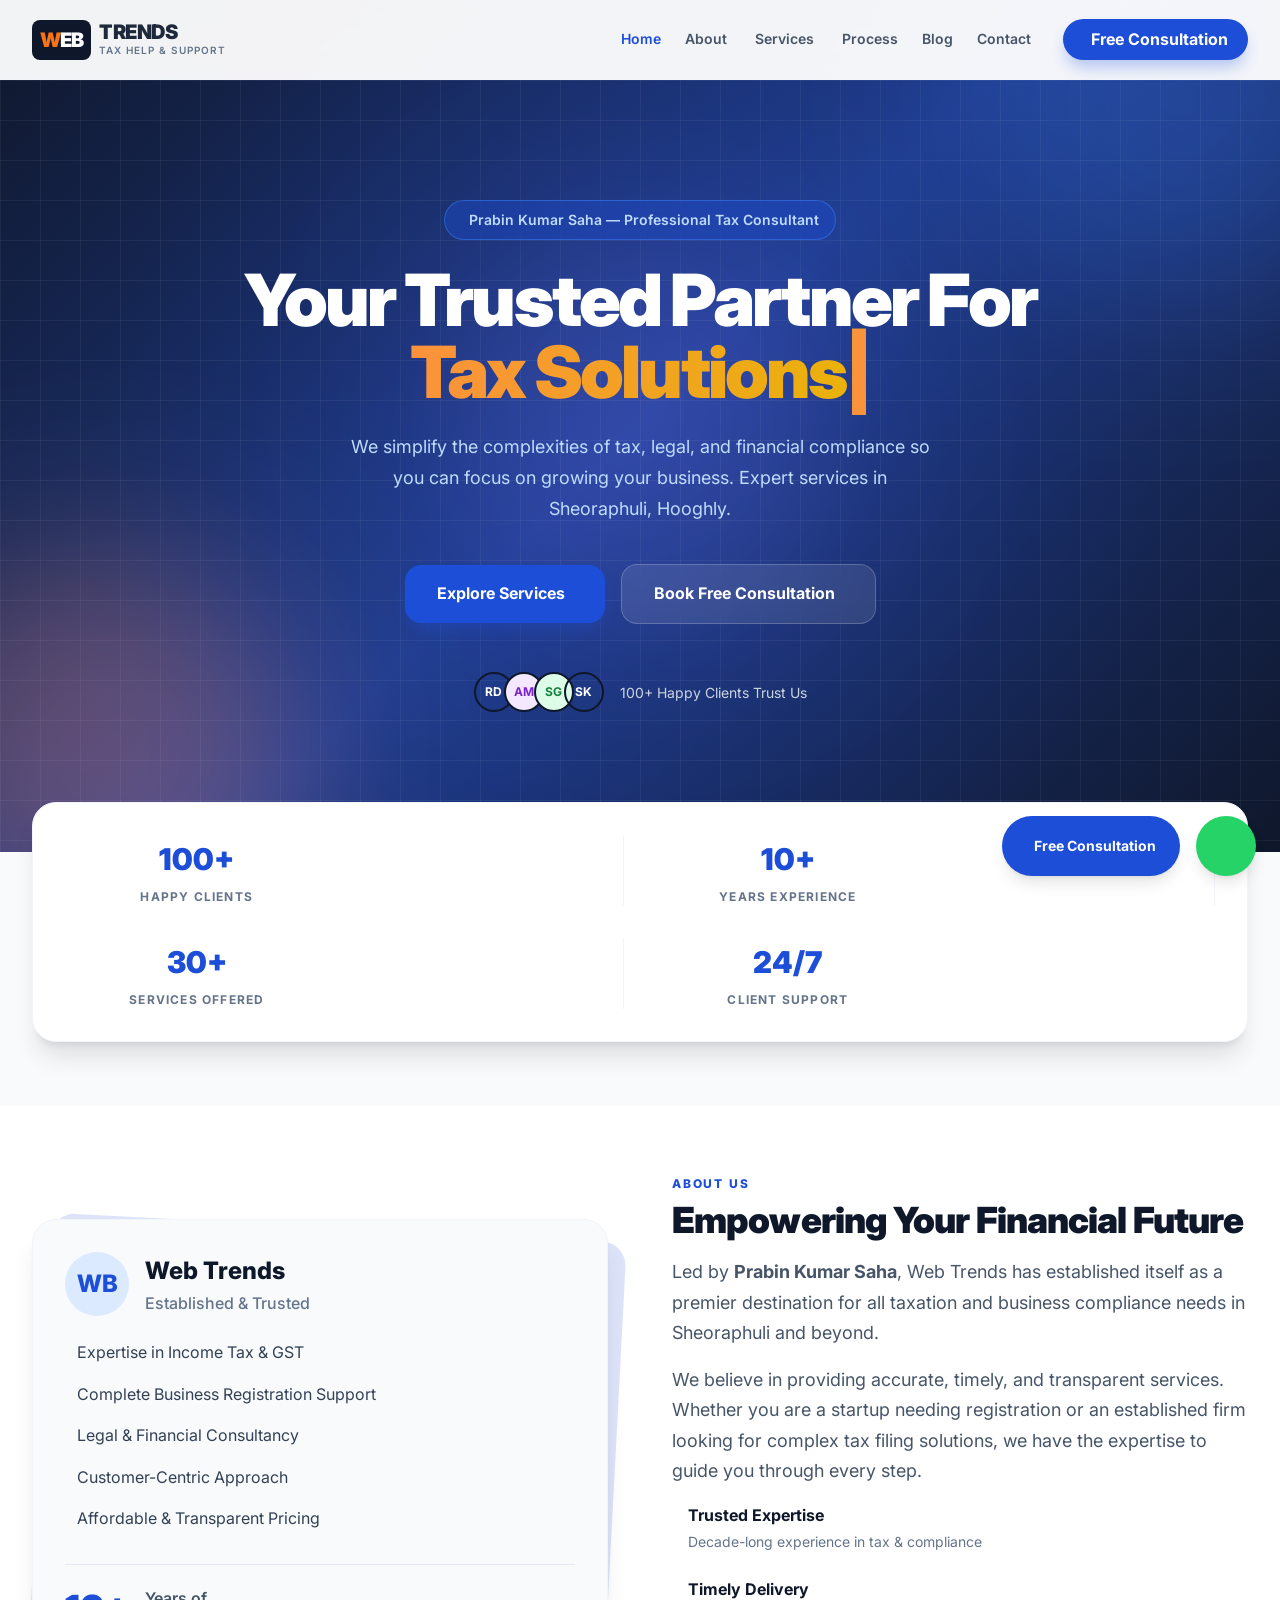
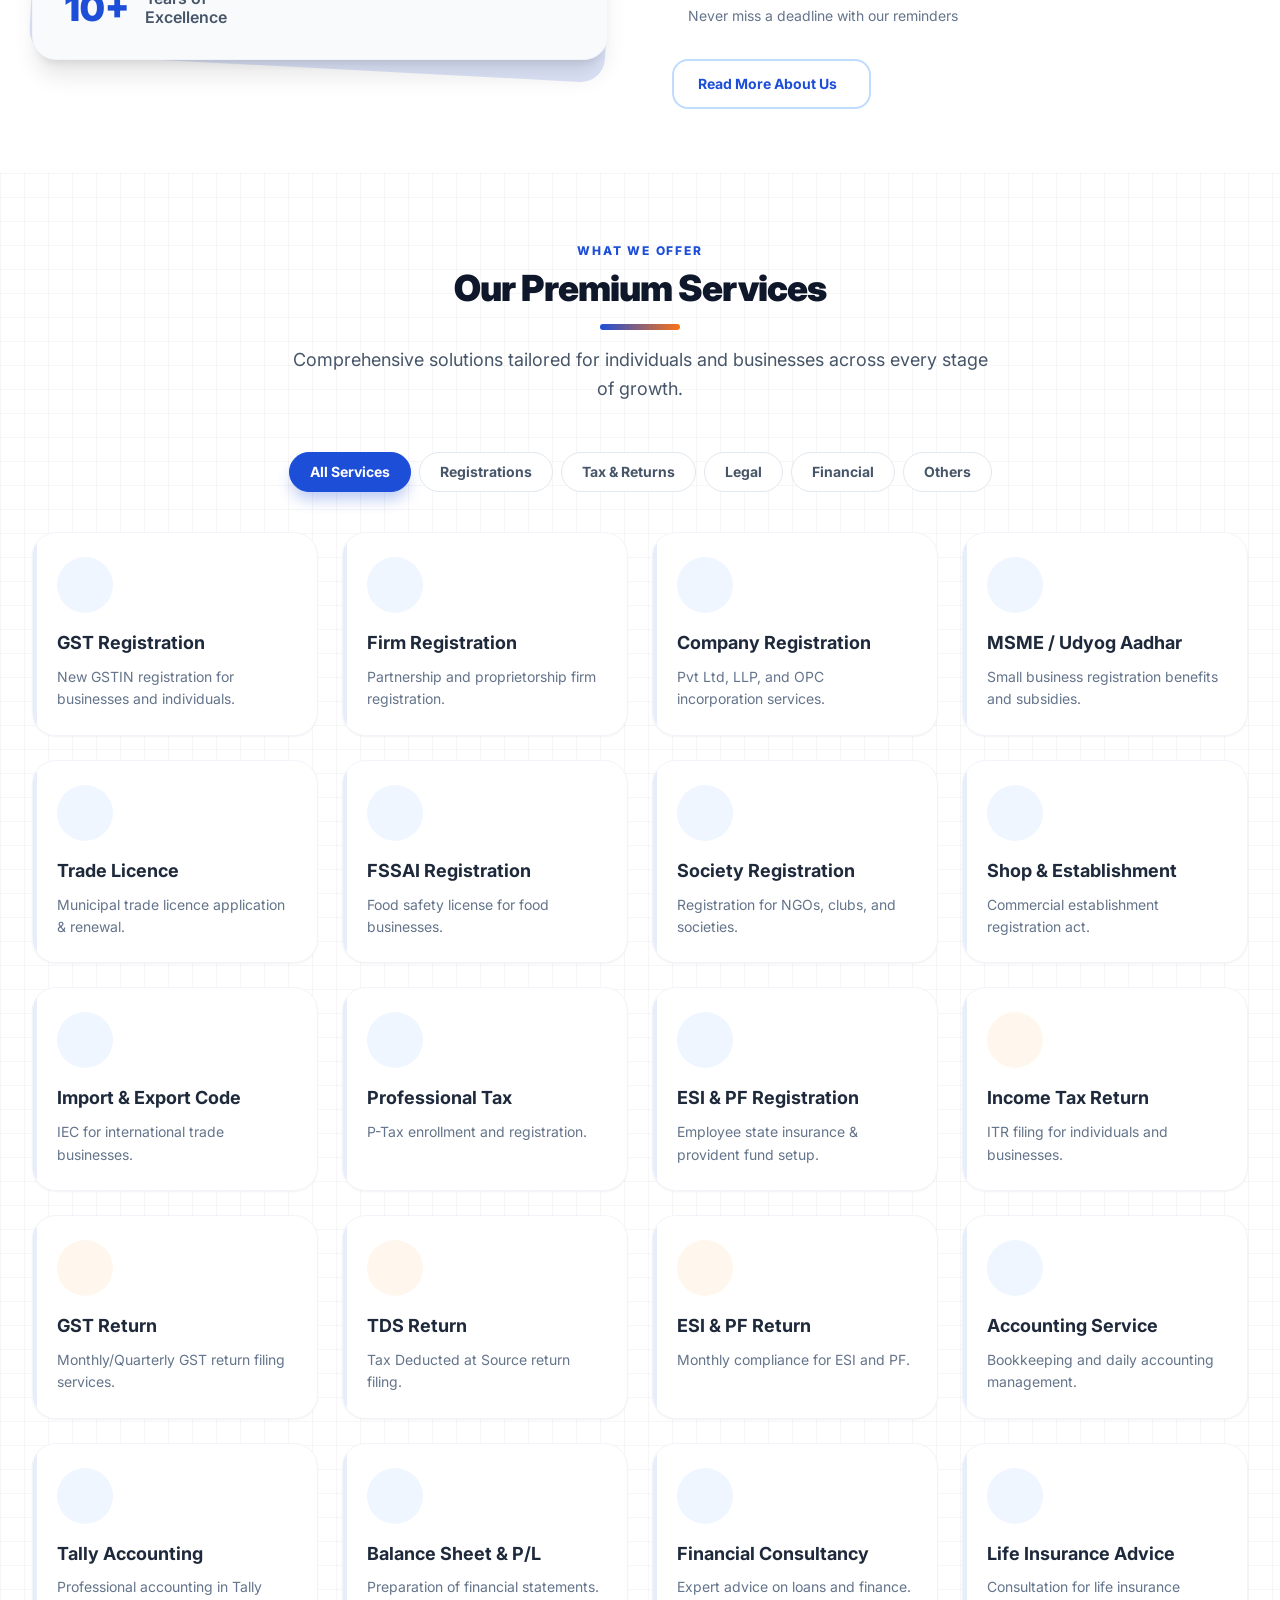
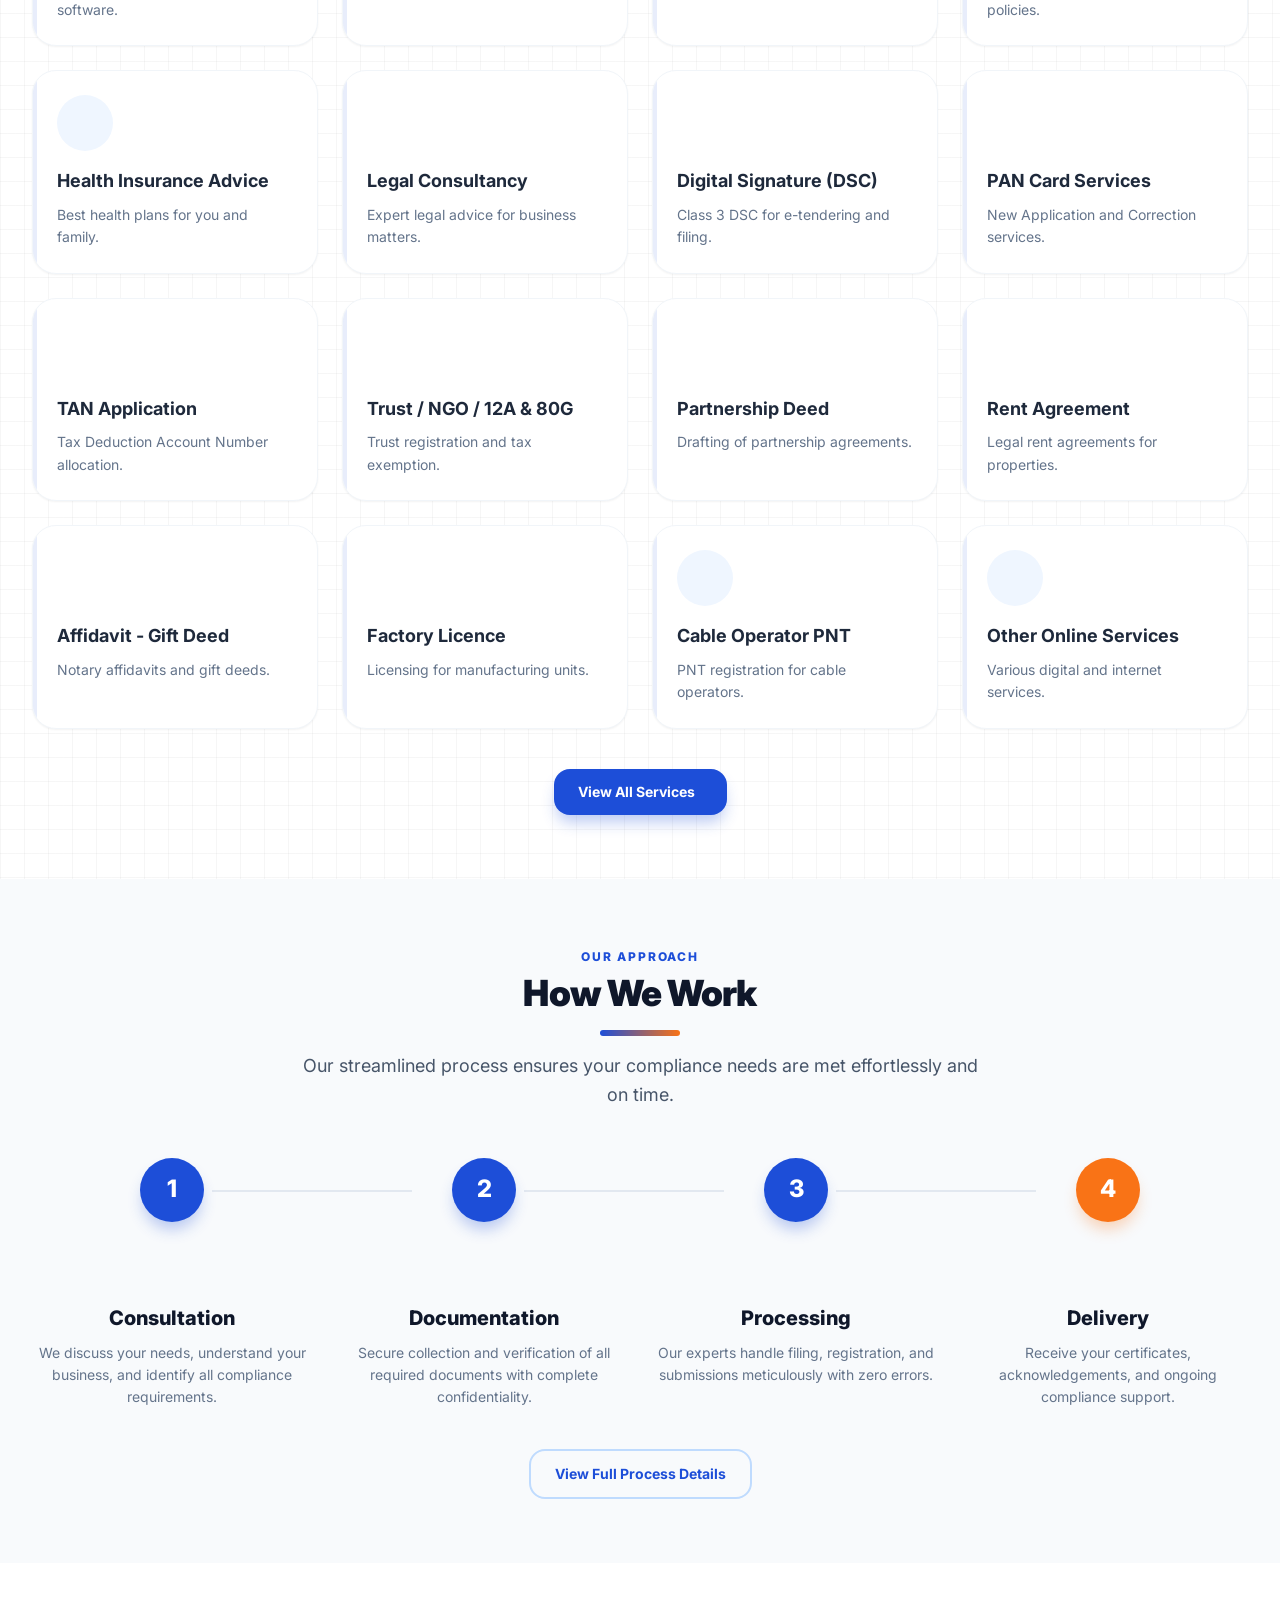
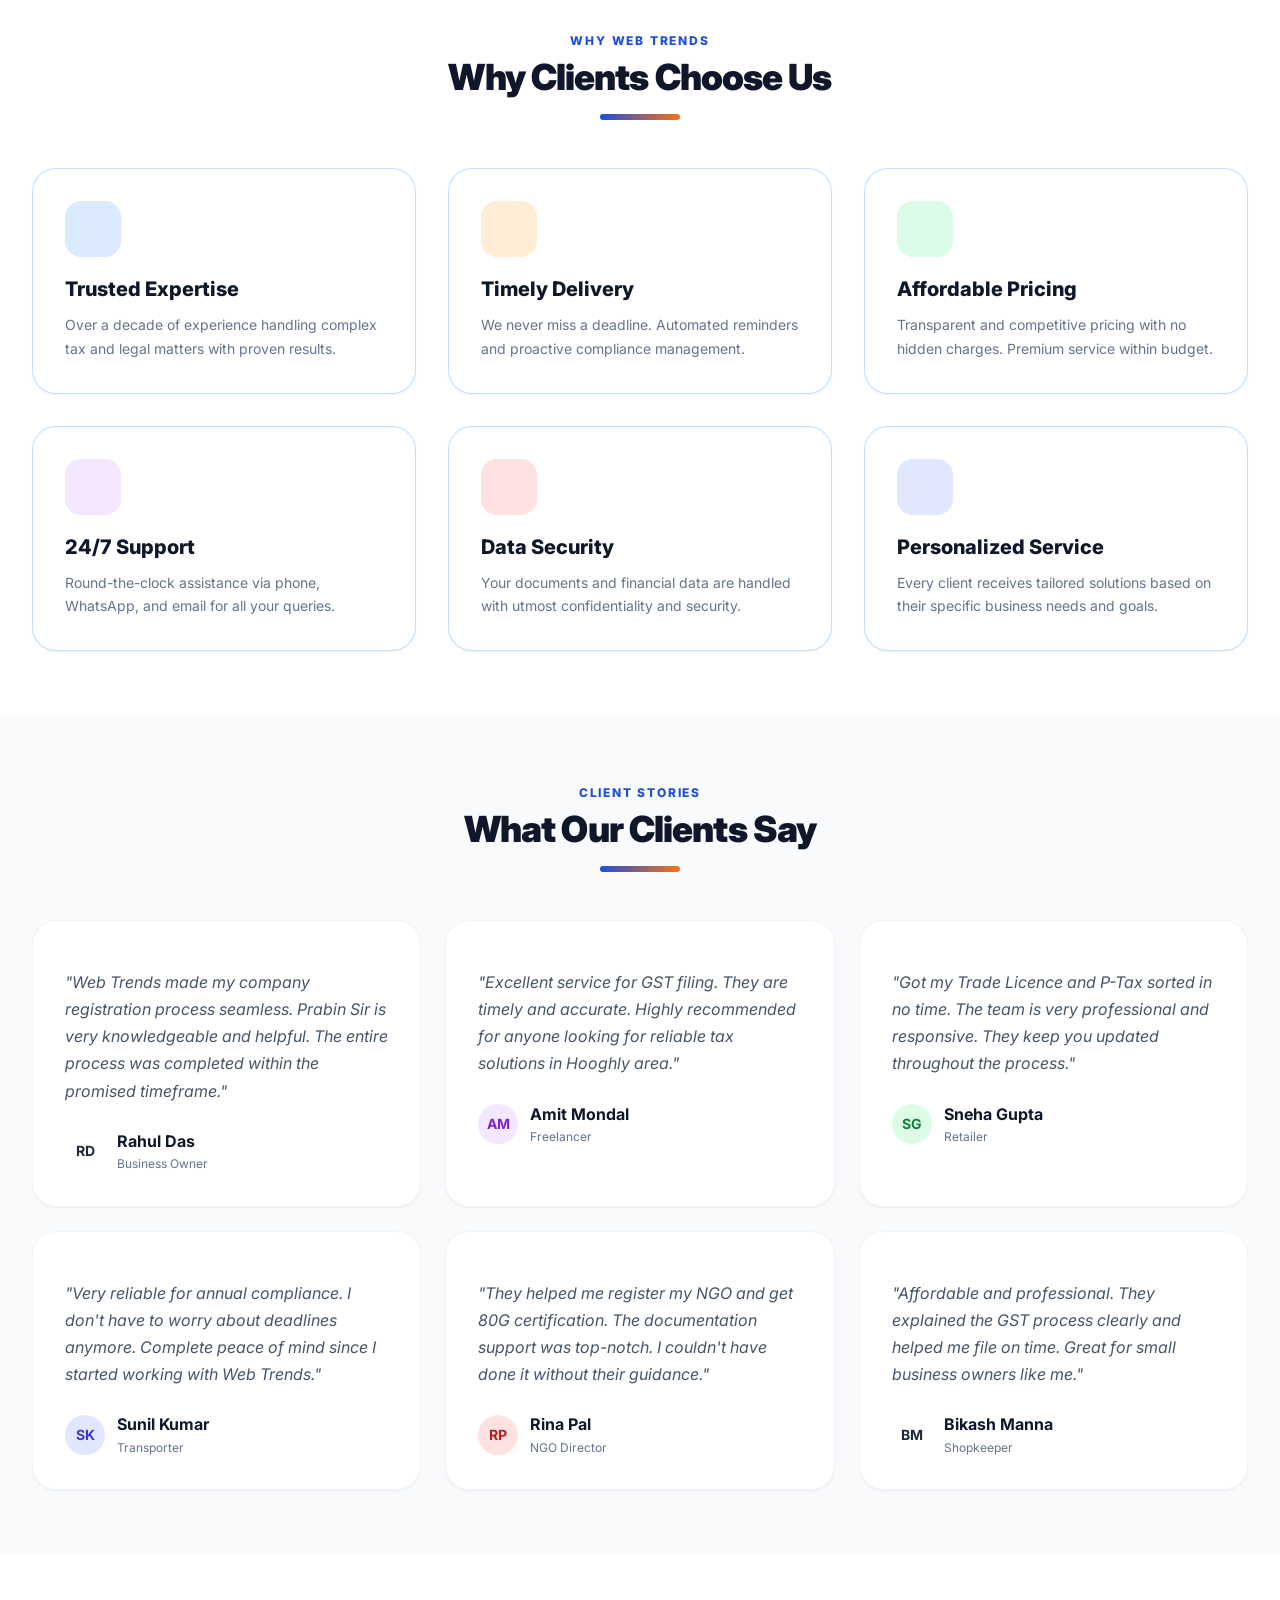
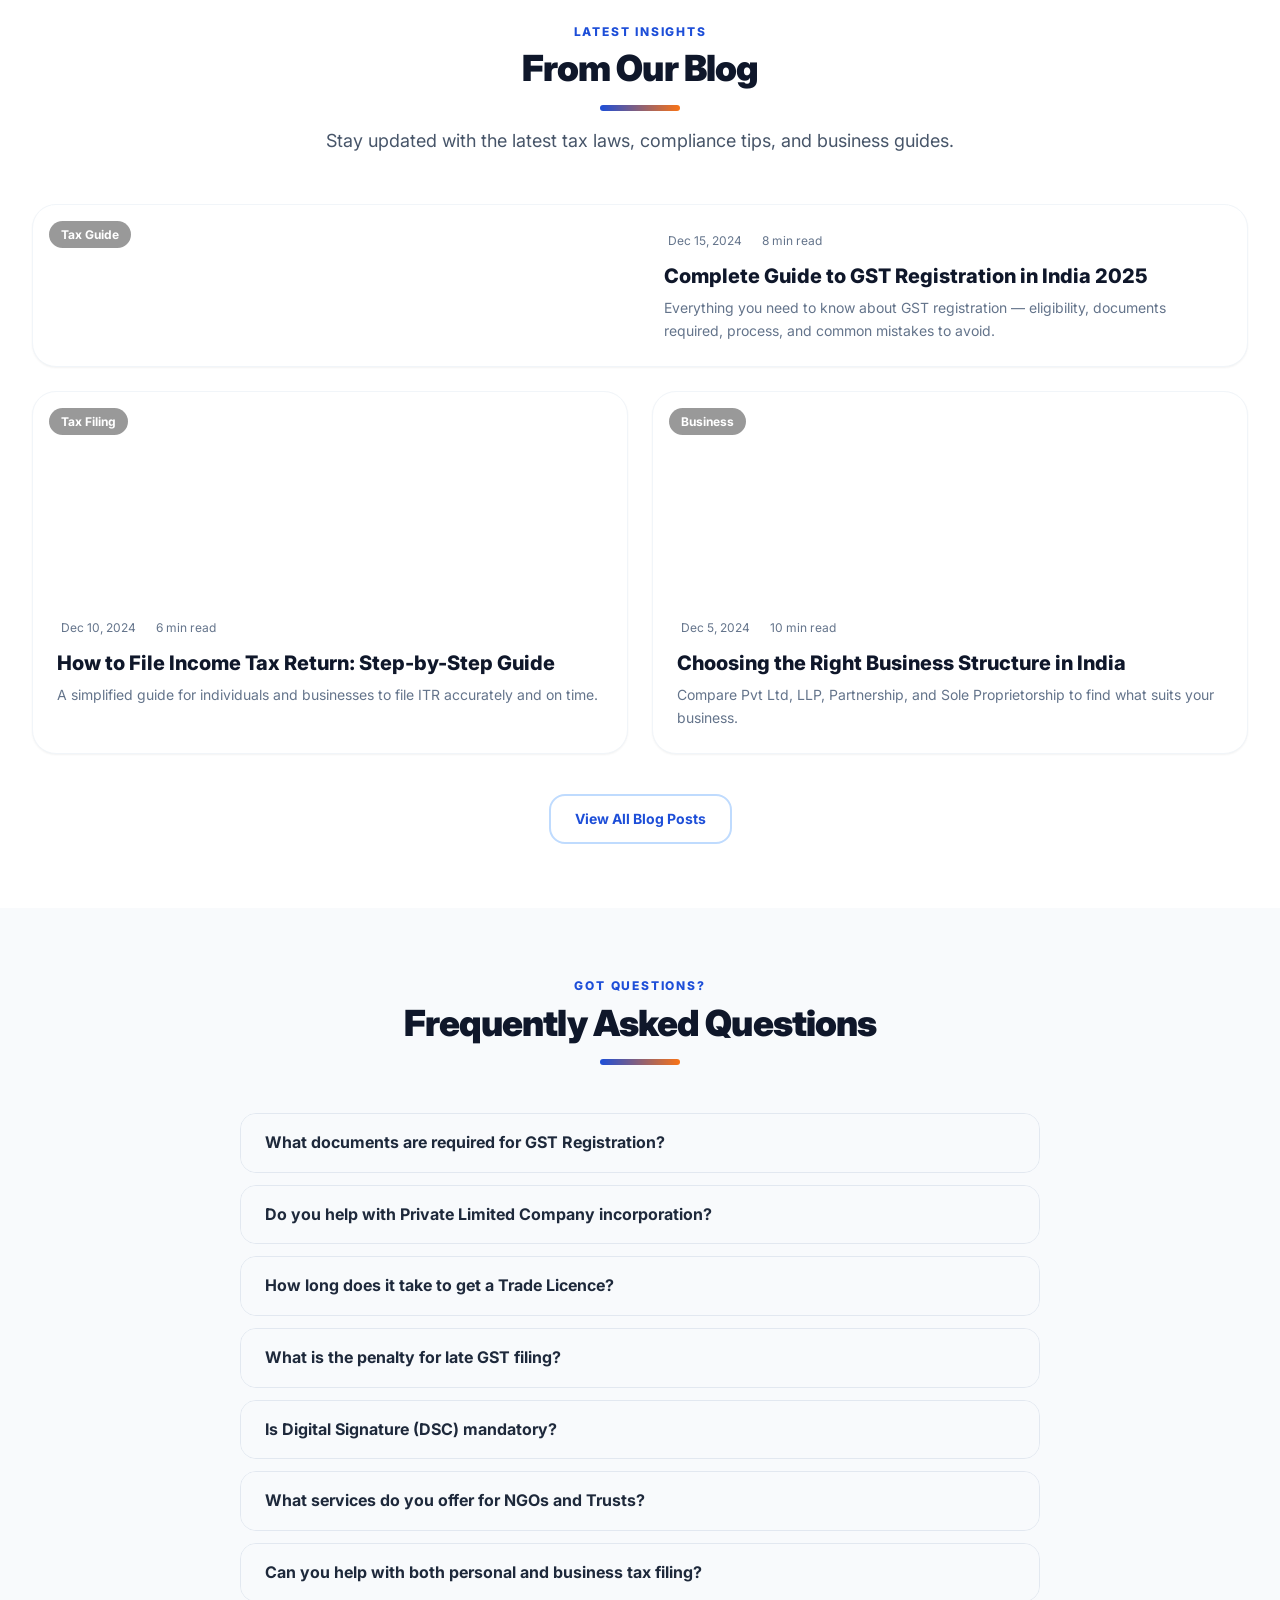
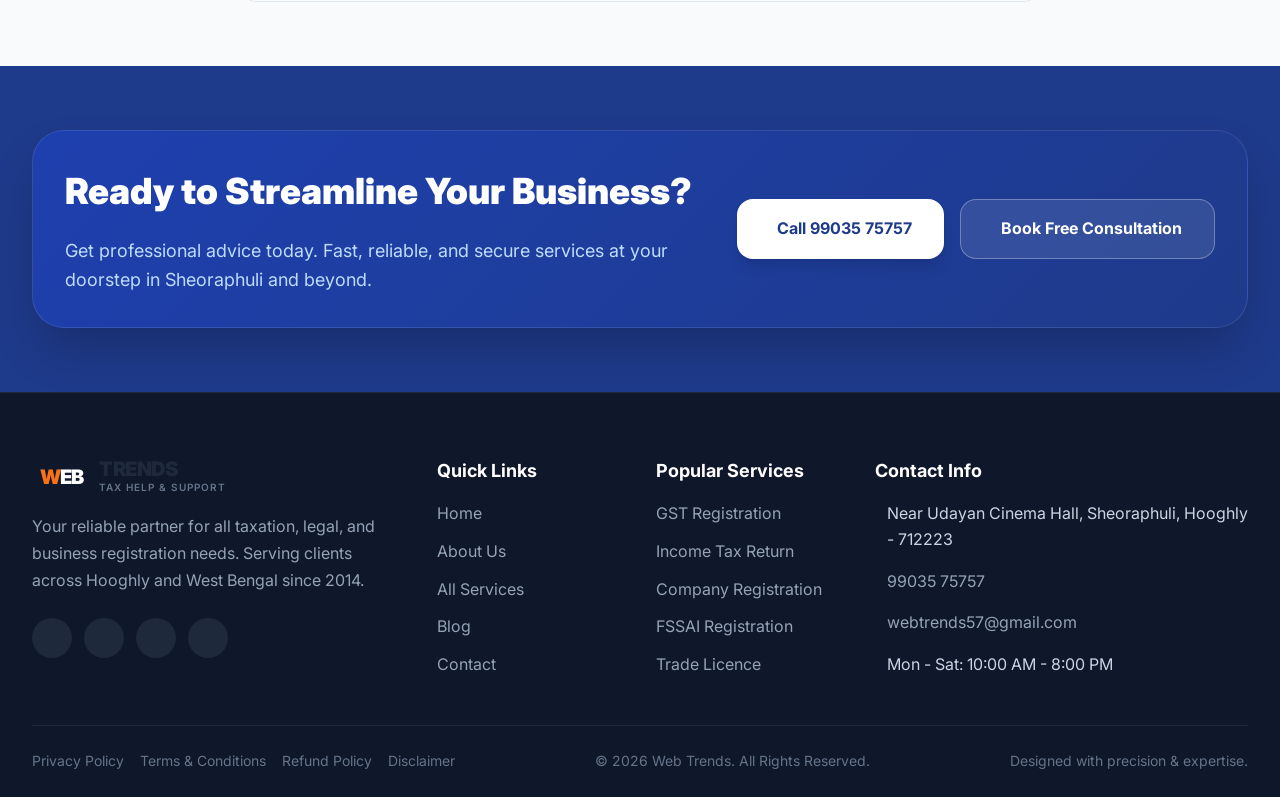
<file: index 20.5.26 3.51pm backup.html>
<!doctype html>
<html lang="en" class="scroll-smooth">

<head>
    <meta charset="UTF-8" />
    <meta name="viewport" content="width=device-width, initial-scale=1.0" />
    <title>Web Trends - Tax Help & Support | Sheoraphuli, Hooghly</title>
    <meta name="description"
        content="Web Trends offers expert tax consultation, GST registration, income tax filing, company registration, and legal compliance services in Sheoraphuli, Hooghly. Led by Prabin Kumar Saha." />
    <meta name="keywords"
        content="tax consultant, GST registration, income tax, company registration, FSSAI, trade licence, Sheoraphuli, Hooghly, Web Trends" />
    <meta name="author" content="Web Trends - Prabin Kumar Saha" />
    <meta name="robots" content="index, follow" />
    <link rel="canonical" href="https://webtrends.in" />
    <meta property="og:title" content="Web Trends - Tax Help & Support" />
    <meta property="og:description"
        content="Expert tax consultation, GST, ITR filing & business registration services in Sheoraphuli, Hooghly." />
    <meta property="og:type" content="website" />
    <meta property="og:url" content="https://webtrends.in" />
    <link rel="preconnect" href="https://fonts.googleapis.com" />
    <link rel="preconnect" href="https://fonts.gstatic.com" crossorigin />
    <link href="https://fonts.googleapis.com/css2?family=Inter:wght@300;400;500;600;700;800;900&display=swap"
        rel="stylesheet" />
    <link rel="stylesheet" href="styles.css" />
    <link rel="stylesheet" href="https://cdnjs.cloudflare.com/ajax/libs/font-awesome/6.5.1/css/all.min.css"
        integrity="sha512-DTOQO9RWCH3ppGqcWaEA1BIZOC6xxalwEsw9c2QQeAIftl+Vegovlnee1c9QX4TctnWMn13TZye+giMm8e2LwA=="
        crossorigin="anonymous" referrerpolicy="no-referrer" />
</head>

<body class="antialiased">
    <!-- ===== PRELOADER ===== -->
    <div id="preloader" class="preloader">
        <div class="preloader-inner">
            <div class="preloader-logo">
                <span class="preloader-w">W</span><span class="preloader-t">T</span>
            </div>
            <div class="preloader-bar">
                <div class="preloader-bar-fill"></div>
            </div>
            <p class="preloader-text">Loading Web Trends...</p>
        </div>
    </div>

    <!-- ===== NAVIGATION ===== -->
    <nav id="main-nav" class="main-nav">
        <div class="nav-container">
            <div class="nav-inner">
                <!-- Logo -->
                <a href="#home" class="nav-logo" data-route="home">
                    <div class="nav-logo-icon">
                        <span class="nav-logo-w">W</span><span class="nav-logo-eb">EB</span>
                    </div>
                    <div class="nav-logo-text">
                        <span class="nav-logo-name">TRENDS</span>
                        <span class="nav-logo-tagline">Tax Help & Support</span>
                    </div>
                </a>

                <!-- Desktop Menu -->
                <div class="nav-desktop">
                    <div class="nav-links">
                        <a href="#home" data-route="home" class="nav-link active">Home</a>
                        <div class="nav-dropdown">
                            <a href="#about" data-route="about" class="nav-link">About <i data-lucide="chevron-down"
                                    class="nav-dropdown-arrow"></i></a>
                            <div class="nav-dropdown-menu">
                                <a href="#about" data-route="about" class="nav-dropdown-item">About Us</a>
                                <a href="#team" data-route="team" class="nav-dropdown-item">Our Team</a>
                                <a href="#why-choose-us" data-route="why-choose-us" class="nav-dropdown-item">Why Choose
                                    Us</a>
                            </div>
                        </div>
                        <div class="nav-dropdown">
                            <a href="#services" data-route="services" class="nav-link">Services <i
                                    data-lucide="chevron-down" class="nav-dropdown-arrow"></i></a>
                            <div class="nav-dropdown-menu nav-dropdown-menu-wide">
                                <div class="nav-dropdown-grid">
                                    <div class="nav-dropdown-col">
                                        <h4 class="nav-dropdown-heading">Registrations</h4>
                                        <a href="#service-gst-registration" data-route="service-gst-registration"
                                            class="nav-dropdown-item">GST Registration</a>
                                        <a href="#service-company-registration"
                                            data-route="service-company-registration" class="nav-dropdown-item">Company
                                            Registration</a>
                                        <a href="#service-fssai-registration" data-route="service-fssai-registration"
                                            class="nav-dropdown-item">FSSAI Registration</a>
                                        <a href="#service-trade-licence" data-route="service-trade-licence"
                                            class="nav-dropdown-item">Trade Licence</a>
                                    </div>
                                    <div class="nav-dropdown-col">
                                        <h4 class="nav-dropdown-heading">Tax & Returns</h4>
                                        <a href="#service-income-tax-return" data-route="service-income-tax-return"
                                            class="nav-dropdown-item">Income Tax Return</a>
                                        <a href="#services" data-route="services" class="nav-dropdown-item">GST
                                            Return</a>
                                        <a href="#services" data-route="services" class="nav-dropdown-item">TDS
                                            Return</a>
                                    </div>
                                    <div class="nav-dropdown-col">
                                        <h4 class="nav-dropdown-heading">Legal & Others</h4>
                                        <a href="#services" data-route="services" class="nav-dropdown-item">Legal
                                            Consultancy</a>
                                        <a href="#services" data-route="services" class="nav-dropdown-item">Digital
                                            Signature</a>
                                        <a href="#services" data-route="services" class="nav-dropdown-item">PAN Card</a>
                                    </div>
                                </div>
                                <div class="nav-dropdown-cta">
                                    <a href="#services" data-route="services" class="nav-dropdown-cta-link">View All 30+
                                        Services <i data-lucide="arrow-right"></i></a>
                                </div>
                            </div>
                        </div>
                        <a href="#process" data-route="process" class="nav-link">Process</a>
                        <a href="#blog" data-route="blog" class="nav-link">Blog</a>
                        <a href="#contact" data-route="contact" class="nav-link">Contact</a>
                    </div>
                    <a href="#contact" data-route="contact" class="nav-cta-btn">
                        <i data-lucide="phone" class="nav-cta-icon"></i>
                        Free Consultation
                    </a>
                </div>

                <!-- Mobile Menu Button -->
                <button id="mobile-menu-btn" class="mobile-menu-btn" aria-label="Toggle Menu">
                    <span class="hamburger-line"></span>
                    <span class="hamburger-line"></span>
                    <span class="hamburger-line"></span>
                </button>
            </div>
        </div>

        <!-- Mobile Menu -->
        <div id="mobile-menu" class="mobile-menu">
            <div class="mobile-menu-inner">
                <div class="mobile-menu-header">
                    <div class="mobile-menu-logo">
                        <span class="nav-logo-w">W</span><span>TRENDS</span>
                    </div>
                    <button id="mobile-menu-close" class="mobile-menu-close" aria-label="Close Menu">
                        <i data-lucide="x"></i>
                    </button>
                </div>
                <div class="mobile-menu-links">
                    <a href="#home" data-route="home" class="mobile-link">Home</a>
                    <a href="#about" data-route="about" class="mobile-link">About Us</a>
                    <a href="#services" data-route="services" class="mobile-link">Services</a>
                    <a href="#service-gst-registration" data-route="service-gst-registration"
                        class="mobile-link mobile-link-sub">— GST Registration</a>
                    <a href="#service-company-registration" data-route="service-company-registration"
                        class="mobile-link mobile-link-sub">— Company Registration</a>
                    <a href="#service-income-tax-return" data-route="service-income-tax-return"
                        class="mobile-link mobile-link-sub">— Income Tax Return</a>
                    <a href="#service-fssai-registration" data-route="service-fssai-registration"
                        class="mobile-link mobile-link-sub">— FSSAI Registration</a>
                    <a href="#service-trade-licence" data-route="service-trade-licence"
                        class="mobile-link mobile-link-sub">— Trade Licence</a>
                    <a href="#process" data-route="process" class="mobile-link">Process</a>
                    <a href="#blog" data-route="blog" class="mobile-link">Blog</a>
                    <a href="#team" data-route="team" class="mobile-link">Our Team</a>
                    <a href="#contact" data-route="contact" class="mobile-link">Contact</a>
                </div>
                <div class="mobile-menu-footer">
                    <a href="tel:9903575757" class="mobile-menu-call">
                        <i data-lucide="phone"></i>
                        Call: 99035 75757
                    </a>
                    <div class="mobile-menu-social">
                        <a href="#" class="mobile-social-icon"><i data-lucide="facebook"></i></a>
                        <a href="#" class="mobile-social-icon"><i data-lucide="instagram"></i></a>
                        <a href="#" class="mobile-social-icon"><i data-lucide="linkedin"></i></a>
                        <a href="#" class="mobile-social-icon"><i data-lucide="youtube"></i></a>
                    </div>
                </div>
            </div>
        </div>
    </nav>

    <!-- ===== PAGE CONTAINER ===== -->
    <main id="page-container">

        <!-- ==================== HOME PAGE ==================== -->
        <section data-page="home" class="page-section active">

            <!-- Hero Section -->
            <div class="hero-section">
                <div class="hero-bg-gradient"></div>
                <div class="hero-blob hero-blob-1"></div>
                <div class="hero-blob hero-blob-2"></div>
                <div class="hero-blob hero-blob-3"></div>
                <div class="hero-grid-overlay"></div>

                <div class="container hero-content">
                    <div class="hero-badge">
                        <i data-lucide="award" class="hero-badge-icon"></i>
                        Prabin Kumar Saha — Professional Tax Consultant
                    </div>
                    <h1 class="hero-title">
                        Your Trusted Partner For<br />
                        <span class="hero-title-highlight typewriter-cursor" id="typewriter-text"></span>
                    </h1>
                    <p class="hero-subtitle">
                        We simplify the complexities of tax, legal, and financial compliance
                        so you can focus on growing your business. Expert services in
                        Sheoraphuli, Hooghly.
                    </p>
                    <div class="hero-actions">
                        <a href="#services" data-route="services" class="btn btn-primary btn-lg">
                            Explore Services
                            <i data-lucide="chevron-right"></i>
                        </a>
                        <button class="btn btn-glass btn-lg" id="hero-consult-btn">
                            Book Free Consultation
                            <i data-lucide="calendar"></i>
                        </button>
                    </div>
                    <div class="hero-trust">
                        <div class="hero-trust-avatars">
                            <div class="hero-avatar"
                                style="background-color: var(--color-blue-100); color: var(--color-blue-700);">RD</div>
                            <div class="hero-avatar"
                                style="background-color: var(--color-purple-100); color: var(--color-purple-700);">AM
                            </div>
                            <div class="hero-avatar"
                                style="background-color: var(--color-green-100); color: var(--color-green-700);">SG
                            </div>
                            <div class="hero-avatar"
                                style="background-color: var(--color-orange-100); color: var(--color-orange-700);">SK
                            </div>
                        </div>
                        <div class="hero-trust-text">
                            <div class="hero-trust-stars">
                                <i data-lucide="star" class="star-filled"></i>
                                <i data-lucide="star" class="star-filled"></i>
                                <i data-lucide="star" class="star-filled"></i>
                                <i data-lucide="star" class="star-filled"></i>
                                <i data-lucide="star" class="star-filled"></i>
                            </div>
                            <span>100+ Happy Clients Trust Us</span>
                        </div>
                    </div>
                </div>
            </div>

            <!-- Stats Bar -->
            <div class="stats-bar-wrapper">
                <div class="container">
                    <div class="stats-bar">
                        <div class="stat-item">
                            <div class="stat-number">100+</div>
                            <div class="stat-label">Happy Clients</div>
                        </div>
                        <div class="stat-divider"></div>
                        <div class="stat-item">
                            <div class="stat-number">10+</div>
                            <div class="stat-label">Years Experience</div>
                        </div>
                        <div class="stat-divider"></div>
                        <div class="stat-item">
                            <div class="stat-number">30+</div>
                            <div class="stat-label">Services Offered</div>
                        </div>
                        <div class="stat-divider"></div>
                        <div class="stat-item">
                            <div class="stat-number">24/7</div>
                            <div class="stat-label">Client Support</div>
                        </div>
                    </div>
                </div>
            </div>

            <!-- About Snippet -->
            <div class="section section-white">
                <div class="container">
                    <div class="about-preview-grid">
                        <div class="about-preview-card-wrapper">
                            <div class="about-preview-card-accent"></div>
                            <div class="about-preview-card">
                                <div class="about-preview-card-header">
                                    <div class="about-preview-avatar">WB</div>
                                    <div>
                                        <h3 class="about-preview-name">Web Trends</h3>
                                        <p class="about-preview-subtitle">Established & Trusted</p>
                                    </div>
                                </div>
                                <ul class="about-preview-list">
                                    <li class="about-preview-item">
                                        <i data-lucide="check-circle" class="about-check-icon"></i>
                                        <span>Expertise in Income Tax & GST</span>
                                    </li>
                                    <li class="about-preview-item">
                                        <i data-lucide="check-circle" class="about-check-icon"></i>
                                        <span>Complete Business Registration Support</span>
                                    </li>
                                    <li class="about-preview-item">
                                        <i data-lucide="check-circle" class="about-check-icon"></i>
                                        <span>Legal & Financial Consultancy</span>
                                    </li>
                                    <li class="about-preview-item">
                                        <i data-lucide="check-circle" class="about-check-icon"></i>
                                        <span>Customer-Centric Approach</span>
                                    </li>
                                    <li class="about-preview-item">
                                        <i data-lucide="check-circle" class="about-check-icon"></i>
                                        <span>Affordable & Transparent Pricing</span>
                                    </li>
                                </ul>
                                <div class="about-preview-experience">
                                    <div class="about-exp-number">10+</div>
                                    <div class="about-exp-text">Years of<br />Excellence</div>
                                </div>
                            </div>
                        </div>
                        <div class="about-preview-content">
                            <div class="section-label">About Us</div>
                            <h2 class="section-title">Empowering Your Financial Future</h2>
                            <p class="about-preview-text">
                                Led by <strong>Prabin Kumar Saha</strong>, Web Trends has established itself as a
                                premier
                                destination for all taxation and business compliance needs in Sheoraphuli and beyond.
                            </p>
                            <p class="about-preview-text">
                                We believe in providing accurate, timely, and transparent services. Whether you are a
                                startup needing registration or an established firm looking for complex tax filing
                                solutions,
                                we have the expertise to guide you through every step.
                            </p>
                            <div class="about-preview-highlights">
                                <div class="about-highlight-item">
                                    <i data-lucide="shield-check" class="about-highlight-icon"></i>
                                    <div>
                                        <strong>Trusted Expertise</strong>
                                        <p>Decade-long experience in tax & compliance</p>
                                    </div>
                                </div>
                                <div class="about-highlight-item">
                                    <i data-lucide="clock" class="about-highlight-icon"></i>
                                    <div>
                                        <strong>Timely Delivery</strong>
                                        <p>Never miss a deadline with our reminders</p>
                                    </div>
                                </div>
                            </div>
                            <a href="#about" data-route="about" class="btn btn-outline">
                                Read More About Us
                                <i data-lucide="arrow-right"></i>
                            </a>
                        </div>
                    </div>
                </div>
            </div>

            <!-- Services Snippet -->
            <div class="section section-grid-bg">
                <div class="container">
                    <div class="section-header-center">
                        <div class="section-label">What We Offer</div>
                        <h2 class="section-title">Our Premium Services</h2>
                        <div class="section-divider"></div>
                        <p class="section-subtitle">Comprehensive solutions tailored for individuals and businesses
                            across every stage of growth.</p>
                    </div>

                    <!-- Service Tabs -->
                    <div class="service-tabs" id="service-tabs">
                        <button class="tab-btn active" data-tab="all">All Services</button>
                        <button class="tab-btn" data-tab="registration">Registrations</button>
                        <button class="tab-btn" data-tab="tax">Tax & Returns</button>
                        <button class="tab-btn" data-tab="legal">Legal</button>
                        <button class="tab-btn" data-tab="finance">Financial</button>
                        <button class="tab-btn" data-tab="other">Others</button>
                    </div>

                    <!-- Services Grid -->
                    <div id="services-grid" class="services-grid">
                        <!-- Populated by JS -->
                    </div>

                    <div class="section-cta-center">
                        <a href="#services" data-route="services" class="btn btn-primary">
                            View All Services
                            <i data-lucide="arrow-right"></i>
                        </a>
                    </div>
                </div>
            </div>

            <!-- Process Snippet -->
            <div class="section section-light">
                <div class="container">
                    <div class="section-header-center">
                        <div class="section-label">Our Approach</div>
                        <h2 class="section-title">How We Work</h2>
                        <div class="section-divider"></div>
                        <p class="section-subtitle">Our streamlined process ensures your compliance needs are met
                            effortlessly and on time.</p>
                    </div>
                    <div class="process-grid">
                        <div class="process-step">
                            <div class="process-step-number">1</div>
                            <div class="process-step-line"></div>
                            <div class="process-step-icon">
                                <i data-lucide="message-circle"></i>
                            </div>
                            <h3 class="process-step-title">Consultation</h3>
                            <p class="process-step-text">We discuss your needs, understand your business, and identify
                                all compliance requirements.</p>
                        </div>
                        <div class="process-step">
                            <div class="process-step-number">2</div>
                            <div class="process-step-line"></div>
                            <div class="process-step-icon process-step-icon-outline">
                                <i data-lucide="file-check"></i>
                            </div>
                            <h3 class="process-step-title">Documentation</h3>
                            <p class="process-step-text">Secure collection and verification of all required documents
                                with complete confidentiality.</p>
                        </div>
                        <div class="process-step">
                            <div class="process-step-number">3</div>
                            <div class="process-step-line"></div>
                            <div class="process-step-icon process-step-icon-outline">
                                <i data-lucide="settings"></i>
                            </div>
                            <h3 class="process-step-title">Processing</h3>
                            <p class="process-step-text">Our experts handle filing, registration, and submissions
                                meticulously with zero errors.</p>
                        </div>
                        <div class="process-step">
                            <div class="process-step-number process-step-number-accent">4</div>
                            <div class="process-step-icon process-step-icon-accent">
                                <i data-lucide="check-circle"></i>
                            </div>
                            <h3 class="process-step-title">Delivery</h3>
                            <p class="process-step-text">Receive your certificates, acknowledgements, and ongoing
                                compliance support.</p>
                        </div>
                    </div>
                    <div class="section-cta-center">
                        <a href="#process" data-route="process" class="btn btn-outline">View Full Process Details</a>
                    </div>
                </div>
            </div>

            <!-- Why Choose Us -->
            <div class="section section-white">
                <div class="container">
                    <div class="section-header-center">
                        <div class="section-label">Why Web Trends</div>
                        <h2 class="section-title">Why Clients Choose Us</h2>
                        <div class="section-divider"></div>
                    </div>
                    <div class="features-grid">
                        <div class="feature-card">
                            <div class="feature-icon feature-icon-blue">
                                <i data-lucide="shield-check"></i>
                            </div>
                            <h3 class="feature-title">Trusted Expertise</h3>
                            <p class="feature-text">Over a decade of experience handling complex tax and legal matters
                                with proven results.</p>
                        </div>
                        <div class="feature-card">
                            <div class="feature-icon feature-icon-orange">
                                <i data-lucide="clock"></i>
                            </div>
                            <h3 class="feature-title">Timely Delivery</h3>
                            <p class="feature-text">We never miss a deadline. Automated reminders and proactive
                                compliance management.</p>
                        </div>
                        <div class="feature-card">
                            <div class="feature-icon feature-icon-green">
                                <i data-lucide="indian-rupee"></i>
                            </div>
                            <h3 class="feature-title">Affordable Pricing</h3>
                            <p class="feature-text">Transparent and competitive pricing with no hidden charges. Premium
                                service within budget.</p>
                        </div>
                        <div class="feature-card">
                            <div class="feature-icon feature-icon-purple">
                                <i data-lucide="headphones"></i>
                            </div>
                            <h3 class="feature-title">24/7 Support</h3>
                            <p class="feature-text">Round-the-clock assistance via phone, WhatsApp, and email for all
                                your queries.</p>
                        </div>
                        <div class="feature-card">
                            <div class="feature-icon feature-icon-red">
                                <i data-lucide="lock"></i>
                            </div>
                            <h3 class="feature-title">Data Security</h3>
                            <p class="feature-text">Your documents and financial data are handled with utmost
                                confidentiality and security.</p>
                        </div>
                        <div class="feature-card">
                            <div class="feature-icon feature-icon-indigo">
                                <i data-lucide="users"></i>
                            </div>
                            <h3 class="feature-title">Personalized Service</h3>
                            <p class="feature-text">Every client receives tailored solutions based on their specific
                                business needs and goals.</p>
                        </div>
                    </div>
                </div>
            </div>

            <!-- Testimonials -->
            <div class="section section-light">
                <div class="container">
                    <div class="section-header-center">
                        <div class="section-label">Client Stories</div>
                        <h2 class="section-title">What Our Clients Say</h2>
                        <div class="section-divider"></div>
                    </div>
                    <div class="testimonials-grid">
                        <div class="testimonial-card">
                            <div class="testimonial-stars">
                                <i data-lucide="star" class="star-filled"></i>
                                <i data-lucide="star" class="star-filled"></i>
                                <i data-lucide="star" class="star-filled"></i>
                                <i data-lucide="star" class="star-filled"></i>
                                <i data-lucide="star" class="star-filled"></i>
                            </div>
                            <p class="testimonial-text">"Web Trends made my company registration process seamless.
                                Prabin Sir is very knowledgeable and helpful. The entire process was completed within
                                the promised timeframe."</p>
                            <div class="testimonial-author">
                                <div class="testimonial-avatar"
                                    style="background-color: var(--color-blue-100); color: var(--color-blue-700);">RD
                                </div>
                                <div>
                                    <h4 class="testimonial-name">Rahul Das</h4>
                                    <p class="testimonial-role">Business Owner</p>
                                </div>
                            </div>
                        </div>
                        <div class="testimonial-card">
                            <div class="testimonial-stars">
                                <i data-lucide="star" class="star-filled"></i>
                                <i data-lucide="star" class="star-filled"></i>
                                <i data-lucide="star" class="star-filled"></i>
                                <i data-lucide="star" class="star-filled"></i>
                                <i data-lucide="star" class="star-filled"></i>
                            </div>
                            <p class="testimonial-text">"Excellent service for GST filing. They are timely and accurate.
                                Highly recommended for anyone looking for reliable tax solutions in Hooghly area."</p>
                            <div class="testimonial-author">
                                <div class="testimonial-avatar"
                                    style="background-color: var(--color-purple-100); color: var(--color-purple-700);">
                                    AM</div>
                                <div>
                                    <h4 class="testimonial-name">Amit Mondal</h4>
                                    <p class="testimonial-role">Freelancer</p>
                                </div>
                            </div>
                        </div>
                        <div class="testimonial-card">
                            <div class="testimonial-stars">
                                <i data-lucide="star" class="star-filled"></i>
                                <i data-lucide="star" class="star-filled"></i>
                                <i data-lucide="star" class="star-filled"></i>
                                <i data-lucide="star" class="star-filled"></i>
                                <i data-lucide="star" class="star-filled"></i>
                            </div>
                            <p class="testimonial-text">"Got my Trade Licence and P-Tax sorted in no time. The team is
                                very professional and responsive. They keep you updated throughout the process."</p>
                            <div class="testimonial-author">
                                <div class="testimonial-avatar"
                                    style="background-color: var(--color-green-100); color: var(--color-green-700);">SG
                                </div>
                                <div>
                                    <h4 class="testimonial-name">Sneha Gupta</h4>
                                    <p class="testimonial-role">Retailer</p>
                                </div>
                            </div>
                        </div>
                        <div class="testimonial-card">
                            <div class="testimonial-stars">
                                <i data-lucide="star" class="star-filled"></i>
                                <i data-lucide="star" class="star-filled"></i>
                                <i data-lucide="star" class="star-filled"></i>
                                <i data-lucide="star" class="star-filled"></i>
                                <i data-lucide="star" class="star-filled"></i>
                            </div>
                            <p class="testimonial-text">"Very reliable for annual compliance. I don't have to worry
                                about deadlines anymore. Complete peace of mind since I started working with Web
                                Trends."</p>
                            <div class="testimonial-author">
                                <div class="testimonial-avatar"
                                    style="background-color: var(--color-indigo-100); color: var(--color-indigo-700);">
                                    SK</div>
                                <div>
                                    <h4 class="testimonial-name">Sunil Kumar</h4>
                                    <p class="testimonial-role">Transporter</p>
                                </div>
                            </div>
                        </div>
                        <div class="testimonial-card">
                            <div class="testimonial-stars">
                                <i data-lucide="star" class="star-filled"></i>
                                <i data-lucide="star" class="star-filled"></i>
                                <i data-lucide="star" class="star-filled"></i>
                                <i data-lucide="star" class="star-filled"></i>
                                <i data-lucide="star" class="star-filled"></i>
                            </div>
                            <p class="testimonial-text">"They helped me register my NGO and get 80G certification. The
                                documentation support was top-notch. I couldn't have done it without their guidance."
                            </p>
                            <div class="testimonial-author">
                                <div class="testimonial-avatar"
                                    style="background-color: var(--color-red-100); color: var(--color-red-700);">RP
                                </div>
                                <div>
                                    <h4 class="testimonial-name">Rina Pal</h4>
                                    <p class="testimonial-role">NGO Director</p>
                                </div>
                            </div>
                        </div>
                        <div class="testimonial-card">
                            <div class="testimonial-stars">
                                <i data-lucide="star" class="star-filled"></i>
                                <i data-lucide="star" class="star-filled"></i>
                                <i data-lucide="star" class="star-filled"></i>
                                <i data-lucide="star" class="star-filled"></i>
                                <i data-lucide="star" class="star-filled"></i>
                            </div>
                            <p class="testimonial-text">"Affordable and professional. They explained the GST process
                                clearly and helped me file on time. Great for small business owners like me."</p>
                            <div class="testimonial-author">
                                <div class="testimonial-avatar"
                                    style="background-color: var(--color-orange-100); color: var(--color-orange-700);">
                                    BM</div>
                                <div>
                                    <h4 class="testimonial-name">Bikash Manna</h4>
                                    <p class="testimonial-role">Shopkeeper</p>
                                </div>
                            </div>
                        </div>
                    </div>
                </div>
            </div>

            <!-- Blog Snippet -->
            <div class="section section-white">
                <div class="container">
                    <div class="section-header-center">
                        <div class="section-label">Latest Insights</div>
                        <h2 class="section-title">From Our Blog</h2>
                        <div class="section-divider"></div>
                        <p class="section-subtitle">Stay updated with the latest tax laws, compliance tips, and business
                            guides.</p>
                    </div>
                    <div class="blog-preview-grid">
                        <a href="#blog-gst-guide" data-route="blog-gst-guide"
                            class="blog-preview-card blog-preview-card-large">
                            <div class="blog-preview-image"
                                style="background: linear-gradient(135deg, var(--color-blue-600), var(--color-blue-800));">
                                <div class="blog-preview-image-icon"><i data-lucide="receipt"></i></div>
                                <div class="blog-preview-category">Tax Guide</div>
                            </div>
                            <div class="blog-preview-content">
                                <div class="blog-preview-meta">
                                    <span><i data-lucide="calendar"></i> Dec 15, 2024</span>
                                    <span><i data-lucide="clock"></i> 8 min read</span>
                                </div>
                                <h3 class="blog-preview-title">Complete Guide to GST Registration in India 2025</h3>
                                <p class="blog-preview-excerpt">Everything you need to know about GST registration —
                                    eligibility, documents required, process, and common mistakes to avoid.</p>
                            </div>
                        </a>
                        <a href="#blog-itr-filing" data-route="blog-itr-filing" class="blog-preview-card">
                            <div class="blog-preview-image"
                                style="background: linear-gradient(135deg, var(--color-orange-500), var(--color-orange-700));">
                                <div class="blog-preview-image-icon"><i data-lucide="calculator"></i></div>
                                <div class="blog-preview-category">Tax Filing</div>
                            </div>
                            <div class="blog-preview-content">
                                <div class="blog-preview-meta">
                                    <span><i data-lucide="calendar"></i> Dec 10, 2024</span>
                                    <span><i data-lucide="clock"></i> 6 min read</span>
                                </div>
                                <h3 class="blog-preview-title">How to File Income Tax Return: Step-by-Step Guide</h3>
                                <p class="blog-preview-excerpt">A simplified guide for individuals and businesses to
                                    file ITR accurately and on time.</p>
                            </div>
                        </a>
                        <a href="#blog-business-registration" data-route="blog-business-registration"
                            class="blog-preview-card">
                            <div class="blog-preview-image"
                                style="background: linear-gradient(135deg, var(--color-green-500), var(--color-green-700));">
                                <div class="blog-preview-image-icon"><i data-lucide="building-2"></i></div>
                                <div class="blog-preview-category">Business</div>
                            </div>
                            <div class="blog-preview-content">
                                <div class="blog-preview-meta">
                                    <span><i data-lucide="calendar"></i> Dec 5, 2024</span>
                                    <span><i data-lucide="clock"></i> 10 min read</span>
                                </div>
                                <h3 class="blog-preview-title">Choosing the Right Business Structure in India</h3>
                                <p class="blog-preview-excerpt">Compare Pvt Ltd, LLP, Partnership, and Sole
                                    Proprietorship to find what suits your business.</p>
                            </div>
                        </a>
                    </div>
                    <div class="section-cta-center">
                        <a href="#blog" data-route="blog" class="btn btn-outline">View All Blog Posts</a>
                    </div>
                </div>
            </div>

            <!-- FAQ Section -->
            <div class="section section-light">
                <div class="container">
                    <div class="section-header-center">
                        <div class="section-label">Got Questions?</div>
                        <h2 class="section-title">Frequently Asked Questions</h2>
                        <div class="section-divider"></div>
                    </div>
                    <div class="faq-container">
                        <div class="faq-item">
                            <button class="faq-question">
                                <span>What documents are required for GST Registration?</span>
                                <i data-lucide="chevron-down" class="faq-icon"></i>
                            </button>
                            <div class="faq-answer">
                                <div class="faq-answer-inner">
                                    Typically, you need your PAN card, Aadhaar card, business address proof (electricity
                                    bill/rent agreement), bank statement/cancelled cheque, passport-size photograph, and
                                    authorization letter. For businesses, additional documents like partnership deed or
                                    MOA/AOA may be required.
                                </div>
                            </div>
                        </div>
                        <div class="faq-item">
                            <button class="faq-question">
                                <span>Do you help with Private Limited Company incorporation?</span>
                                <i data-lucide="chevron-down" class="faq-icon"></i>
                            </button>
                            <div class="faq-answer">
                                <div class="faq-answer-inner">
                                    Yes, we provide end-to-end support for incorporating Private Limited companies,
                                    LLPs, and One Person Companies (OPC). Our service includes DSC, DIN, name approval,
                                    MOA/AOA drafting, and certificate of incorporation.
                                </div>
                            </div>
                        </div>
                        <div class="faq-item">
                            <button class="faq-question">
                                <span>How long does it take to get a Trade Licence?</span>
                                <i data-lucide="chevron-down" class="faq-icon"></i>
                            </button>
                            <div class="faq-answer">
                                <div class="faq-answer-inner">
                                    The time varies by municipality, but generally, it takes 7-10 working days after
                                    submitting all correct documents. We ensure your application is complete and
                                    error-free to avoid any delays.
                                </div>
                            </div>
                        </div>
                        <div class="faq-item">
                            <button class="faq-question">
                                <span>What is the penalty for late GST filing?</span>
                                <i data-lucide="chevron-down" class="faq-icon"></i>
                            </button>
                            <div class="faq-answer">
                                <div class="faq-answer-inner">
                                    Late filing attracts a late fee of Rs. 50 per day (Rs. 25 CGST + Rs. 25 SGST) up to
                                    a maximum of Rs. 5,000. Interest at 18% per annum is also applicable on the tax
                                    amount. For NIL returns, the late fee is Rs. 20 per day.
                                </div>
                            </div>
                        </div>
                        <div class="faq-item">
                            <button class="faq-question">
                                <span>Is Digital Signature (DSC) mandatory?</span>
                                <i data-lucide="chevron-down" class="faq-icon"></i>
                            </button>
                            <div class="faq-answer">
                                <div class="faq-answer-inner">
                                    DSC is mandatory for all companies (Pvt Ltd, LLP) and for GST registration of
                                    businesses. It is also required for e-tendering and online filings with MCA. For
                                    individuals filing ITR, DSC is optional — you can use Aadhaar OTP instead.
                                </div>
                            </div>
                        </div>
                        <div class="faq-item">
                            <button class="faq-question">
                                <span>What services do you offer for NGOs and Trusts?</span>
                                <i data-lucide="chevron-down" class="faq-icon"></i>
                            </button>
                            <div class="faq-answer">
                                <div class="faq-answer-inner">
                                    We offer complete NGO support including Trust/Society registration, 12A & 80G
                                    certification for tax exemption, FCRA registration, annual compliance, and filing of
                                    all necessary returns. Our team guides you through the entire process.
                                </div>
                            </div>
                        </div>
                        <div class="faq-item">
                            <button class="faq-question">
                                <span>Can you help with both personal and business tax filing?</span>
                                <i data-lucide="chevron-down" class="faq-icon"></i>
                            </button>
                            <div class="faq-answer">
                                <div class="faq-answer-inner">
                                    Absolutely. We handle ITR filing for salaried individuals, freelancers, business
                                    owners, companies, and HUFs. Our experts ensure maximum deductions and accurate
                                    filing while staying fully compliant with the latest tax laws.
                                </div>
                            </div>
                        </div>
                    </div>
                </div>
            </div>

            <!-- CTA Section -->
            <div class="section section-cta-dark">
                <div class="cta-pattern-overlay"></div>
                <div class="container cta-container">
                    <div class="cta-card">
                        <div class="cta-content">
                            <h2 class="cta-title">Ready to Streamline Your Business?</h2>
                            <p class="cta-text">Get professional advice today. Fast, reliable, and secure services at
                                your doorstep in Sheoraphuli and beyond.</p>
                        </div>
                        <div class="cta-actions">
                            <a href="tel:9903575757" class="btn btn-white btn-lg">
                                <i data-lucide="phone"></i>
                                Call 99035 75757
                            </a>
                            <button class="btn btn-glass-light btn-lg" id="cta-consult-btn">
                                <i data-lucide="calendar"></i>
                                Book Free Consultation
                            </button>
                        </div>
                    </div>
                </div>
            </div>

        </section>
        <!-- END HOME PAGE -->


        <!-- ==================== ABOUT PAGE ==================== -->
        <section data-page="about" class="page-section">

            <!-- Page Hero -->
            <div class="page-hero">
                <div class="page-hero-bg"></div>
                <div class="container page-hero-content">
                    <div class="page-hero-badge">About Us</div>
                    <h1 class="page-hero-title">Know Who We Are</h1>
                    <p class="page-hero-subtitle">A decade of trusted expertise in taxation, legal compliance, and
                        business advisory services.</p>
                    <div class="page-hero-breadcrumb">
                        <a href="#home" data-route="home">Home</a>
                        <span>/</span>
                        <span>About Us</span>
                    </div>
                </div>
            </div>

            <!-- About Main -->
            <div class="section section-white">
                <div class="container">
                    <div class="about-detail-grid">
                        <div class="about-detail-content">
                            <div class="section-label">Our Story</div>
                            <h2 class="section-title">Building Trust Through Excellence Since 2014</h2>
                            <p class="about-text">Web Trends was founded by <strong>Prabin Kumar Saha</strong> with a
                                simple mission: to make tax compliance and business registration accessible, affordable,
                                and hassle-free for everyone — from individual taxpayers to large enterprises.</p>
                            <p class="about-text">Based in Sheoraphuli, Hooghly, we have grown from a small tax
                                consultation practice to a full-service compliance firm serving 100+ clients across West
                                Bengal. Our approach combines deep technical expertise with genuine care for our
                                clients' success.</p>
                            <p class="about-text">We understand that navigating India's complex tax and regulatory
                                landscape can be overwhelming. That's why we take the time to explain every step, ensure
                                complete transparency in our pricing, and deliver results on time — every time.</p>

                            <div class="about-mission-vision">
                                <div class="about-mv-card">
                                    <div class="about-mv-icon">
                                        <i data-lucide="target"></i>
                                    </div>
                                    <h3>Our Mission</h3>
                                    <p>To simplify compliance for every Indian business and individual through expert
                                        guidance, affordable services, and unwavering integrity.</p>
                                </div>
                                <div class="about-mv-card">
                                    <div class="about-mv-icon about-mv-icon-accent">
                                        <i data-lucide="eye"></i>
                                    </div>
                                    <h3>Our Vision</h3>
                                    <p>To become the most trusted compliance partner for businesses across India, known
                                        for reliability, accuracy, and client-first approach.</p>
                                </div>
                            </div>
                        </div>
                        <div class="about-detail-sidebar">
                            <div class="about-sidebar-card">
                                <div class="about-sidebar-avatar">
                                    <span>PKS</span>
                                </div>
                                <h3 class="about-sidebar-name">Prabin Kumar Saha</h3>
                                <p class="about-sidebar-role">Founder & Lead Consultant</p>
                                <p class="about-sidebar-bio">With over 10 years of experience in taxation and business
                                    compliance, Prabin Kumar Saha has helped hundreds of businesses navigate the complex
                                    regulatory landscape of India.</p>
                                <div class="about-sidebar-credentials">
                                    <div class="about-credential">
                                        <i data-lucide="award"></i>
                                        <span>Certified Tax Consultant</span>
                                    </div>
                                    <div class="about-credential">
                                        <i data-lucide="briefcase"></i>
                                        <span>10+ Years Practice</span>
                                    </div>
                                    <div class="about-credential">
                                        <i data-lucide="users"></i>
                                        <span>100+ Clients Served</span>
                                    </div>
                                </div>
                            </div>
                            <div class="about-sidebar-stats">
                                <div class="about-stat-item">
                                    <div class="about-stat-number">100+</div>
                                    <div class="about-stat-label">Clients</div>
                                </div>
                                <div class="about-stat-item">
                                    <div class="about-stat-number">500+</div>
                                    <div class="about-stat-label">Filings Done</div>
                                </div>
                                <div class="about-stat-item">
                                    <div class="about-stat-number">30+</div>
                                    <div class="about-stat-label">Services</div>
                                </div>
                            </div>
                        </div>
                    </div>
                </div>
            </div>

            <!-- Values Section -->
            <div class="section section-light">
                <div class="container">
                    <div class="section-header-center">
                        <div class="section-label">Our Core Values</div>
                        <h2 class="section-title">What Drives Us Every Day</h2>
                        <div class="section-divider"></div>
                    </div>
                    <div class="values-grid">
                        <div class="value-card">
                            <div class="value-icon"><i data-lucide="shield-check"></i></div>
                            <h3>Integrity</h3>
                            <p>We uphold the highest standards of honesty and transparency in every interaction and
                                filing.</p>
                        </div>
                        <div class="value-card">
                            <div class="value-icon"><i data-lucide="target"></i></div>
                            <h3>Accuracy</h3>
                            <p>Precision in every document, every filing, every calculation. Zero tolerance for errors.
                            </p>
                        </div>
                        <div class="value-card">
                            <div class="value-icon"><i data-lucide="heart"></i></div>
                            <h3>Client First</h3>
                            <p>Your success is our priority. We go the extra mile to ensure your complete satisfaction.
                            </p>
                        </div>
                        <div class="value-card">
                            <div class="value-icon"><i data-lucide="zap"></i></div>
                            <h3>Efficiency</h3>
                            <p>Streamlined processes and quick turnaround times without compromising quality.</p>
                        </div>
                    </div>
                </div>
            </div>

            <!-- CTA -->
            <div class="section section-cta-dark">
                <div class="cta-pattern-overlay"></div>
                <div class="container cta-container">
                    <div class="cta-card">
                        <div class="cta-content">
                            <h2 class="cta-title">Want to Work With Us?</h2>
                            <p class="cta-text">Get in touch for a free consultation and discover how we can help your
                                business thrive.</p>
                        </div>
                        <div class="cta-actions">
                            <button class="btn btn-white btn-lg consult-trigger">
                                <i data-lucide="calendar"></i>
                                Book Free Consultation
                            </button>
                        </div>
                    </div>
                </div>
            </div>

        </section>
        <!-- END ABOUT PAGE -->


        <!-- ==================== TEAM PAGE ==================== -->
        <section data-page="team" class="page-section">

            <div class="page-hero">
                <div class="page-hero-bg"></div>
                <div class="container page-hero-content">
                    <div class="page-hero-badge">Our Team</div>
                    <h1 class="page-hero-title">Meet the Experts</h1>
                    <p class="page-hero-subtitle">Dedicated professionals committed to your financial success.</p>
                    <div class="page-hero-breadcrumb">
                        <a href="#home" data-route="home">Home</a>
                        <span>/</span>
                        <span>Our Team</span>
                    </div>
                </div>
            </div>

            <div class="section section-white">
                <div class="container">
                    <div class="team-grid">
                        <div class="team-card team-card-featured">
                            <div class="team-card-avatar">
                                <span>PKS</span>
                            </div>
                            <h3 class="team-card-name">Prabin Kumar Saha</h3>
                            <p class="team-card-role">Founder & Lead Consultant</p>
                            <p class="team-card-bio">Over 10 years of experience in taxation, GST, income tax, and
                                business compliance. Prabin leads the team with his deep expertise and client-first
                                philosophy.</p>
                            <div class="team-card-skills">
                                <span class="team-skill">Income Tax</span>
                                <span class="team-skill">GST</span>
                                <span class="team-skill">Company Law</span>
                                <span class="team-skill">Business Advisory</span>
                            </div>
                        </div>
                        <div class="team-card">
                            <div class="team-card-avatar team-avatar-2">
                                <span>SD</span>
                            </div>
                            <h3 class="team-card-name">Sujata Das</h3>
                            <p class="team-card-role">Senior Tax Analyst</p>
                            <p class="team-card-bio">Specializes in income tax returns, TDS compliance, and financial
                                statement preparation with meticulous attention to detail.</p>
                            <div class="team-card-skills">
                                <span class="team-skill">ITR Filing</span>
                                <span class="team-skill">TDS</span>
                                <span class="team-skill">Accounting</span>
                            </div>
                        </div>
                        <div class="team-card">
                            <div class="team-card-avatar team-avatar-3">
                                <span>AK</span>
                            </div>
                            <h3 class="team-card-name">Arun Kumar</h3>
                            <p class="team-card-role">Registration Specialist</p>
                            <p class="team-card-bio">Expert in all types of business registrations including GST, MSME,
                                FSSAI, Trade Licence, and company incorporation.</p>
                            <div class="team-card-skills">
                                <span class="team-skill">GST Reg</span>
                                <span class="team-skill">FSSAI</span>
                                <span class="team-skill">MSME</span>
                            </div>
                        </div>
                        <div class="team-card">
                            <div class="team-card-avatar team-avatar-4">
                                <span>MP</span>
                            </div>
                            <h3 class="team-card-name">Meera Pal</h3>
                            <p class="team-card-role">Legal Advisor</p>
                            <p class="team-card-bio">Handles legal documentation including partnership deeds, rent
                                agreements, affidavits, and trust registrations.</p>
                            <div class="team-card-skills">
                                <span class="team-skill">Legal Docs</span>
                                <span class="team-skill">Trust/NGO</span>
                                <span class="team-skill">Deeds</span>
                            </div>
                        </div>
                    </div>
                </div>
            </div>

            <div class="section section-cta-dark">
                <div class="cta-pattern-overlay"></div>
                <div class="container cta-container">
                    <div class="cta-card">
                        <div class="cta-content">
                            <h2 class="cta-title">Need Expert Assistance?</h2>
                            <p class="cta-text">Our team is ready to help you with any tax or compliance requirement.
                            </p>
                        </div>
                        <div class="cta-actions">
                            <button class="btn btn-white btn-lg consult-trigger">
                                <i data-lucide="calendar"></i>
                                Book Free Consultation
                            </button>
                        </div>
                    </div>
                </div>
            </div>

        </section>
        <!-- END TEAM PAGE -->


        <!-- ==================== WHY CHOOSE US PAGE ==================== -->
        <section data-page="why-choose-us" class="page-section">

            <div class="page-hero">
                <div class="page-hero-bg"></div>
                <div class="container page-hero-content">
                    <div class="page-hero-badge">Why Choose Us</div>
                    <h1 class="page-hero-title">The Web Trends Advantage</h1>
                    <p class="page-hero-subtitle">Discover what sets us apart from other tax consultation firms.</p>
                    <div class="page-hero-breadcrumb">
                        <a href="#home" data-route="home">Home</a>
                        <span>/</span>
                        <span>Why Choose Us</span>
                    </div>
                </div>
            </div>

            <div class="section section-white">
                <div class="container">
                    <div class="advantages-grid">
                        <div class="advantage-card">
                            <div class="advantage-number">01</div>
                            <div class="advantage-icon"><i data-lucide="shield-check"></i></div>
                            <h3>Decade of Expertise</h3>
                            <p>With over 10 years in the industry, we have encountered and solved every type of tax and
                                compliance challenge. Our experience translates to faster, more accurate results for
                                you.</p>
                        </div>
                        <div class="advantage-card">
                            <div class="advantage-number">02</div>
                            <div class="advantage-icon"><i data-lucide="indian-rupee"></i></div>
                            <h3>Transparent Pricing</h3>
                            <p>No hidden charges, no surprise fees. We provide clear quotes upfront before any work
                                begins. Our pricing is competitive and designed to suit businesses of all sizes.</p>
                        </div>
                        <div class="advantage-card">
                            <div class="advantage-number">03</div>
                            <div class="advantage-icon"><i data-lucide="clock"></i></div>
                            <h3>Always On Time</h3>
                            <p>Missing a compliance deadline can mean penalties. We track every deadline for you and
                                ensure filings are completed well before due dates. Your peace of mind is our priority.
                            </p>
                        </div>
                        <div class="advantage-card">
                            <div class="advantage-number">04</div>
                            <div class="advantage-icon"><i data-lucide="headphones"></i></div>
                            <h3>Dedicated Support</h3>
                            <p>Get a dedicated point of contact who knows your case inside out. Reach us via phone,
                                WhatsApp, email, or in-person meetings. We're always just a call away.</p>
                        </div>
                        <div class="advantage-card">
                            <div class="advantage-number">05</div>
                            <div class="advantage-icon"><i data-lucide="lock"></i></div>
                            <h3>Complete Confidentiality</h3>
                            <p>Your financial data and documents are handled with the highest level of security and
                                discretion. We follow strict data protection protocols to safeguard your information.
                            </p>
                        </div>
                        <div class="advantage-card">
                            <div class="advantage-number">06</div>
                            <div class="advantage-icon"><i data-lucide="map-pin"></i></div>
                            <h3>Local Presence</h3>
                            <p>Based in Sheoraphuli, we understand the local business environment, municipal
                                requirements, and regional compliance nuances better than any online-only service.</p>
                        </div>
                    </div>
                </div>
            </div>

            <div class="section section-cta-dark">
                <div class="cta-pattern-overlay"></div>
                <div class="container cta-container">
                    <div class="cta-card">
                        <div class="cta-content">
                            <h2 class="cta-title">Experience the Difference</h2>
                            <p class="cta-text">Let us show you why 100+ clients trust Web Trends for their compliance
                                needs.</p>
                        </div>
                        <div class="cta-actions">
                            <button class="btn btn-white btn-lg consult-trigger">
                                <i data-lucide="calendar"></i>
                                Book Free Consultation
                            </button>
                        </div>
                    </div>
                </div>
            </div>

        </section>
        <!-- END WHY CHOOSE US PAGE -->


        <!-- ==================== SERVICES PAGE ==================== -->
        <section data-page="services" class="page-section">

            <div class="page-hero">
                <div class="page-hero-bg"></div>
                <div class="container page-hero-content">
                    <div class="page-hero-badge">Our Services</div>
                    <h1 class="page-hero-title">Compliance Solutions For Every Need</h1>
                    <p class="page-hero-subtitle">30+ premium services covering registrations, tax filing, legal
                        compliance, and financial advisory.</p>
                    <div class="page-hero-breadcrumb">
                        <a href="#home" data-route="home">Home</a>
                        <span>/</span>
                        <span>Services</span>
                    </div>
                </div>
            </div>

            <div class="section section-grid-bg">
                <div class="container">
                    <div class="section-header-center">
                        <div class="section-label">Browse By Category</div>
                        <h2 class="section-title">All Services</h2>
                        <div class="section-divider"></div>
                    </div>

                    <!-- Service Tabs -->
                    <div class="service-tabs" id="service-tabs-full">
                        <button class="tab-btn active" data-tab="all">All Services</button>
                        <button class="tab-btn" data-tab="registration">Registrations</button>
                        <button class="tab-btn" data-tab="tax">Tax & Returns</button>
                        <button class="tab-btn" data-tab="legal">Legal</button>
                        <button class="tab-btn" data-tab="finance">Financial</button>
                        <button class="tab-btn" data-tab="other">Others</button>
                    </div>

                    <!-- Services Grid -->
                    <div id="services-grid-full" class="services-grid">
                        <!-- Populated by JS -->
                    </div>
                </div>
            </div>

            <!-- Pricing Overview -->
            <div class="section section-white">
                <div class="container">
                    <div class="section-header-center">
                        <div class="section-label">Transparent Pricing</div>
                        <h2 class="section-title">Affordable Plans For Everyone</h2>
                        <div class="section-divider"></div>
                        <p class="section-subtitle">No hidden charges. Choose the plan that fits your needs.</p>
                    </div>
                    <div class="pricing-grid">
                        <div class="pricing-card">
                            <div class="pricing-card-header">
                                <h3 class="pricing-card-title">Starter</h3>
                                <p class="pricing-card-subtitle">For Individuals</p>
                                <div class="pricing-card-price">
                                    <span class="price-amount">₹999</span>
                                    <span class="price-period">/service</span>
                                </div>
                            </div>
                            <ul class="pricing-card-features">
                                <li><i data-lucide="check"></i> ITR Filing</li>
                                <li><i data-lucide="check"></i> PAN Card Application</li>
                                <li><i data-lucide="check"></i> Basic Consultation</li>
                                <li><i data-lucide="check"></i> Email Support</li>
                                <li class="pricing-disabled"><i data-lucide="x"></i> GST Registration</li>
                                <li class="pricing-disabled"><i data-lucide="x"></i> Company Registration</li>
                            </ul>
                            <button class="btn btn-outline btn-block consult-trigger">Get Started</button>
                        </div>
                        <div class="pricing-card pricing-card-popular">
                            <div class="pricing-popular-badge">Most Popular</div>
                            <div class="pricing-card-header">
                                <h3 class="pricing-card-title">Business</h3>
                                <p class="pricing-card-subtitle">For Small Businesses</p>
                                <div class="pricing-card-price">
                                    <span class="price-amount">₹4,999</span>
                                    <span class="price-period">/month</span>
                                </div>
                            </div>
                            <ul class="pricing-card-features">
                                <li><i data-lucide="check"></i> GST Registration & Returns</li>
                                <li><i data-lucide="check"></i> ITR Filing</li>
                                <li><i data-lucide="check"></i> TDS Returns</li>
                                <li><i data-lucide="check"></i> Trade Licence</li>
                                <li><i data-lucide="check"></i> Priority Phone Support</li>
                                <li><i data-lucide="check"></i> Monthly Compliance Review</li>
                            </ul>
                            <button class="btn btn-primary btn-block consult-trigger">Get Started</button>
                        </div>
                        <div class="pricing-card">
                            <div class="pricing-card-header">
                                <h3 class="pricing-card-title">Enterprise</h3>
                                <p class="pricing-card-subtitle">For Companies</p>
                                <div class="pricing-card-price">
                                    <span class="price-amount">Custom</span>
                                    <span class="price-period">quote</span>
                                </div>
                            </div>
                            <ul class="pricing-card-features">
                                <li><i data-lucide="check"></i> Everything in Business</li>
                                <li><i data-lucide="check"></i> Company Registration</li>
                                <li><i data-lucide="check"></i> Annual Compliance</li>
                                <li><i data-lucide="check"></i> Financial Statements</li>
                                <li><i data-lucide="check"></i> Dedicated Account Manager</li>
                                <li><i data-lucide="check"></i> 24/7 WhatsApp Support</li>
                            </ul>
                            <button class="btn btn-outline btn-block consult-trigger">Contact Us</button>
                        </div>
                    </div>
                </div>
            </div>

            <div class="section section-cta-dark">
                <div class="cta-pattern-overlay"></div>
                <div class="container cta-container">
                    <div class="cta-card">
                        <div class="cta-content">
                            <h2 class="cta-title">Need Help Choosing the Right Service?</h2>
                            <p class="cta-text">Talk to our experts — we'll recommend the best solution for your
                                specific needs.</p>
                        </div>
                        <div class="cta-actions">
                            <button class="btn btn-white btn-lg consult-trigger">
                                <i data-lucide="calendar"></i>
                                Book Free Consultation
                            </button>
                        </div>
                    </div>
                </div>
            </div>

        </section>
        <!-- END SERVICES PAGE -->


        <!-- ==================== SERVICE DETAIL: GST REGISTRATION ==================== -->
        <section data-page="service-gst-registration" class="page-section">

            <div class="page-hero">
                <div class="page-hero-bg"></div>
                <div class="container page-hero-content">
                    <div class="page-hero-badge">Service Detail</div>
                    <h1 class="page-hero-title">GST Registration</h1>
                    <p class="page-hero-subtitle">Complete GST registration services — from application to GSTIN
                        allotment.</p>
                    <div class="page-hero-breadcrumb">
                        <a href="#home" data-route="home">Home</a>
                        <span>/</span>
                        <a href="#services" data-route="services">Services</a>
                        <span>/</span>
                        <span>GST Registration</span>
                    </div>
                </div>
            </div>

            <div class="section section-white">
                <div class="container">
                    <div class="service-detail-grid">
                        <div class="service-detail-main">
                            <div class="service-detail-icon-large">
                                <i data-lucide="file-text"></i>
                            </div>
                            <h2 class="service-detail-heading">What is GST Registration?</h2>
                            <p class="service-detail-text">GST (Goods and Services Tax) registration is mandatory for
                                businesses whose annual turnover exceeds the threshold limit (₹40 lakhs for goods, ₹20
                                lakhs for services). It is also required for interstate suppliers, e-commerce operators,
                                and certain specific categories of businesses.</p>
                            <p class="service-detail-text">Once registered, you receive a unique GSTIN (GST
                                Identification Number) which enables you to collect GST, claim input tax credit, and
                                comply with the law. Operating without GST registration when required can attract heavy
                                penalties.</p>

                            <h3 class="service-detail-subheading">Who Needs GST Registration?</h3>
                            <ul class="service-detail-list">
                                <li><i data-lucide="check-circle"></i> Businesses with annual turnover exceeding ₹40
                                    lakhs (goods) or ₹20 lakhs (services)</li>
                                <li><i data-lucide="check-circle"></i> Interstate suppliers of goods or services</li>
                                <li><i data-lucide="check-circle"></i> E-commerce operators and aggregators</li>
                                <li><i data-lucide="check-circle"></i> Casual taxable persons and non-resident taxable
                                    persons</li>
                                <li><i data-lucide="check-circle"></i> Agents of a supplier / Input service distributors
                                </li>
                                <li><i data-lucide="check-circle"></i> Persons supplying online information, database
                                    access, or retrieval services</li>
                                <li><i data-lucide="check-circle"></i> Compulsory registration categories as notified by
                                    the government</li>
                            </ul>

                            <h3 class="service-detail-subheading">Documents Required</h3>
                            <div class="service-docs-grid">
                                <div class="service-doc-item">
                                    <i data-lucide="credit-card"></i>
                                    <span>PAN Card</span>
                                </div>
                                <div class="service-doc-item">
                                    <i data-lucide="user"></i>
                                    <span>Aadhaar Card</span>
                                </div>
                                <div class="service-doc-item">
                                    <i data-lucide="home"></i>
                                    <span>Address Proof</span>
                                </div>
                                <div class="service-doc-item">
                                    <i data-lucide="building-2"></i>
                                    <span>Business Proof</span>
                                </div>
                                <div class="service-doc-item">
                                    <i data-lucide="image"></i>
                                    <span>Photographs</span>
                                </div>
                                <div class="service-doc-item">
                                    <i data-lucide="landmark"></i>
                                    <span>Bank Statement</span>
                                </div>
                                <div class="service-doc-item">
                                    <i data-lucide="file-signature"></i>
                                    <span>Authorization Letter</span>
                                </div>
                                <div class="service-doc-item">
                                    <i data-lucide="stamp"></i>
                                    <span>Partnership Deed (if applicable)</span>
                                </div>
                            </div>

                            <h3 class="service-detail-subheading">Our GST Registration Process</h3>
                            <div class="service-process-steps">
                                <div class="service-process-step">
                                    <div class="service-process-num">1</div>
                                    <div>
                                        <h4>Free Consultation</h4>
                                        <p>We assess your business structure and determine the right GST registration
                                            type for you.</p>
                                    </div>
                                </div>
                                <div class="service-process-step">
                                    <div class="service-process-num">2</div>
                                    <div>
                                        <h4>Document Collection</h4>
                                        <p>We collect and verify all required documents to ensure a smooth application
                                            process.</p>
                                    </div>
                                </div>
                                <div class="service-process-step">
                                    <div class="service-process-num">3</div>
                                    <div>
                                        <h4>Application Filing</h4>
                                        <p>We file your GST application (Form GST REG-01) online on the GST portal.</p>
                                    </div>
                                </div>
                                <div class="service-process-step">
                                    <div class="service-process-num">4</div>
                                    <div>
                                        <h4>ARN Generation</h4>
                                        <p>Application Reference Number is generated, and we track the status for you.
                                        </p>
                                    </div>
                                </div>
                                <div class="service-process-step">
                                    <div class="service-process-num">5</div>
                                    <div>
                                        <h4>GSTIN Allotment</h4>
                                        <p>Upon verification by the GST officer, your GSTIN is allotted within 3-7
                                            working days.</p>
                                    </div>
                                </div>
                            </div>

                            <h3 class="service-detail-subheading">Penalty for Not Registering</h3>
                            <div class="service-warning-box">
                                <i data-lucide="alert-triangle"></i>
                                <div>
                                    <p>Businesses that are required to register under GST but fail to do so may face a
                                        penalty of <strong>10% of the tax amount</strong> (minimum ₹10,000) or the
                                        actual tax evaded, whichever is higher. Don't risk it — get registered today.
                                    </p>
                                </div>
                            </div>
                        </div>

                        <div class="service-detail-sidebar">
                            <div class="service-sidebar-card">
                                <h3 class="service-sidebar-title">Quick Info</h3>
                                <div class="service-sidebar-info">
                                    <div class="service-info-row">
                                        <span class="service-info-label">Processing Time</span>
                                        <span class="service-info-value">3-7 Working Days</span>
                                    </div>
                                    <div class="service-info-row">
                                        <span class="service-info-label">Starting Price</span>
                                        <span class="service-info-value service-info-price">₹1,499</span>
                                    </div>
                                    <div class="service-info-row">
                                        <span class="service-info-label">Validity</span>
                                        <span class="service-info-value">Lifetime</span>
                                    </div>
                                    <div class="service-info-row">
                                        <span class="service-info-label">Renewal</span>
                                        <span class="service-info-value">Not Required</span>
                                    </div>
                                </div>
                                <button class="btn btn-primary btn-block consult-trigger">Get Free Consultation</button>
                                <a href="https://wa.me/919903575757" class="btn btn-whatsapp btn-block" target="_blank">
                                    <i data-lucide="message-circle"></i>
                                    Chat on WhatsApp
                                </a>
                            </div>

                            <div class="service-sidebar-card">
                                <h3 class="service-sidebar-title">Related Services</h3>
                                <div class="service-related-list">
                                    <a href="#service-gst-registration" data-route="service-gst-registration"
                                        class="service-related-item">
                                        <i data-lucide="chevron-right"></i>
                                        GST Return Filing
                                    </a>
                                    <a href="#service-company-registration" data-route="service-company-registration"
                                        class="service-related-item">
                                        <i data-lucide="chevron-right"></i>
                                        Company Registration
                                    </a>
                                    <a href="#service-trade-licence" data-route="service-trade-licence"
                                        class="service-related-item">
                                        <i data-lucide="chevron-right"></i>
                                        Trade Licence
                                    </a>
                                    <a href="#services" data-route="services" class="service-related-item">
                                        <i data-lucide="chevron-right"></i>
                                        View All Services
                                    </a>
                                </div>
                            </div>
                        </div>
                    </div>
                </div>
            </div>

            <!-- CTA -->
            <div class="section section-cta-dark">
                <div class="cta-pattern-overlay"></div>
                <div class="container cta-container">
                    <div class="cta-card">
                        <div class="cta-content">
                            <h2 class="cta-title">Ready to Register for GST?</h2>
                            <p class="cta-text">Get your GSTIN in as little as 3 days. Free consultation, no obligation.
                            </p>
                        </div>
                        <div class="cta-actions">
                            <button class="btn btn-white btn-lg consult-trigger">
                                <i data-lucide="calendar"></i>
                                Book Free Consultation
                            </button>
                            <a href="tel:9903575757" class="btn btn-glass-light btn-lg">
                                <i data-lucide="phone"></i>
                                Call 99035 75757
                            </a>
                        </div>
                    </div>
                </div>
            </div>

        </section>
        <!-- END GST REGISTRATION PAGE -->


        <!-- ==================== SERVICE DETAIL: COMPANY REGISTRATION ==================== -->
        <section data-page="service-company-registration" class="page-section">

            <div class="page-hero">
                <div class="page-hero-bg"></div>
                <div class="container page-hero-content">
                    <div class="page-hero-badge">Service Detail</div>
                    <h1 class="page-hero-title">Company Registration</h1>
                    <p class="page-hero-subtitle">Incorporate your business the right way — Pvt Ltd, LLP, OPC, and more.
                    </p>
                    <div class="page-hero-breadcrumb">
                        <a href="#home" data-route="home">Home</a>
                        <span>/</span>
                        <a href="#services" data-route="services">Services</a>
                        <span>/</span>
                        <span>Company Registration</span>
                    </div>
                </div>
            </div>

            <div class="section section-white">
                <div class="container">
                    <div class="service-detail-grid">
                        <div class="service-detail-main">
                            <div class="service-detail-icon-large service-icon-blue">
                                <i data-lucide="building-2"></i>
                            </div>
                            <h2 class="service-detail-heading">Company Registration in India</h2>
                            <p class="service-detail-text">Company registration is the process of legally incorporating
                                a business entity under the Companies Act, 2013. A registered company becomes a separate
                                legal entity, providing limited liability protection to its directors and shareholders.
                            </p>
                            <p class="service-detail-text">We handle all types of company registrations — Private
                                Limited Company, Limited Liability Partnership (LLP), One Person Company (OPC), and
                                Section 8 Company. Our end-to-end service covers everything from DSC and DIN to
                                Certificate of Incorporation.</p>

                            <h3 class="service-detail-subheading">Types of Company Registration</h3>
                            <div class="service-types-grid">
                                <div class="service-type-card">
                                    <div class="service-type-icon"><i data-lucide="building-2"></i></div>
                                    <h4>Private Limited</h4>
                                    <p>Most popular for startups and growing businesses. Limited liability, easy funding
                                        access, and credibility.</p>
                                    <span class="service-type-price">Starting ₹7,999</span>
                                </div>
                                <div class="service-type-card">
                                    <div class="service-type-icon service-type-icon-alt"><i data-lucide="handshake"></i>
                                    </div>
                                    <h4>LLP</h4>
                                    <p>Combines partnership flexibility with limited liability. Ideal for professional
                                        services firms.</p>
                                    <span class="service-type-price">Starting ₹5,999</span>
                                </div>
                                <div class="service-type-card">
                                    <div class="service-type-icon service-type-icon-alt2"><i data-lucide="user"></i>
                                    </div>
                                    <h4>OPC</h4>
                                    <p>Single-person company with limited liability. Perfect for solo entrepreneurs.</p>
                                    <span class="service-type-price">Starting ₹6,499</span>
                                </div>
                                <div class="service-type-card">
                                    <div class="service-type-icon service-type-icon-alt3"><i data-lucide="heart"></i>
                                    </div>
                                    <h4>Section 8</h4>
                                    <p>For non-profit organizations, charities, and NGOs. Tax exemptions available.</p>
                                    <span class="service-type-price">Starting ₹12,999</span>
                                </div>
                            </div>

                            <h3 class="service-detail-subheading">Documents Required for Pvt Ltd Company</h3>
                            <ul class="service-detail-list">
                                <li><i data-lucide="check-circle"></i> PAN Card of all directors</li>
                                <li><i data-lucide="check-circle"></i> Aadhaar Card / Passport / Voter ID</li>
                                <li><i data-lucide="check-circle"></i> Passport-size photographs</li>
                                <li><i data-lucide="check-circle"></i> Registered office address proof (Electricity bill
                                    / Rent agreement)</li>
                                <li><i data-lucide="check-circle"></i> Bank statement of directors</li>
                                <li><i data-lucide="check-circle"></i> NOC from property owner</li>
                                <li><i data-lucide="check-circle"></i> Digital Signature Certificate (DSC)</li>
                                <li><i data-lucide="check-circle"></i> Director Identification Number (DIN)</li>
                            </ul>

                            <h3 class="service-detail-subheading">Our Process</h3>
                            <div class="service-process-steps">
                                <div class="service-process-step">
                                    <div class="service-process-num">1</div>
                                    <div>
                                        <h4>Free Consultation</h4>
                                        <p>We help you choose the right business structure based on your goals, team
                                            size, and funding plans.</p>
                                    </div>
                                </div>
                                <div class="service-process-step">
                                    <div class="service-process-num">2</div>
                                    <div>
                                        <h4>DSC & DIN Application</h4>
                                        <p>We obtain Digital Signature Certificates and Director Identification Numbers
                                            for all directors.</p>
                                    </div>
                                </div>
                                <div class="service-process-step">
                                    <div class="service-process-num">3</div>
                                    <div>
                                        <h4>Name Reservation</h4>
                                        <p>We file name approval (SPICe+ form) with MCA, ensuring your preferred company
                                            name is available.</p>
                                    </div>
                                </div>
                                <div class="service-process-step">
                                    <div class="service-process-num">4</div>
                                    <div>
                                        <h4>MOA & AOA Drafting</h4>
                                        <p>Memorandum and Articles of Association are professionally drafted and filed.
                                        </p>
                                    </div>
                                </div>
                                <div class="service-process-step">
                                    <div class="service-process-num">5</div>
                                    <div>
                                        <h4>Certificate of Incorporation</h4>
                                        <p>Upon MCA approval, you receive your COI along with CIN, PAN, and TAN — your
                                            company is now legal!</p>
                                    </div>
                                </div>
                            </div>
                        </div>

                        <div class="service-detail-sidebar">
                            <div class="service-sidebar-card">
                                <h3 class="service-sidebar-title">Quick Info</h3>
                                <div class="service-sidebar-info">
                                    <div class="service-info-row">
                                        <span class="service-info-label">Processing Time</span>
                                        <span class="service-info-value">7-15 Working Days</span>
                                    </div>
                                    <div class="service-info-row">
                                        <span class="service-info-label">Starting Price</span>
                                        <span class="service-info-value service-info-price">₹5,999</span>
                                    </div>
                                    <div class="service-info-row">
                                        <span class="service-info-label">Validity</span>
                                        <span class="service-info-value">Lifetime</span>
                                    </div>
                                    <div class="service-info-row">
                                        <span class="service-info-label">Includes</span>
                                        <span class="service-info-value">DSC + DIN + COI</span>
                                    </div>
                                </div>
                                <button class="btn btn-primary btn-block consult-trigger">Get Free Consultation</button>
                                <a href="https://wa.me/919903575757" class="btn btn-whatsapp btn-block" target="_blank">
                                    <i data-lucide="message-circle"></i>
                                    Chat on WhatsApp
                                </a>
                            </div>

                            <div class="service-sidebar-card">
                                <h3 class="service-sidebar-title">Related Services</h3>
                                <div class="service-related-list">
                                    <a href="#service-gst-registration" data-route="service-gst-registration"
                                        class="service-related-item">
                                        <i data-lucide="chevron-right"></i>
                                        GST Registration
                                    </a>
                                    <a href="#service-fssai-registration" data-route="service-fssai-registration"
                                        class="service-related-item">
                                        <i data-lucide="chevron-right"></i>
                                        FSSAI Registration
                                    </a>
                                    <a href="#service-trade-licence" data-route="service-trade-licence"
                                        class="service-related-item">
                                        <i data-lucide="chevron-right"></i>
                                        Trade Licence
                                    </a>
                                </div>
                            </div>
                        </div>
                    </div>
                </div>
            </div>

            <div class="section section-cta-dark">
                <div class="cta-pattern-overlay"></div>
                <div class="container cta-container">
                    <div class="cta-card">
                        <div class="cta-content">
                            <h2 class="cta-title">Start Your Company Today</h2>
                            <p class="cta-text">From DSC to Certificate of Incorporation — we handle everything.</p>
                        </div>
                        <div class="cta-actions">
                            <button class="btn btn-white btn-lg consult-trigger">
                                <i data-lucide="calendar"></i>
                                Book Free Consultation
                            </button>
                        </div>
                    </div>
                </div>
            </div>

        </section>
        <!-- END COMPANY REGISTRATION PAGE -->


        <!-- ==================== SERVICE DETAIL: INCOME TAX RETURN ==================== -->
        <section data-page="service-income-tax-return" class="page-section">

            <div class="page-hero">
                <div class="page-hero-bg"></div>
                <div class="container page-hero-content">
                    <div class="page-hero-badge">Service Detail</div>
                    <h1 class="page-hero-title">Income Tax Return Filing</h1>
                    <p class="page-hero-subtitle">Accurate and timely ITR filing for individuals, businesses, and
                        companies.</p>
                    <div class="page-hero-breadcrumb">
                        <a href="#home" data-route="home">Home</a>
                        <span>/</span>
                        <a href="#services" data-route="services">Services</a>
                        <span>/</span>
                        <span>Income Tax Return</span>
                    </div>
                </div>
            </div>

            <div class="section section-white">
                <div class="container">
                    <div class="service-detail-grid">
                        <div class="service-detail-main">
                            <div class="service-detail-icon-large service-icon-orange">
                                <i data-lucide="calculator"></i>
                            </div>
                            <h2 class="service-detail-heading">Income Tax Return Filing</h2>
                            <p class="service-detail-text">Filing Income Tax Return (ITR) is a legal obligation for
                                individuals and entities whose income exceeds the basic exemption limit. It's also
                                essential for claiming tax refunds, carrying forward losses, and establishing financial
                                credibility for loans and visas.</p>
                            <p class="service-detail-text">At Web Trends, we make ITR filing simple, accurate, and
                                stress-free. Our tax experts analyze your income sources, identify all eligible
                                deductions under the old and new tax regimes, and ensure maximum tax savings while
                                maintaining complete compliance.</p>

                            <h3 class="service-detail-subheading">Who Should File ITR?</h3>
                            <ul class="service-detail-list">
                                <li><i data-lucide="check-circle"></i> Individuals with annual income above ₹2.5 lakhs
                                    (old regime) / ₹3 lakhs (new regime)</li>
                                <li><i data-lucide="check-circle"></i> Companies and firms (mandatory, regardless of
                                    income)</li>
                                <li><i data-lucide="check-circle"></i> Individuals claiming tax refunds</li>
                                <li><i data-lucide="check-circle"></i> Individuals with foreign assets or income</li>
                                <li><i data-lucide="check-circle"></i> Persons who have deposited ₹1 crore+ in current
                                    account</li>
                                <li><i data-lucide="check-circle"></i> Persons with electricity expenditure exceeding ₹1
                                    lakh</li>
                                <li><i data-lucide="check-circle"></i> Persons with foreign travel expenditure exceeding
                                    ₹2 lakhs</li>
                            </ul>

                            <h3 class="service-detail-subheading">ITR Forms We Handle</h3>
                            <div class="service-types-grid">
                                <div class="service-type-card">
                                    <h4>ITR-1 (Sahaj)</h4>
                                    <p>For salaried individuals with income up to ₹50 lakhs from salary, one house
                                        property, and other sources.</p>
                                </div>
                                <div class="service-type-card">
                                    <h4>ITR-2</h4>
                                    <p>For individuals and HUFs with income from salary, house property, capital gains,
                                        and foreign assets.</p>
                                </div>
                                <div class="service-type-card">
                                    <h4>ITR-3</h4>
                                    <p>For individuals and HUFs having income from business or profession.</p>
                                </div>
                                <div class="service-type-card">
                                    <h4>ITR-4 (Sugam)</h4>
                                    <p>For presumptive taxation for businesses with turnover up to ₹2 crores and
                                        professionals up to ₹50 lakhs.</p>
                                </div>
                                <div class="service-type-card">
                                    <h4>ITR-5</h4>
                                    <p>For firms, LLPs, AOPs, BOIs, and artificial juridical persons.</p>
                                </div>
                                <div class="service-type-card">
                                    <h4>ITR-6</h4>
                                    <p>For companies other than companies claiming exemption under Section 11.</p>
                                </div>
                            </div>

                            <h3 class="service-detail-subheading">Documents Required</h3>
                            <div class="service-docs-grid">
                                <div class="service-doc-item">
                                    <i data-lucide="credit-card"></i>
                                    <span>PAN Card</span>
                                </div>
                                <div class="service-doc-item">
                                    <i data-lucide="file-text"></i>
                                    <span>Form 16 / 16A</span>
                                </div>
                                <div class="service-doc-item">
                                    <i data-lucide="landmark"></i>
                                    <span>Bank Statements</span>
                                </div>
                                <div class="service-doc-item">
                                    <i data-lucide="home"></i>
                                    <span>Property Details</span>
                                </div>
                                <div class="service-doc-item">
                                    <i data-lucide="trending-up"></i>
                                    <span>Investment Proofs</span>
                                </div>
                                <div class="service-doc-item">
                                    <i data-lucide="receipt"></i>
                                    <span>TDS Certificates</span>
                                </div>
                            </div>

                            <h3 class="service-detail-subheading">Old vs New Tax Regime</h3>
                            <div class="service-comparison-table">
                                <div class="comparison-row comparison-header">
                                    <span>Aspect</span>
                                    <span>Old Regime</span>
                                    <span>New Regime</span>
                                </div>
                                <div class="comparison-row">
                                    <span>Basic Exemption</span>
                                    <span>₹2.5L</span>
                                    <span>₹3L</span>
                                </div>
                                <div class="comparison-row">
                                    <span>Deductions</span>
                                    <span>Available</span>
                                    <span>Limited</span>
                                </div>
                                <div class="comparison-row">
                                    <span>HRA Exemption</span>
                                    <span>Yes</span>
                                    <span>No</span>
                                </div>
                                <div class="comparison-row">
                                    <span>80C Deduction</span>
                                    <span>Up to ₹1.5L</span>
                                    <span>No</span>
                                </div>
                                <div class="comparison-row">
                                    <span>Best For</span>
                                    <span>High deductions</span>
                                    <span>Simple income</span>
                                </div>
                            </div>
                        </div>

                        <div class="service-detail-sidebar">
                            <div class="service-sidebar-card">
                                <h3 class="service-sidebar-title">Quick Info</h3>
                                <div class="service-sidebar-info">
                                    <div class="service-info-row">
                                        <span class="service-info-label">Processing Time</span>
                                        <span class="service-info-value">1-3 Working Days</span>
                                    </div>
                                    <div class="service-info-row">
                                        <span class="service-info-label">Starting Price</span>
                                        <span class="service-info-value service-info-price">₹999</span>
                                    </div>
                                    <div class="service-info-row">
                                        <span class="service-info-label">Due Date</span>
                                        <span class="service-info-value">July 31 (usually)</span>
                                    </div>
                                    <div class="service-info-row">
                                        <span class="service-info-label">E-Verification</span>
                                        <span class="service-info-value">Included</span>
                                    </div>
                                </div>
                                <button class="btn btn-primary btn-block consult-trigger">Get Free Consultation</button>
                                <a href="https://wa.me/919903575757" class="btn btn-whatsapp btn-block" target="_blank">
                                    <i data-lucide="message-circle"></i>
                                    Chat on WhatsApp
                                </a>
                            </div>

                            <div class="service-sidebar-card">
                                <h3 class="service-sidebar-title">Related Services</h3>
                                <div class="service-related-list">
                                    <a href="#service-gst-registration" data-route="service-gst-registration"
                                        class="service-related-item">
                                        <i data-lucide="chevron-right"></i>
                                        GST Registration
                                    </a>
                                    <a href="#services" data-route="services" class="service-related-item">
                                        <i data-lucide="chevron-right"></i>
                                        TDS Return Filing
                                    </a>
                                    <a href="#services" data-route="services" class="service-related-item">
                                        <i data-lucide="chevron-right"></i>
                                        Accounting Service
                                    </a>
                                </div>
                            </div>
                        </div>
                    </div>
                </div>
            </div>

            <div class="section section-cta-dark">
                <div class="cta-pattern-overlay"></div>
                <div class="container cta-container">
                    <div class="cta-card">
                        <div class="cta-content">
                            <h2 class="cta-title">Don't Wait Until the Last Minute</h2>
                            <p class="cta-text">File your ITR early and avoid penalties. Let our experts maximize your
                                savings.</p>
                        </div>
                        <div class="cta-actions">
                            <button class="btn btn-white btn-lg consult-trigger">
                                <i data-lucide="calendar"></i>
                                File My ITR Now
                            </button>
                        </div>
                    </div>
                </div>
            </div>

        </section>
        <!-- END INCOME TAX RETURN PAGE -->


        <!-- ==================== SERVICE DETAIL: FSSAI REGISTRATION ==================== -->
        <section data-page="service-fssai-registration" class="page-section">

            <div class="page-hero">
                <div class="page-hero-bg"></div>
                <div class="container page-hero-content">
                    <div class="page-hero-badge">Service Detail</div>
                    <h1 class="page-hero-title">FSSAI Registration</h1>
                    <p class="page-hero-subtitle">Food safety license for restaurants, manufacturers, and food
                        businesses.</p>
                    <div class="page-hero-breadcrumb">
                        <a href="#home" data-route="home">Home</a>
                        <span>/</span>
                        <a href="#services" data-route="services">Services</a>
                        <span>/</span>
                        <span>FSSAI Registration</span>
                    </div>
                </div>
            </div>

            <div class="section section-white">
                <div class="container">
                    <div class="service-detail-grid">
                        <div class="service-detail-main">
                            <div class="service-detail-icon-large service-icon-green">
                                <i data-lucide="check-circle"></i>
                            </div>
                            <h2 class="service-detail-heading">FSSAI Food License Registration</h2>
                            <p class="service-detail-text">FSSAI (Food Safety and Standards Authority of India)
                                registration is mandatory for anyone involved in the food business — whether it's
                                manufacturing, processing, packaging, storing, distributing, or selling food products in
                                India.</p>
                            <p class="service-detail-text">Operating a food business without an FSSAI license is illegal
                                and can result in heavy fines and business closure. We make the registration process
                                quick and hassle-free so you can focus on your food business.</p>

                            <h3 class="service-detail-subheading">Types of FSSAI License</h3>
                            <div class="service-types-grid">
                                <div class="service-type-card">
                                    <div class="service-type-icon"><i data-lucide="check-circle"></i></div>
                                    <h4>Basic Registration</h4>
                                    <p>For small food businesses with annual turnover up to ₹12 lakhs. Simple process,
                                        quick approval.</p>
                                    <span class="service-type-price">Starting ₹1,499</span>
                                </div>
                                <div class="service-type-card">
                                    <div class="service-type-icon service-type-icon-alt"><i data-lucide="file-text"></i>
                                    </div>
                                    <h4>State License</h4>
                                    <p>For medium food businesses with turnover between ₹12 lakhs and ₹20 crores.
                                        State-level jurisdiction.</p>
                                    <span class="service-type-price">Starting ₹3,999</span>
                                </div>
                                <div class="service-type-card">
                                    <div class="service-type-icon service-type-icon-alt2"><i
                                            data-lucide="building-2"></i></div>
                                    <h4>Central License</h4>
                                    <p>For large food businesses with turnover above ₹20 crores. Also required for
                                        import/export of food.</p>
                                    <span class="service-type-price">Starting ₹7,999</span>
                                </div>
                            </div>

                            <h3 class="service-detail-subheading">Documents Required</h3>
                            <ul class="service-detail-list">
                                <li><i data-lucide="check-circle"></i> PAN Card of applicant</li>
                                <li><i data-lucide="check-circle"></i> Identity proof (Aadhaar / Voter ID / Passport)
                                </li>
                                <li><i data-lucide="check-circle"></i> Address proof of business premises</li>
                                <li><i data-lucide="check-circle"></i> Food safety management system plan</li>
                                <li><i data-lucide="check-circle"></i> Photographs of premises</li>
                                <li><i data-lucide="check-circle"></i> List of food products to be handled</li>
                                <li><i data-lucide="check-circle"></i> NOC from municipality (for state/central license)
                                </li>
                            </ul>

                            <h3 class="service-detail-subheading">Our Process</h3>
                            <div class="service-process-steps">
                                <div class="service-process-step">
                                    <div class="service-process-num">1</div>
                                    <div>
                                        <h4>Assessment</h4>
                                        <p>We determine the right type of FSSAI license based on your business size and
                                            activities.</p>
                                    </div>
                                </div>
                                <div class="service-process-step">
                                    <div class="service-process-num">2</div>
                                    <div>
                                        <h4>Documentation</h4>
                                        <p>Complete guidance on preparing and organizing all required documents.</p>
                                    </div>
                                </div>
                                <div class="service-process-step">
                                    <div class="service-process-num">3</div>
                                    <div>
                                        <h4>Application Filing</h4>
                                        <p>Online application submission on FoSCoS portal with accurate details.</p>
                                    </div>
                                </div>
                                <div class="service-process-step">
                                    <div class="service-process-num">4</div>
                                    <div>
                                        <h4>License Issuance</h4>
                                        <p>FSSAI license number is issued within 7-30 days depending on the license
                                            type.</p>
                                    </div>
                                </div>
                            </div>

                            <div class="service-warning-box">
                                <i data-lucide="alert-triangle"></i>
                                <div>
                                    <p>Operating without FSSAI license can result in a penalty of <strong>up to ₹5
                                            lakhs</strong> and imprisonment. Renew your license before expiry to avoid
                                        penalties.</p>
                                </div>
                            </div>
                        </div>

                        <div class="service-detail-sidebar">
                            <div class="service-sidebar-card">
                                <h3 class="service-sidebar-title">Quick Info</h3>
                                <div class="service-sidebar-info">
                                    <div class="service-info-row">
                                        <span class="service-info-label">Processing Time</span>
                                        <span class="service-info-value">7-30 Working Days</span>
                                    </div>
                                    <div class="service-info-row">
                                        <span class="service-info-label">Starting Price</span>
                                        <span class="service-info-value service-info-price">₹1,499</span>
                                    </div>
                                    <div class="service-info-row">
                                        <span class="service-info-label">Validity</span>
                                        <span class="service-info-value">1-5 Years</span>
                                    </div>
                                    <div class="service-info-row">
                                        <span class="service-info-label">Renewal</span>
                                        <span class="service-info-value">30 Days Before Expiry</span>
                                    </div>
                                </div>
                                <button class="btn btn-primary btn-block consult-trigger">Get Free Consultation</button>
                                <a href="https://wa.me/919903575757" class="btn btn-whatsapp btn-block" target="_blank">
                                    <i data-lucide="message-circle"></i>
                                    Chat on WhatsApp
                                </a>
                            </div>

                            <div class="service-sidebar-card">
                                <h3 class="service-sidebar-title">Related Services</h3>
                                <div class="service-related-list">
                                    <a href="#service-trade-licence" data-route="service-trade-licence"
                                        class="service-related-item">
                                        <i data-lucide="chevron-right"></i>
                                        Trade Licence
                                    </a>
                                    <a href="#service-gst-registration" data-route="service-gst-registration"
                                        class="service-related-item">
                                        <i data-lucide="chevron-right"></i>
                                        GST Registration
                                    </a>
                                    <a href="#services" data-route="services" class="service-related-item">
                                        <i data-lucide="chevron-right"></i>
                                        View All Services
                                    </a>
                                </div>
                            </div>
                        </div>
                    </div>
                </div>
            </div>

            <div class="section section-cta-dark">
                <div class="cta-pattern-overlay"></div>
                <div class="container cta-container">
                    <div class="cta-card">
                        <div class="cta-content">
                            <h2 class="cta-title">Get Your FSSAI License Today</h2>
                            <p class="cta-text">Don't risk penalties. Start your food business legally with proper FSSAI
                                registration.</p>
                        </div>
                        <div class="cta-actions">
                            <button class="btn btn-white btn-lg consult-trigger">
                                <i data-lucide="calendar"></i>
                                Book Free Consultation
                            </button>
                        </div>
                    </div>
                </div>
            </div>

        </section>
        <!-- END FSSAI PAGE -->


        <!-- ==================== SERVICE DETAIL: TRADE LICENCE ==================== -->
        <section data-page="service-trade-licence" class="page-section">

            <div class="page-hero">
                <div class="page-hero-bg"></div>
                <div class="container page-hero-content">
                    <div class="page-hero-badge">Service Detail</div>
                    <h1 class="page-hero-title">Trade Licence</h1>
                    <p class="page-hero-subtitle">Municipal trade licence application and renewal for all businesses.
                    </p>
                    <div class="page-hero-breadcrumb">
                        <a href="#home" data-route="home">Home</a>
                        <span>/</span>
                        <a href="#services" data-route="services">Services</a>
                        <span>/</span>
                        <span>Trade Licence</span>
                    </div>
                </div>
            </div>

            <div class="section section-white">
                <div class="container">
                    <div class="service-detail-grid">
                        <div class="service-detail-main">
                            <div class="service-detail-icon-large service-icon-indigo">
                                <i data-lucide="stamp"></i>
                            </div>
                            <h2 class="service-detail-heading">Municipal Trade Licence</h2>
                            <p class="service-detail-text">A Trade Licence is a mandatory permit issued by the local
                                municipal corporation or panchayat that authorizes you to carry out a specific trade or
                                business within its jurisdiction. Without it, your business is operating illegally.</p>
                            <p class="service-detail-text">We handle trade licence applications and renewals for all
                                types of businesses — shops, restaurants, manufacturing units, professional offices, and
                                more. Our service ensures quick processing and hassle-free approval.</p>

                            <h3 class="service-detail-subheading">Who Needs a Trade Licence?</h3>
                            <ul class="service-detail-list">
                                <li><i data-lucide="check-circle"></i> All shops and commercial establishments</li>
                                <li><i data-lucide="check-circle"></i> Restaurants, hotels, and food vendors</li>
                                <li><i data-lucide="check-circle"></i> Manufacturing and processing units</li>
                                <li><i data-lucide="check-circle"></i> Professional service providers</li>
                                <li><i data-lucide="check-circle"></i> Wholesalers and retailers</li>
                                <li><i data-lucide="check-circle"></i> Storage and warehousing businesses</li>
                            </ul>

                            <h3 class="service-detail-subheading">Documents Required</h3>
                            <div class="service-docs-grid">
                                <div class="service-doc-item">
                                    <i data-lucide="credit-card"></i>
                                    <span>PAN Card</span>
                                </div>
                                <div class="service-doc-item">
                                    <i data-lucide="user"></i>
                                    <span>Identity Proof</span>
                                </div>
                                <div class="service-doc-item">
                                    <i data-lucide="home"></i>
                                    <span>Address Proof</span>
                                </div>
                                <div class="service-doc-item">
                                    <i data-lucide="file-text"></i>
                                    <span>Rent Agreement</span>
                                </div>
                                <div class="service-doc-item">
                                    <i data-lucide="image"></i>
                                    <span>Photographs</span>
                                </div>
                                <div class="service-doc-item">
                                    <i data-lucide="landmark"></i>
                                    <span>NOC from Landlord</span>
                                </div>
                            </div>

                            <h3 class="service-detail-subheading">Our Process</h3>
                            <div class="service-process-steps">
                                <div class="service-process-step">
                                    <div class="service-process-num">1</div>
                                    <div>
                                        <h4>Consultation</h4>
                                        <p>We understand your business type and determine the specific requirements for
                                            your trade licence.</p>
                                    </div>
                                </div>
                                <div class="service-process-step">
                                    <div class="service-process-num">2</div>
                                    <div>
                                        <h4>Documentation</h4>
                                        <p>Complete assistance in preparing all necessary documents and application
                                            forms.</p>
                                    </div>
                                </div>
                                <div class="service-process-step">
                                    <div class="service-process-num">3</div>
                                    <div>
                                        <h4>Application Submission</h4>
                                        <p>We submit your application to the municipal corporation and handle all
                                            follow-ups.</p>
                                    </div>
                                </div>
                                <div class="service-process-step">
                                    <div class="service-process-num">4</div>
                                    <div>
                                        <h4>Licence Issuance</h4>
                                        <p>Receive your trade licence within 7-15 working days after inspection and
                                            approval.</p>
                                    </div>
                                </div>
                            </div>
                        </div>

                        <div class="service-detail-sidebar">
                            <div class="service-sidebar-card">
                                <h3 class="service-sidebar-title">Quick Info</h3>
                                <div class="service-sidebar-info">
                                    <div class="service-info-row">
                                        <span class="service-info-label">Processing Time</span>
                                        <span class="service-info-value">7-15 Working Days</span>
                                    </div>
                                    <div class="service-info-row">
                                        <span class="service-info-label">Starting Price</span>
                                        <span class="service-info-value service-info-price">₹999</span>
                                    </div>
                                    <div class="service-info-row">
                                        <span class="service-info-label">Validity</span>
                                        <span class="service-info-value">1 Year</span>
                                    </div>
                                    <div class="service-info-row">
                                        <span class="service-info-label">Renewal</span>
                                        <span class="service-info-value">Annual</span>
                                    </div>
                                </div>
                                <button class="btn btn-primary btn-block consult-trigger">Get Free Consultation</button>
                                <a href="https://wa.me/919903575757" class="btn btn-whatsapp btn-block" target="_blank">
                                    <i data-lucide="message-circle"></i>
                                    Chat on WhatsApp
                                </a>
                            </div>

                            <div class="service-sidebar-card">
                                <h3 class="service-sidebar-title">Related Services</h3>
                                <div class="service-related-list">
                                    <a href="#service-fssai-registration" data-route="service-fssai-registration"
                                        class="service-related-item">
                                        <i data-lucide="chevron-right"></i>
                                        FSSAI Registration
                                    </a>
                                    <a href="#service-gst-registration" data-route="service-gst-registration"
                                        class="service-related-item">
                                        <i data-lucide="chevron-right"></i>
                                        GST Registration
                                    </a>
                                    <a href="#services" data-route="services" class="service-related-item">
                                        <i data-lucide="chevron-right"></i>
                                        Shop & Establishment
                                    </a>
                                </div>
                            </div>
                        </div>
                    </div>
                </div>
            </div>

            <div class="section section-cta-dark">
                <div class="cta-pattern-overlay"></div>
                <div class="container cta-container">
                    <div class="cta-card">
                        <div class="cta-content">
                            <h2 class="cta-title">Need a Trade Licence?</h2>
                            <p class="cta-text">Get your trade licence quickly and legally. Contact us for a free
                                consultation.</p>
                        </div>
                        <div class="cta-actions">
                            <button class="btn btn-white btn-lg consult-trigger">
                                <i data-lucide="calendar"></i>
                                Book Free Consultation
                            </button>
                        </div>
                    </div>
                </div>
            </div>

        </section>
        <!-- END TRADE LICENCE PAGE -->


        <!-- ==================== PROCESS PAGE ==================== -->
        <section data-page="process" class="page-section">

            <div class="page-hero">
                <div class="page-hero-bg"></div>
                <div class="container page-hero-content">
                    <div class="page-hero-badge">Our Process</div>
                    <h1 class="page-hero-title">How We Deliver Results</h1>
                    <p class="page-hero-subtitle">A transparent, step-by-step approach that ensures accuracy and
                        timeliness.</p>
                    <div class="page-hero-breadcrumb">
                        <a href="#home" data-route="home">Home</a>
                        <span>/</span>
                        <span>Process</span>
                    </div>
                </div>
            </div>

            <div class="section section-white">
                <div class="container">
                    <div class="process-detail-timeline">
                        <div class="process-timeline-item">
                            <div class="process-timeline-dot">1</div>
                            <div class="process-timeline-content">
                                <div class="process-timeline-icon"><i data-lucide="message-circle"></i></div>
                                <h3>Initial Consultation</h3>
                                <p>Every engagement begins with a free, no-obligation consultation. We listen to your
                                    needs, understand your business structure, and identify all applicable compliance
                                    requirements. This helps us create a tailored action plan for your specific
                                    situation.</p>
                                <div class="process-timeline-details">
                                    <div class="process-detail-tag"><i data-lucide="clock"></i> Duration: 30-60 minutes
                                    </div>
                                    <div class="process-detail-tag"><i data-lucide="check-circle"></i> Free of charge
                                    </div>
                                    <div class="process-detail-tag"><i data-lucide="map-pin"></i> In-person / Phone /
                                        Video</div>
                                </div>
                            </div>
                        </div>
                        <div class="process-timeline-item">
                            <div class="process-timeline-dot">2</div>
                            <div class="process-timeline-content">
                                <div class="process-timeline-icon"><i data-lucide="file-check"></i></div>
                                <h3>Document Collection & Verification</h3>
                                <p>Once you decide to proceed, we provide a clear checklist of required documents. Our
                                    team collects, verifies, and organizes everything to ensure a smooth filing process.
                                    We handle all the paperwork — you just provide the basic documents.</p>
                                <div class="process-timeline-details">
                                    <div class="process-detail-tag"><i data-lucide="shield-check"></i> Secure handling
                                    </div>
                                    <div class="process-detail-tag"><i data-lucide="check-circle"></i> Complete
                                        verification</div>
                                    <div class="process-detail-tag"><i data-lucide="lock"></i> Confidential</div>
                                </div>
                            </div>
                        </div>
                        <div class="process-timeline-item">
                            <div class="process-timeline-dot">3</div>
                            <div class="process-timeline-content">
                                <div class="process-timeline-icon"><i data-lucide="settings"></i></div>
                                <h3>Processing & Filing</h3>
                                <p>Our expert team handles all filings, registrations, and submissions on your behalf.
                                    We double-check every detail before submission to ensure zero errors. You'll receive
                                    regular status updates throughout the process.</p>
                                <div class="process-timeline-details">
                                    <div class="process-detail-tag"><i data-lucide="check-circle"></i> Zero-error filing
                                    </div>
                                    <div class="process-detail-tag"><i data-lucide="bell"></i> Regular updates</div>
                                    <div class="process-detail-tag"><i data-lucide="zap"></i> Fast processing</div>
                                </div>
                            </div>
                        </div>
                        <div class="process-timeline-item">
                            <div class="process-timeline-dot process-timeline-dot-accent">4</div>
                            <div class="process-timeline-content">
                                <div class="process-timeline-icon process-timeline-icon-accent"><i
                                        data-lucide="check-circle"></i></div>
                                <h3>Delivery & Ongoing Support</h3>
                                <p>Once approved, you receive your certificates, registration numbers, and
                                    acknowledgements promptly. But our relationship doesn't end there — we provide
                                    ongoing compliance support, deadline reminders, and advisory services to keep you on
                                    track.</p>
                                <div class="process-timeline-details">
                                    <div class="process-detail-tag"><i data-lucide="bell-ring"></i> Deadline reminders
                                    </div>
                                    <div class="process-detail-tag"><i data-lucide="headphones"></i> Ongoing support
                                    </div>
                                    <div class="process-detail-tag"><i data-lucide="trending-up"></i> Growth advisory
                                    </div>
                                </div>
                            </div>
                        </div>
                    </div>
                </div>
            </div>

            <div class="section section-cta-dark">
                <div class="cta-pattern-overlay"></div>
                <div class="container cta-container">
                    <div class="cta-card">
                        <div class="cta-content">
                            <h2 class="cta-title">Start Your Compliance Journey</h2>
                            <p class="cta-text">Our simple 4-step process makes compliance effortless. Let's get
                                started.</p>
                        </div>
                        <div class="cta-actions">
                            <button class="btn btn-white btn-lg consult-trigger">
                                <i data-lucide="calendar"></i>
                                Book Free Consultation
                            </button>
                        </div>
                    </div>
                </div>
            </div>

        </section>
        <!-- END PROCESS PAGE -->


        <!-- ==================== BLOG LISTING PAGE ==================== -->
        <section data-page="blog" class="page-section">

            <div class="page-hero">
                <div class="page-hero-bg"></div>
                <div class="container page-hero-content">
                    <div class="page-hero-badge">Our Blog</div>
                    <h1 class="page-hero-title">Insights & Guides</h1>
                    <p class="page-hero-subtitle">Expert articles on tax laws, compliance, and business strategies.</p>
                    <div class="page-hero-breadcrumb">
                        <a href="#home" data-route="home">Home</a>
                        <span>/</span>
                        <span>Blog</span>
                    </div>
                </div>
            </div>

            <div class="section section-white">
                <div class="container">
                    <div class="blog-listing-grid">
                        <a href="#blog-gst-guide" data-route="blog-gst-guide"
                            class="blog-listing-card blog-listing-featured">
                            <div class="blog-listing-image"
                                style="background: linear-gradient(135deg, var(--color-blue-600), var(--color-blue-800));">
                                <div class="blog-listing-image-icon"><i data-lucide="receipt"></i></div>
                                <div class="blog-listing-category">Tax Guide</div>
                            </div>
                            <div class="blog-listing-content">
                                <div class="blog-listing-meta">
                                    <span><i data-lucide="calendar"></i> Dec 15, 2024</span>
                                    <span><i data-lucide="clock"></i> 8 min read</span>
                                    <span><i data-lucide="user"></i> Prabin Kumar Saha</span>
                                </div>
                                <h3 class="blog-listing-title">Complete Guide to GST Registration in India 2025</h3>
                                <p class="blog-listing-excerpt">Everything you need to know about GST registration —
                                    eligibility criteria, required documents, step-by-step process, and common mistakes
                                    to avoid when applying for your GSTIN.</p>
                            </div>
                        </a>
                        <a href="#blog-itr-filing" data-route="blog-itr-filing" class="blog-listing-card">
                            <div class="blog-listing-image"
                                style="background: linear-gradient(135deg, var(--color-orange-500), var(--color-orange-700));">
                                <div class="blog-listing-image-icon"><i data-lucide="calculator"></i></div>
                                <div class="blog-listing-category">Tax Filing</div>
                            </div>
                            <div class="blog-listing-content">
                                <div class="blog-listing-meta">
                                    <span><i data-lucide="calendar"></i> Dec 10, 2024</span>
                                    <span><i data-lucide="clock"></i> 6 min read</span>
                                </div>
                                <h3 class="blog-listing-title">How to File Income Tax Return: Step-by-Step Guide</h3>
                                <p class="blog-listing-excerpt">A simplified guide for individuals and businesses to
                                    file ITR accurately and on time.</p>
                            </div>
                        </a>
                        <a href="#blog-business-registration" data-route="blog-business-registration"
                            class="blog-listing-card">
                            <div class="blog-listing-image"
                                style="background: linear-gradient(135deg, var(--color-green-500), var(--color-green-700));">
                                <div class="blog-listing-image-icon"><i data-lucide="building-2"></i></div>
                                <div class="blog-listing-category">Business</div>
                            </div>
                            <div class="blog-listing-content">
                                <div class="blog-listing-meta">
                                    <span><i data-lucide="calendar"></i> Dec 5, 2024</span>
                                    <span><i data-lucide="clock"></i> 10 min read</span>
                                </div>
                                <h3 class="blog-listing-title">Choosing the Right Business Structure in India</h3>
                                <p class="blog-listing-excerpt">Compare Pvt Ltd, LLP, Partnership, and Sole
                                    Proprietorship to find what suits your business goals.</p>
                            </div>
                        </a>
                        <a href="#blog-gst-guide" data-route="blog-gst-guide" class="blog-listing-card">
                            <div class="blog-listing-image"
                                style="background: linear-gradient(135deg, var(--color-purple-500), var(--color-purple-700));">
                                <div class="blog-listing-image-icon"><i data-lucide="shield-check"></i></div>
                                <div class="blog-listing-category">Compliance</div>
                            </div>
                            <div class="blog-listing-content">
                                <div class="blog-listing-meta">
                                    <span><i data-lucide="calendar"></i> Nov 28, 2024</span>
                                    <span><i data-lucide="clock"></i> 5 min read</span>
                                </div>
                                <h3 class="blog-listing-title">Top 5 Compliance Mistakes Small Businesses Make</h3>
                                <p class="blog-listing-excerpt">Avoid these common pitfalls that can cost your business
                                    thousands in penalties and legal troubles.</p>
                            </div>
                        </a>
                        <a href="#blog-itr-filing" data-route="blog-itr-filing" class="blog-listing-card">
                            <div class="blog-listing-image"
                                style="background: linear-gradient(135deg, var(--color-indigo-500), var(--color-indigo-700));">
                                <div class="blog-listing-image-icon"><i data-lucide="trending-up"></i></div>
                                <div class="blog-listing-category">Tax Planning</div>
                            </div>
                            <div class="blog-listing-content">
                                <div class="blog-listing-meta">
                                    <span><i data-lucide="calendar"></i> Nov 20, 2024</span>
                                    <span><i data-lucide="clock"></i> 7 min read</span>
                                </div>
                                <h3 class="blog-listing-title">Old vs New Tax Regime: Which One Saves You More?</h3>
                                <p class="blog-listing-excerpt">A detailed comparison to help you choose the tax regime
                                    that maximizes your savings this year.</p>
                            </div>
                        </a>
                    </div>
                </div>
            </div>

        </section>
        <!-- END BLOG LISTING PAGE -->


        <!-- ==================== BLOG: GST GUIDE ==================== -->
        <section data-page="blog-gst-guide" class="page-section">

            <div class="page-hero">
                <div class="page-hero-bg"></div>
                <div class="container page-hero-content">
                    <div class="page-hero-badge">Tax Guide</div>
                    <h1 class="page-hero-title">Complete Guide to GST Registration in India 2025</h1>
                    <p class="page-hero-subtitle">Everything you need to know about GST registration, eligibility, and
                        process.</p>
                    <div class="page-hero-breadcrumb">
                        <a href="#home" data-route="home">Home</a>
                        <span>/</span>
                        <a href="#blog" data-route="blog">Blog</a>
                        <span>/</span>
                        <span>GST Guide</span>
                    </div>
                </div>
            </div>

            <div class="section section-white">
                <div class="container">
                    <div class="blog-article-layout">
                        <article class="blog-article">
                            <div class="blog-article-meta">
                                <span><i data-lucide="calendar"></i> December 15, 2024</span>
                                <span><i data-lucide="clock"></i> 8 min read</span>
                                <span><i data-lucide="user"></i> Prabin Kumar Saha</span>
                            </div>

                            <p class="blog-article-lead">Goods and Services Tax (GST) is India's biggest indirect tax
                                reform, unifying multiple taxes into a single framework. If you're running a business,
                                understanding GST registration is not optional — it's essential.</p>

                            <h2>What is GST?</h2>
                            <p>GST is a comprehensive, multi-stage, destination-based indirect tax levied on every value
                                addition. It replaced multiple cascading taxes like VAT, Service Tax, Central Excise,
                                and others. Implemented on July 1, 2017, GST has simplified the indirect tax structure
                                in India.</p>

                            <h2>Who Needs GST Registration?</h2>
                            <p>GST registration is mandatory for:</p>
                            <ul class="blog-article-list">
                                <li>Businesses with annual turnover exceeding ₹40 lakhs (goods) or ₹20 lakhs (services)
                                </li>
                                <li>Interstate suppliers of goods or services</li>
                                <li>E-commerce operators and sellers on e-commerce platforms</li>
                                <li>Agents supplying goods or services on behalf of others</li>
                                <li>Casual taxable persons and non-resident taxable persons</li>
                                <li>Input service distributors</li>
                                <li>Persons supplying online information or database access services from outside India
                                </li>
                            </ul>

                            <h2>Types of GST</h2>
                            <p>India follows a dual GST structure with three components:</p>
                            <ul class="blog-article-list">
                                <li><strong>CGST (Central GST):</strong> Collected by the Central Government on
                                    intra-state supplies</li>
                                <li><strong>SGST (State GST):</strong> Collected by State Governments on intra-state
                                    supplies</li>
                                <li><strong>IGST (Integrated GST):</strong> Collected by Central Government on
                                    inter-state supplies</li>
                            </ul>

                            <h2>Documents Required for GST Registration</h2>
                            <ul class="blog-article-list">
                                <li>PAN Card of the business or applicant</li>
                                <li>Aadhaar Card</li>
                                <li>Business address proof (Electricity bill, rent agreement, or ownership document)
                                </li>
                                <li>Bank account details with cancelled cheque</li>
                                <li>Passport-size photographs</li>
                                <li>Authorization letter / Board resolution (for companies)</li>
                                <li>Partnership deed (for partnerships)</li>
                            </ul>

                            <h2>Common Mistakes to Avoid</h2>
                            <ul class="blog-article-list">
                                <li>Not registering when required — leads to heavy penalties</li>
                                <li>Providing incorrect business details in the application</li>
                                <li>Not filing GST returns on time — attracts late fees and interest</li>
                                <li>Not maintaining proper invoices and records</li>
                                <li>Choosing the wrong GST return form</li>
                            </ul>

                            <h2>How Web Trends Can Help</h2>
                            <p>We handle the entire GST registration process for you — from document verification to
                                GSTIN allotment. Our experts ensure error-free filing and timely completion. Contact us
                                for a free consultation today.</p>
                        </article>

                        <aside class="blog-sidebar">
                            <div class="blog-sidebar-card">
                                <h3>Need Help with GST?</h3>
                                <p>Get expert assistance with GST registration, return filing, and compliance.</p>
                                <button class="btn btn-primary btn-block consult-trigger">Free Consultation</button>
                            </div>
                            <div class="blog-sidebar-card">
                                <h3>Related Posts</h3>
                                <a href="#blog-itr-filing" data-route="blog-itr-filing" class="blog-sidebar-link">How to
                                    File ITR: Step-by-Step</a>
                                <a href="#blog-business-registration" data-route="blog-business-registration"
                                    class="blog-sidebar-link">Choosing the Right Business Structure</a>
                            </div>
                        </aside>
                    </div>
                </div>
            </div>

        </section>
        <!-- END BLOG GST GUIDE -->


        <!-- ==================== BLOG: ITR FILING ==================== -->
        <section data-page="blog-itr-filing" class="page-section">

            <div class="page-hero">
                <div class="page-hero-bg"></div>
                <div class="container page-hero-content">
                    <div class="page-hero-badge">Tax Filing</div>
                    <h1 class="page-hero-title">How to File Income Tax Return: Step-by-Step</h1>
                    <p class="page-hero-subtitle">A simplified guide to filing your ITR accurately and on time.</p>
                    <div class="page-hero-breadcrumb">
                        <a href="#home" data-route="home">Home</a>
                        <span>/</span>
                        <a href="#blog" data-route="blog">Blog</a>
                        <span>/</span>
                        <span>ITR Filing Guide</span>
                    </div>
                </div>
            </div>

            <div class="section section-white">
                <div class="container">
                    <div class="blog-article-layout">
                        <article class="blog-article">
                            <div class="blog-article-meta">
                                <span><i data-lucide="calendar"></i> December 10, 2024</span>
                                <span><i data-lucide="clock"></i> 6 min read</span>
                                <span><i data-lucide="user"></i> Prabin Kumar Saha</span>
                            </div>

                            <p class="blog-article-lead">Filing your Income Tax Return (ITR) doesn't have to be
                                complicated. With the right guidance, you can file accurately, claim maximum deductions,
                                and avoid penalties.</p>

                            <h2>What is ITR?</h2>
                            <p>Income Tax Return is a form that taxpayers file to report their income, deductions, and
                                tax liability to the Income Tax Department. Filing ITR is mandatory for individuals and
                                entities above certain income thresholds.</p>

                            <h2>Which ITR Form Should You Use?</h2>
                            <ul class="blog-article-list">
                                <li><strong>ITR-1 (Sahaj):</strong> Salaried individuals with income up to ₹50 lakhs
                                </li>
                                <li><strong>ITR-2:</strong> Individuals with capital gains, foreign income, or multiple
                                    house properties</li>
                                <li><strong>ITR-3:</strong> Individuals with business or professional income</li>
                                <li><strong>ITR-4 (Sugam):</strong> Presumptive taxation for small businesses</li>
                            </ul>

                            <h2>Step-by-Step Filing Process</h2>
                            <ol class="blog-article-list blog-article-ol">
                                <li>Gather all documents — Form 16, bank statements, investment proofs, TDS certificates
                                </li>
                                <li>Choose the correct ITR form based on your income sources</li>
                                <li>Register or log in to the Income Tax e-filing portal</li>
                                <li>Fill in personal details, income details, and deductions</li>
                                <li>Verify tax computation and pay any additional tax due</li>
                                <li>E-verify your return using Aadhaar OTP, net banking, or DSC</li>
                            </ol>

                            <h2>Key Deductions Under Section 80C</h2>
                            <ul class="blog-article-list">
                                <li>PPF contributions — up to ₹1.5 lakhs</li>
                                <li>ELSS mutual funds — up to ₹1.5 lakhs</li>
                                <li>Life insurance premium — up to ₹1.5 lakhs</li>
                                <li>Home loan principal repayment — up to ₹1.5 lakhs</li>
                                <li>NPS contributions — up to ₹2 lakhs (with 80CCD)</li>
                            </ul>

                            <h2>Let Us Handle Your ITR</h2>
                            <p>Don't risk errors or missed deductions. Our tax experts file your ITR accurately and
                                maximize your savings. Contact us today for a free consultation.</p>
                        </article>

                        <aside class="blog-sidebar">
                            <div class="blog-sidebar-card">
                                <h3>Need Help with ITR?</h3>
                                <p>Get expert assistance with income tax return filing and tax planning.</p>
                                <button class="btn btn-primary btn-block consult-trigger">Free Consultation</button>
                            </div>
                        </aside>
                    </div>
                </div>
            </div>

        </section>
        <!-- END BLOG ITR FILING -->


        <!-- ==================== BLOG: BUSINESS REGISTRATION ==================== -->
        <section data-page="blog-business-registration" class="page-section">

            <div class="page-hero">
                <div class="page-hero-bg"></div>
                <div class="container page-hero-content">
                    <div class="page-hero-badge">Business</div>
                    <h1 class="page-hero-title">Choosing the Right Business Structure in India</h1>
                    <p class="page-hero-subtitle">Compare different business structures and find the best fit for your
                        goals.</p>
                    <div class="page-hero-breadcrumb">
                        <a href="#home" data-route="home">Home</a>
                        <span>/</span>
                        <a href="#blog" data-route="blog">Blog</a>
                        <span>/</span>
                        <span>Business Registration</span>
                    </div>
                </div>
            </div>

            <div class="section section-white">
                <div class="container">
                    <div class="blog-article-layout">
                        <article class="blog-article">
                            <div class="blog-article-meta">
                                <span><i data-lucide="calendar"></i> December 5, 2024</span>
                                <span><i data-lucide="clock"></i> 10 min read</span>
                                <span><i data-lucide="user"></i> Prabin Kumar Saha</span>
                            </div>

                            <p class="blog-article-lead">Choosing the right business structure is one of the most
                                important decisions you'll make as an entrepreneur. It affects your liability, tax
                                burden, compliance requirements, and ability to raise funds.</p>

                            <h2>Sole Proprietorship</h2>
                            <p>The simplest form of business. One person owns and operates the business with unlimited
                                personal liability. Easy to start but difficult to scale. Best for freelancers and small
                                local businesses.</p>
                            <ul class="blog-article-list">
                                <li>Low cost and minimal compliance</li>
                                <li>Complete control with the owner</li>
                                <li>Unlimited personal liability</li>
                                <li>Difficult to raise capital</li>
                            </ul>

                            <h2>Partnership Firm</h2>
                            <p>Two or more partners share profits, losses, and management. Governed by the Indian
                                Partnership Act, 1932. Partners have unlimited liability jointly and severally.</p>

                            <h2>LLP (Limited Liability Partnership)</h2>
                            <p>Combines the flexibility of a partnership with limited liability protection. Partners are
                                not personally liable for the LLP's debts. Ideal for professional services firms.</p>

                            <h2>Private Limited Company</h2>
                            <p>The most preferred structure for startups and growing businesses. Separate legal entity,
                                limited liability, easy to raise funds, and strong credibility. Requires more compliance
                                but offers the most benefits.</p>

                            <h2>Comparison Table</h2>
                            <div class="service-comparison-table">
                                <div class="comparison-row comparison-header">
                                    <span>Feature</span>
                                    <span>Proprietorship</span>
                                    <span>Partnership</span>
                                    <span>LLP</span>
                                    <span>Pvt Ltd</span>
                                </div>
                                <div class="comparison-row">
                                    <span>Liability</span>
                                    <span>Unlimited</span>
                                    <span>Unlimited</span>
                                    <span>Limited</span>
                                    <span>Limited</span>
                                </div>
                                <div class="comparison-row">
                                    <span>Registration</span>
                                    <span>Not mandatory</span>
                                    <span>Optional</span>
                                    <span>Mandatory</span>
                                    <span>Mandatory</span>
                                </div>
                                <div class="comparison-row">
                                    <span>Funding</span>
                                    <span>Difficult</span>
                                    <span>Moderate</span>
                                    <span>Moderate</span>
                                    <span>Easy</span>
                                </div>
                                <div class="comparison-row">
                                    <span>Compliance</span>
                                    <span>Minimal</span>
                                    <span>Low</span>
                                    <span>Moderate</span>
                                    <span>High</span>
                                </div>
                            </div>

                            <h2>Need Help Deciding?</h2>
                            <p>Contact Web Trends for a free consultation. We'll help you choose the right structure
                                based on your business goals, team size, and budget.</p>
                        </article>

                        <aside class="blog-sidebar">
                            <div class="blog-sidebar-card">
                                <h3>Register Your Business</h3>
                                <p>Expert guidance on choosing and registering the right business structure.</p>
                                <button class="btn btn-primary btn-block consult-trigger">Free Consultation</button>
                            </div>
                        </aside>
                    </div>
                </div>
            </div>

        </section>
        <!-- END BLOG BUSINESS REGISTRATION -->


        <!-- ==================== CONTACT PAGE ==================== -->
        <section data-page="contact" class="page-section">

            <div class="page-hero">
                <div class="page-hero-bg"></div>
                <div class="container page-hero-content">
                    <div class="page-hero-badge">Get In Touch</div>
                    <h1 class="page-hero-title">Contact Us</h1>
                    <p class="page-hero-subtitle">We'd love to hear from you. Reach out for any query or consultation.
                    </p>
                    <div class="page-hero-breadcrumb">
                        <a href="#home" data-route="home">Home</a>
                        <span>/</span>
                        <span>Contact</span>
                    </div>
                </div>
            </div>

            <div class="section section-white">
                <div class="container">
                    <div class="contact-grid">
                        <div class="contact-info-side">
                            <h2 class="section-title">Let's Start a Conversation</h2>
                            <p class="contact-intro-text">Whether you need help with tax filing, business registration,
                                or any compliance matter, we're here to assist. Reach out to us through any of the
                                channels below.</p>

                            <div class="contact-info-cards">
                                <div class="contact-info-card">
                                    <div class="contact-info-icon"><i data-lucide="map-pin"></i></div>
                                    <div>
                                        <h4>Our Office</h4>
                                        <p>Near Udayan Cinema Hall,<br />Sheoraphuli, Hooghly,<br />West Bengal - 712223
                                        </p>
                                    </div>
                                </div>
                                <div class="contact-info-card">
                                    <div class="contact-info-icon"><i data-lucide="phone"></i></div>
                                    <div>
                                        <h4>Call Us</h4>
                                        <p><a href="tel:9903575757">99035 75757</a></p>
                                    </div>
                                </div>
                                <div class="contact-info-card">
                                    <div class="contact-info-icon"><i data-lucide="mail"></i></div>
                                    <div>
                                        <h4>Email Us</h4>
                                        <p><a href="mailto:webtrends57@gmail.com">webtrends57@gmail.com</a></p>
                                    </div>
                                </div>
                                <div class="contact-info-card">
                                    <div class="contact-info-icon"><i data-lucide="clock"></i></div>
                                    <div>
                                        <h4>Working Hours</h4>
                                        <p>Mon - Sat: 10:00 AM - 8:00 PM<br />Sun: By Appointment</p>
                                    </div>
                                </div>
                            </div>

                            <div class="contact-social">
                                <a href="#" class="contact-social-icon"><i data-lucide="facebook"></i></a>
                                <a href="#" class="contact-social-icon"><i data-lucide="instagram"></i></a>
                                <a href="#" class="contact-social-icon"><i data-lucide="linkedin"></i></a>
                                <a href="#" class="contact-social-icon"><i data-lucide="youtube"></i></a>
                            </div>
                        </div>

                        <div class="contact-form-side">
                            <div class="contact-form-card">
                                <h3>Send Us a Message</h3>
                                <form id="contact-form" class="contact-form">
                                    <div class="form-row">
                                        <div class="form-group">
                                            <label for="contact-name">Full Name *</label>
                                            <input type="text" id="contact-name" name="name" required
                                                placeholder="Enter your full name" />
                                        </div>
                                        <div class="form-group">
                                            <label for="contact-phone">Phone Number *</label>
                                            <input type="tel" id="contact-phone" name="phone" required
                                                placeholder="Enter your phone number" />
                                        </div>
                                    </div>
                                    <div class="form-group">
                                        <label for="contact-email">Email Address</label>
                                        <input type="email" id="contact-email" name="email"
                                            placeholder="Enter your email address" />
                                    </div>
                                    <div class="form-group">
                                        <label for="contact-service">Service Required</label>
                                        <select id="contact-service" name="service">
                                            <option value="">Select a service</option>
                                            <option value="GST Registration">GST Registration</option>
                                            <option value="Income Tax Return">Income Tax Return</option>
                                            <option value="Company Registration">Company Registration</option>
                                            <option value="FSSAI Registration">FSSAI Registration</option>
                                            <option value="Trade Licence">Trade Licence</option>
                                            <option value="GST Return Filing">GST Return Filing</option>
                                            <option value="TDS Return">TDS Return</option>
                                            <option value="Legal Consultancy">Legal Consultancy</option>
                                            <option value="Other">Other</option>
                                        </select>
                                    </div>
                                    <div class="form-group">
                                        <label for="contact-message">Your Message *</label>
                                        <textarea id="contact-message" name="message" rows="5" required
                                            placeholder="Describe your query or requirement in detail..."></textarea>
                                    </div>
                                    <button type="submit" class="btn btn-primary btn-block">
                                        Send Message <i data-lucide="send"></i>
                                    </button>
                                </form>
                            </div>
                        </div>
                    </div>
                </div>
            </div>

            <!-- Map Section -->
            <div class="section section-light">
                <div class="container">
                    <div class="map-wrapper">
                        <iframe
                            src="https://www.google.com/maps/embed?pb=!1m18!1m12!1m3!1d3682.543546!2d88.342556!3d22.891667!2m3!1f0!2f0!3f0!3m2!1i1024!2i768!4f13.1!3m3!1m2!1s0x0%3A0x0!2zMjLCsDUzJzMwLjAiTiA4OMKwMjAnMzMuMiJF!5e0!3m2!1sen!2sin!4v1600000000000!5m2!1sen!2sin"
                            width="100%" height="400" style="border:0; border-radius: 16px;" allowfullscreen=""
                            loading="lazy" referrerpolicy="no-referrer-when-downgrade"></iframe>
                    </div>
                </div>
            </div>

        </section>
        <!-- END CONTACT PAGE -->


        <!-- ==================== PRIVACY POLICY PAGE ==================== -->
        <section data-page="privacy-policy" class="page-section">

            <div class="page-hero">
                <div class="page-hero-bg"></div>
                <div class="container page-hero-content">
                    <div class="page-hero-badge">Legal</div>
                    <h1 class="page-hero-title">Privacy Policy</h1>
                    <p class="page-hero-subtitle">How we collect, use, and protect your personal information.</p>
                    <div class="page-hero-breadcrumb">
                        <a href="#home" data-route="home">Home</a>
                        <span>/</span>
                        <span>Privacy Policy</span>
                    </div>
                </div>
            </div>

            <div class="section section-white">
                <div class="container">
                    <div class="legal-content">
                        <p class="legal-updated">Last updated: December 15, 2024</p>

                        <h2>1. Introduction</h2>
                        <p>Welcome to Web Trends ("we," "our," or "us"). We respect your privacy and are committed to
                            protecting your personal data. This privacy policy explains how we collect, use, disclose,
                            and safeguard your information when you visit our website or use our services.</p>

                        <h2>2. Information We Collect</h2>
                        <h3>Personal Data</h3>
                        <p>We may collect personally identifiable information that you voluntarily provide to us when
                            you:</p>
                        <ul class="legal-list">
                            <li>Fill out a consultation form on our website</li>
                            <li>Contact us via phone, email, or WhatsApp</li>
                            <li>Subscribe to our newsletter or updates</li>
                            <li>Engage our tax, legal, or compliance services</li>
                        </ul>
                        <p>This information may include: your name, email address, phone number, PAN number, Aadhaar
                            number, business details, and financial documents shared for service delivery.</p>

                        <h3>Automatically Collected Data</h3>
                        <p>When you access our website, we may automatically collect certain information about your
                            device, including your IP address, browser type, operating system, access times, and the
                            pages you have viewed directly before and after accessing our website.</p>

                        <h2>3. How We Use Your Information</h2>
                        <p>We use the information we collect for the following purposes:</p>
                        <ul class="legal-list">
                            <li>To provide, maintain, and improve our tax and compliance services</li>
                            <li>To process your service requests and deliver requested documentation</li>
                            <li>To communicate with you regarding your cases, deadlines, and updates</li>
                            <li>To send you important updates about tax laws and compliance requirements</li>
                            <li>To comply with legal obligations and regulatory requirements</li>
                            <li>To protect our rights and prevent fraud</li>
                        </ul>

                        <h2>4. Data Security</h2>
                        <p>We implement appropriate technical and organizational security measures to protect your
                            personal data against unauthorized access, alteration, disclosure, or destruction. However,
                            no method of transmission over the Internet or electronic storage is 100% secure.</p>

                        <h2>5. Data Sharing</h2>
                        <p>We do not sell, trade, or rent your personal information to third parties. We may share your
                            information with:</p>
                        <ul class="legal-list">
                            <li>Government portals and regulatory bodies as required for service delivery (e.g., Income
                                Tax Department, GST Portal, MCA)</li>
                            <li>Trusted service providers who assist us in operating our website and conducting our
                                business</li>
                            <li>Legal authorities when required by law or to protect our rights</li>
                        </ul>

                        <h2>6. Your Rights</h2>
                        <p>You have the right to access, update, or delete your personal information at any time. You
                            may also opt out of receiving promotional communications from us. To exercise these rights,
                            please contact us at webtrends57@gmail.com.</p>

                        <h2>7. Cookies</h2>
                        <p>We may use cookies and similar tracking technologies to enhance your experience on our
                            website. You can instruct your browser to refuse all cookies or to indicate when a cookie is
                            being sent.</p>

                        <h2>8. Changes to This Policy</h2>
                        <p>We may update this privacy policy from time to time. We will notify you of any changes by
                            posting the new privacy policy on this page and updating the "Last updated" date.</p>

                        <h2>9. Contact Us</h2>
                        <p>If you have any questions about this privacy policy, please contact us:</p>
                        <ul class="legal-list">
                            <li>Web Trends, Near Udayan Cinema Hall, Sheoraphuli, Hooghly</li>
                            <li>Phone: 99035 75757</li>
                            <li>Email: webtrends57@gmail.com</li>
                        </ul>
                    </div>
                </div>
            </div>

        </section>
        <!-- END PRIVACY POLICY PAGE -->


        <!-- ==================== TERMS & CONDITIONS PAGE ==================== -->
        <section data-page="terms-conditions" class="page-section">

            <div class="page-hero">
                <div class="page-hero-bg"></div>
                <div class="container page-hero-content">
                    <div class="page-hero-badge">Legal</div>
                    <h1 class="page-hero-title">Terms & Conditions</h1>
                    <p class="page-hero-subtitle">Please read these terms carefully before using our services.</p>
                    <div class="page-hero-breadcrumb">
                        <a href="#home" data-route="home">Home</a>
                        <span>/</span>
                        <span>Terms & Conditions</span>
                    </div>
                </div>
            </div>

            <div class="section section-white">
                <div class="container">
                    <div class="legal-content">
                        <p class="legal-updated">Last updated: December 15, 2024</p>

                        <h2>1. Acceptance of Terms</h2>
                        <p>By accessing the website of Web Trends and/or engaging our services, you agree to be bound by
                            these Terms and Conditions. If you do not agree with any part of these terms, you must not
                            use our website or services.</p>

                        <h2>2. Services Description</h2>
                        <p>Web Trends provides tax consultation, business registration, compliance filing, legal
                            documentation, and financial advisory services. Our services are subject to availability and
                            applicable laws and regulations of India.</p>

                        <h2>3. Client Responsibilities</h2>
                        <p>As a client, you agree to:</p>
                        <ul class="legal-list">
                            <li>Provide accurate, complete, and timely information and documents required for service
                                delivery</li>
                            <li>Review all filings and documents before we submit them on your behalf</li>
                            <li>Pay all applicable fees and government charges in a timely manner</li>
                            <li>Notify us immediately of any changes to your information or circumstances</li>
                            <li>Not hold us responsible for delays or rejections caused by incomplete or inaccurate
                                information provided by you</li>
                        </ul>

                        <h2>4. Fees and Payment</h2>
                        <p>Our service fees are communicated before the commencement of any work. Fees must be paid as
                            per the agreed payment schedule. Government fees, stamp duties, and other statutory charges
                            are separate and must be borne by the client.</p>

                        <h2>5. Confidentiality</h2>
                        <p>We maintain strict confidentiality of all client information and documents. We do not
                            disclose client data to any third party except as required for service delivery (e.g.,
                            filing with government portals) or as mandated by law.</p>

                        <h2>6. Limitation of Liability</h2>
                        <p>Web Trends shall not be liable for any indirect, incidental, or consequential damages arising
                            from the use of our services. Our total liability for any claim shall not exceed the fees
                            paid by the client for the specific service in question.</p>

                        <h2>7. Service Timeline</h2>
                        <p>While we strive to complete all services within the estimated timelines, actual processing
                            times depend on government portals, regulatory authorities, and other factors beyond our
                            control. We are not liable for delays caused by such external factors.</p>

                        <h2>8. Termination</h2>
                        <p>Either party may terminate the service engagement with written notice. Fees for work
                            completed up to the termination date remain payable. We will return all original documents
                            to the client upon termination.</p>

                        <h2>9. Governing Law</h2>
                        <p>These terms and conditions shall be governed by and construed in accordance with the laws of
                            India. Any disputes shall be subject to the exclusive jurisdiction of the courts in Hooghly,
                            West Bengal.</p>

                        <h2>10. Contact</h2>
                        <p>For any questions regarding these terms, contact us at webtrends57@gmail.com or call 99035
                            75757.</p>
                    </div>
                </div>
            </div>

        </section>
        <!-- END TERMS & CONDITIONS PAGE -->


        <!-- ==================== REFUND POLICY PAGE ==================== -->
        <section data-page="refund-policy" class="page-section">

            <div class="page-hero">
                <div class="page-hero-bg"></div>
                <div class="container page-hero-content">
                    <div class="page-hero-badge">Legal</div>
                    <h1 class="page-hero-title">Refund Policy</h1>
                    <p class="page-hero-subtitle">Our policy on refunds and cancellations for services.</p>
                    <div class="page-hero-breadcrumb">
                        <a href="#home" data-route="home">Home</a>
                        <span>/</span>
                        <span>Refund Policy</span>
                    </div>
                </div>
            </div>

            <div class="section section-white">
                <div class="container">
                    <div class="legal-content">
                        <p class="legal-updated">Last updated: December 15, 2024</p>

                        <h2>1. Overview</h2>
                        <p>At Web Trends, we strive to deliver the highest quality tax and compliance services. We
                            understand that situations may arise where a refund is necessary. This policy outlines the
                            circumstances under which refunds are available.</p>

                        <h2>2. Service-Based Refunds</h2>
                        <p>Since our services involve professional consultation, documentation, and filing with
                            government authorities, the refund eligibility depends on the stage of service delivery:</p>

                        <h3>Before Filing/Submission</h3>
                        <p>If you cancel the service before we have filed or submitted any documents to government
                            portals, you are eligible for a refund of our professional fees minus a 20% processing fee.
                            Government fees already paid are non-refundable.</p>

                        <h3>After Filing/Submission</h3>
                        <p>Once documents have been filed or submitted to government portals (e.g., GST application
                            filed, ITR submitted, company incorporation filed), our professional fees are non-refundable
                            as the service has been substantially rendered.</p>

                        <h2>3. Rejection by Authorities</h2>
                        <p>If a filing or registration is rejected by government authorities due to errors on our part,
                            we will re-file the application at no additional charge. If the rejection is due to
                            incomplete or inaccurate information provided by the client, re-filing will be chargeable.
                        </p>

                        <h2>4. How to Request a Refund</h2>
                        <p>To request a refund, please contact us at webtrends57@gmail.com or call 99035 75757 with your
                            service reference number and reason for the refund request. All refund requests will be
                            processed within 7-10 business days.</p>

                        <h2>5. Non-Refundable Items</h2>
                        <ul class="legal-list">
                            <li>Government fees, stamp duties, and statutory charges</li>
                            <li>Consultation fees for advice already provided</li>
                            <li>Services where filing has been completed</li>
                            <li>Annual compliance and retainer fees after 30 days of engagement</li>
                        </ul>

                        <h2>6. Refund Method</h2>
                        <p>Approved refunds will be processed using the same method of payment used for the original
                            transaction. For cash payments, refunds will be issued via bank transfer.</p>

                        <h2>7. Contact Us</h2>
                        <p>For refund-related queries, contact us at webtrends57@gmail.com or 99035 75757.</p>
                    </div>
                </div>
            </div>

        </section>
        <!-- END REFUND POLICY PAGE -->


        <!-- ==================== DISCLAIMER PAGE ==================== -->
        <section data-page="disclaimer" class="page-section">

            <div class="page-hero">
                <div class="page-hero-bg"></div>
                <div class="container page-hero-content">
                    <div class="page-hero-badge">Legal</div>
                    <h1 class="page-hero-title">Disclaimer</h1>
                    <p class="page-hero-subtitle">Important information about the use of our website and services.</p>
                    <div class="page-hero-breadcrumb">
                        <a href="#home" data-route="home">Home</a>
                        <span>/</span>
                        <span>Disclaimer</span>
                    </div>
                </div>
            </div>

            <div class="section section-white">
                <div class="container">
                    <div class="legal-content">
                        <p class="legal-updated">Last updated: December 15, 2024</p>

                        <h2>1. General Information</h2>
                        <p>The information provided on the Web Trends website is for general informational purposes
                            only. While we strive to keep the information up to date and correct, we make no
                            representations or warranties of any kind, express or implied, about the completeness,
                            accuracy, reliability, suitability, or availability of the information, products, services,
                            or related graphics contained on the website.</p>

                        <h2>2. Not Legal or Tax Advice</h2>
                        <p>The content on this website does not constitute legal, tax, or financial advice. It should
                            not be relied upon as a substitute for professional advice tailored to your specific
                            situation. Always consult with a qualified professional before making any legal, tax, or
                            financial decisions.</p>

                        <h2>3. Service Outcomes</h2>
                        <p>While Web Trends employs experienced professionals to handle your compliance needs, we do not
                            guarantee specific outcomes for any service. The approval of registrations, filings, and
                            applications is subject to government authorities and applicable laws, which are beyond our
                            control.</p>

                        <h2>4. Third-Party Links</h2>
                        <p>Our website may contain links to third-party websites or portals (such as government filing
                            portals). These links are provided for your convenience only. We do not endorse or take
                            responsibility for the content, privacy policies, or practices of any third-party websites.
                        </p>

                        <h2>5. Changes to Information</h2>
                        <p>Tax laws, regulations, and compliance requirements in India are subject to frequent changes.
                            The information on our website may not always reflect the most current legal developments.
                            We endeavor to update the content regularly, but we disclaim any liability for actions taken
                            based on outdated information.</p>

                        <h2>6. Limitation of Liability</h2>
                        <p>In no event shall Web Trends, its directors, employees, or agents be liable for any loss or
                            damage including without limitation, indirect or consequential loss or damage, or any loss
                            or damage whatsoever arising from loss of data or profits arising out of, or in connection
                            with, the use of this website.</p>

                        <h2>7. Intellectual Property</h2>
                        <p>All content on this website, including text, graphics, logos, and images, is the property of
                            Web Trends and is protected by Indian intellectual property laws. Unauthorized use or
                            reproduction of any content is strictly prohibited.</p>

                        <h2>8. Contact</h2>
                        <p>For questions about this disclaimer, contact us at webtrends57@gmail.com or 99035 75757.</p>
                    </div>
                </div>
            </div>

        </section>
        <!-- END DISCLAIMER PAGE -->

    </main>
    <!-- END PAGE CONTAINER -->


    <!-- ===== FOOTER ===== -->
    <footer class="main-footer">
        <div class="container">
            <div class="footer-grid">
                <div class="footer-col footer-brand">
                    <div class="footer-logo">
                        <div class="nav-logo-icon">
                            <span class="nav-logo-w">W</span><span class="nav-logo-eb">EB</span>
                        </div>
                        <div class="nav-logo-text">
                            <span class="nav-logo-name">TRENDS</span>
                            <span class="nav-logo-tagline">Tax Help & Support</span>
                        </div>
                    </div>
                    <p class="footer-brand-text">Your reliable partner for all taxation, legal, and business
                        registration needs. Serving clients across Hooghly and West Bengal since 2014.</p>
                    <div class="footer-social">
                        <a href="#" class="footer-social-icon" aria-label="Facebook"><i data-lucide="facebook"></i></a>
                        <a href="#" class="footer-social-icon" aria-label="LinkedIn"><i data-lucide="linkedin"></i></a>
                        <a href="#" class="footer-social-icon" aria-label="Instagram"><i
                                data-lucide="instagram"></i></a>
                        <a href="#" class="footer-social-icon" aria-label="YouTube"><i data-lucide="youtube"></i></a>
                    </div>
                </div>

                <div class="footer-col">
                    <h3 class="footer-heading">Quick Links</h3>
                    <ul class="footer-links">
                        <li><a href="#home" data-route="home">Home</a></li>
                        <li><a href="#about" data-route="about">About Us</a></li>
                        <li><a href="#services" data-route="services">All Services</a></li>
                        <li><a href="#blog" data-route="blog">Blog</a></li>
                        <li><a href="#contact" data-route="contact">Contact</a></li>
                    </ul>
                </div>

                <div class="footer-col">
                    <h3 class="footer-heading">Popular Services</h3>
                    <ul class="footer-links">
                        <li><a href="#service-gst-registration" data-route="service-gst-registration">GST
                                Registration</a></li>
                        <li><a href="#service-income-tax-return" data-route="service-income-tax-return">Income Tax
                                Return</a></li>
                        <li><a href="#service-company-registration" data-route="service-company-registration">Company
                                Registration</a></li>
                        <li><a href="#service-fssai-registration" data-route="service-fssai-registration">FSSAI
                                Registration</a></li>
                        <li><a href="#service-trade-licence" data-route="service-trade-licence">Trade Licence</a></li>
                    </ul>
                </div>

                <div class="footer-col">
                    <h3 class="footer-heading">Contact Info</h3>
                    <ul class="footer-contact">
                        <li>
                            <i data-lucide="map-pin"></i>
                            <span>Near Udayan Cinema Hall, Sheoraphuli, Hooghly - 712223</span>
                        </li>
                        <li>
                            <i data-lucide="phone"></i>
                            <a href="tel:9903575757">99035 75757</a>
                        </li>
                        <li>
                            <i data-lucide="mail"></i>
                            <a href="mailto:webtrends57@gmail.com">webtrends57@gmail.com</a>
                        </li>
                        <li>
                            <i data-lucide="clock"></i>
                            <span>Mon - Sat: 10:00 AM - 8:00 PM</span>
                        </li>
                    </ul>
                </div>
            </div>

            <div class="footer-bottom">
                <div class="footer-bottom-links">
                    <a href="#privacy-policy" data-route="privacy-policy">Privacy Policy</a>
                    <a href="#terms-conditions" data-route="terms-conditions">Terms & Conditions</a>
                    <a href="#refund-policy" data-route="refund-policy">Refund Policy</a>
                    <a href="#disclaimer" data-route="disclaimer">Disclaimer</a>
                </div>
                <p class="footer-copyright">&copy; <span id="footer-year"></span> Web Trends. All Rights Reserved.</p>
                <p class="footer-credit">Designed with precision & expertise.</p>
            </div>
        </div>
    </footer>


    <!-- ===== FLOATING WHATSAPP BUTTON ===== -->
    <a href="https://wa.me/919903575757" target="_blank" class="floating-wa" aria-label="Chat on WhatsApp">
        <i data-lucide="message-circle"></i>
    </a>

    <!-- ===== FLOATING CONSULTATION BUTTON ===== -->
    <button class="floating-consult consult-trigger" aria-label="Book Free Consultation">
        <i data-lucide="calendar"></i>
        <span class="floating-consult-text">Free Consultation</span>
    </button>


    <!-- ===== CONSULTATION MODAL ===== -->
    <div id="consult-modal" class="modal-overlay">
        <div class="modal-container">
            <div class="modal-header">
                <div>
                    <h2 class="modal-title">Book Free Consultation</h2>
                    <p class="modal-subtitle">Fill in your details and we'll connect with you shortly via WhatsApp.</p>
                </div>
                <button class="modal-close" id="modal-close-btn" aria-label="Close Modal">
                    <i data-lucide="x"></i>
                </button>
            </div>
            <form id="consult-form" class="modal-form">
                <div class="form-row">
                    <div class="form-group">
                        <label for="consult-name">Full Name *</label>
                        <input type="text" id="consult-name" name="name" required placeholder="Enter your full name" />
                    </div>
                    <div class="form-group">
                        <label for="consult-phone">Phone Number *</label>
                        <input type="tel" id="consult-phone" name="phone" required
                            placeholder="Enter 10-digit mobile number" pattern="[0-9]{10}" />
                    </div>
                </div>
                <div class="form-group">
                    <label for="consult-email">Email Address</label>
                    <input type="email" id="consult-email" name="email" placeholder="Enter your email (optional)" />
                </div>
                <div class="form-row">
                    <div class="form-group">
                        <label for="consult-service">Service Required *</label>
                        <select id="consult-service" name="service" required>
                            <option value="">Select a service</option>
                            <option value="GST Registration">GST Registration</option>
                            <option value="GST Return Filing">GST Return Filing</option>
                            <option value="Income Tax Return">Income Tax Return</option>
                            <option value="Company Registration">Company Registration (Pvt Ltd/LLP/OPC)</option>
                            <option value="FSSAI Registration">FSSAI Registration</option>
                            <option value="Trade Licence">Trade Licence</option>
                            <option value="MSME/Udyog Aadhar">MSME / Udyog Aadhar</option>
                            <option value="TDS Return">TDS Return</option>
                            <option value="Digital Signature (DSC)">Digital Signature (DSC)</option>
                            <option value="PAN Card">PAN Card Services</option>
                            <option value="Legal Consultancy">Legal Consultancy</option>
                            <option value="Accounting/Bookkeeping">Accounting / Bookkeeping</option>
                            <option value="Insurance Advisory">Insurance Advisory</option>
                            <option value="Other">Other Services</option>
                        </select>
                    </div>
                    <div class="form-group">
                        <label for="consult-time">Preferred Time</label>
                        <select id="consult-time" name="preferred_time">
                            <option value="">Select preferred time</option>
                            <option value="Morning (10AM-12PM)">Morning (10AM - 12PM)</option>
                            <option value="Afternoon (12PM-3PM)">Afternoon (12PM - 3PM)</option>
                            <option value="Evening (3PM-6PM)">Evening (3PM - 6PM)</option>
                            <option value="Anytime">Anytime</option>
                        </select>
                    </div>
                </div>
                <div class="form-group">
                    <label for="consult-message">Brief About Your Requirement</label>
                    <textarea id="consult-message" name="message" rows="3"
                        placeholder="Briefly describe what you need help with..."></textarea>
                </div>
                <div class="modal-form-footer">
                    <button type="submit" class="btn btn-primary btn-block">
                        <i data-lucide="send"></i> Submit & Connect on WhatsApp
                    </button>
                    <p class="modal-disclaimer">By submitting, you agree to our <a href="#privacy-policy"
                            data-route="privacy-policy">Privacy Policy</a>. Your data is secure with us.</p>
                </div>
            </form>
        </div>
    </div>


    <!-- ===== TOAST NOTIFICATION ===== -->
    <div id="toast" class="toast-notification">
        <div class="toast-icon"><i data-lucide="check-circle"></i></div>
        <div class="toast-message" id="toast-message">Message sent successfully!</div>
    </div>


    <!-- ===== SCRIPTS ===== -->
    <script src="script.js"></script>
</body>

</html>
</file>
<file: styles.css>
/* ========================================================================
   WEB TRENDS - PREMIUM TAX CONSULTANCY SPA STYLES
   ======================================================================== */

/* ===== CSS VARIABLES (THEME SETTINGS) ===== */
:root {
  /* Primary Colors */
  --color-primary: #1d4ed8;
  --color-primary-light: #3b82f6;
  --color-primary-dark: #1e3a8a;
  --color-primary-50: #eff6ff;
  --color-primary-100: #dbeafe;
  --color-primary-200: #bfdbfe;
  --color-primary-600: #2563eb;
  --color-primary-700: #1d4ed8;
  --color-primary-800: #1e40af;
  --color-primary-900: #1e3a8a;

  /* Accent Colors */
  --color-accent: #f97316;
  --color-accent-light: #fb923c;
  --color-accent-dark: #ea580c;
  --color-accent-50: #fff7ed;
  --color-accent-100: #ffedd5;
  --color-accent-400: #fb923c;
  --color-accent-500: #f97316;
  --color-accent-600: #ea580c;
  --color-accent-700: #c2410c;

  /* Neutral Colors (Slate) */
  --color-slate-50: #f8fafc;
  --color-slate-100: #f1f5f9;
  --color-slate-200: #e2e8f0;
  --color-slate-300: #cbd5e1;
  --color-slate-400: #94a3b8;
  --color-slate-500: #64748b;
  --color-slate-600: #475569;
  --color-slate-700: #334155;
  --color-slate-800: #1e293b;
  --color-slate-900: #0f172a;

  /* Semantic Colors */
  --color-blue: var(--color-primary);
  --color-orange: var(--color-accent);
  --color-green: #22c55e;
  --color-green-100: #dcfce7;
  --color-green-700: #15803d;
  --color-purple: #8b5cf6;
  --color-purple-100: #f3e8ff;
  --color-purple-700: #7e22ce;
  --color-indigo: #6366f1;
  --color-indigo-100: #e0e7ff;
  --color-indigo-700: #4338ca;
  --color-red: #ef4444;
  --color-red-100: #fee2e2;
  --color-red-700: #b91c1c;
  --color-yellow: #eab308;
  --color-yellow-100: #fef9c3;
  --color-yellow-700: #a16207;

  /* Typography */
  --font-family: "Inter", system-ui, -apple-system, sans-serif;
  --font-size-xs: 0.75rem;
  --font-size-sm: 0.875rem;
  --font-size-base: 1rem;
  --font-size-lg: 1.125rem;
  --font-size-xl: 1.25rem;
  --font-size-2xl: 1.5rem;
  --font-size-3xl: 1.875rem;
  --font-size-4xl: 2.25rem;
  --font-size-5xl: 3rem;
  --font-size-6xl: 3.75rem;
  --font-size-7xl: 4.5rem;

  /* Spacing */
  --spacing-1: 0.25rem;
  --spacing-2: 0.5rem;
  --spacing-3: 0.75rem;
  --spacing-4: 1rem;
  --spacing-5: 1.25rem;
  --spacing-6: 1.5rem;
  --spacing-8: 2rem;
  --spacing-10: 2.5rem;
  --spacing-12: 3rem;
  --spacing-16: 4rem;
  --spacing-20: 5rem;
  --spacing-24: 6rem;

  /* Border Radius */
  --radius-sm: 0.375rem;
  --radius-md: 0.5rem;
  --radius-lg: 0.75rem;
  --radius-xl: 1rem;
  --radius-2xl: 1.5rem;
  --radius-3xl: 2rem;
  --radius-full: 9999px;

  /* Shadows */
  --shadow-sm: 0 1px 2px 0 rgba(0, 0, 0, 0.05);
  --shadow-md:
    0 4px 6px -1px rgba(0, 0, 0, 0.1), 0 2px 4px -2px rgba(0, 0, 0, 0.1);
  --shadow-lg:
    0 10px 15px -3px rgba(0, 0, 0, 0.1), 0 4px 6px -4px rgba(0, 0, 0, 0.1);
  --shadow-xl:
    0 20px 25px -5px rgba(0, 0, 0, 0.1), 0 8px 10px -6px rgba(0, 0, 0, 0.1);
  --shadow-2xl: 0 25px 50px -12px rgba(0, 0, 0, 0.25);
  --shadow-inner: inset 0 2px 4px 0 rgba(0, 0, 0, 0.05);
  --shadow-primary: 0 10px 15px -3px rgba(29, 78, 216, 0.3);
  --shadow-accent: 0 10px 15px -3px rgba(249, 115, 22, 0.3);

  /* Transitions */
  --transition-fast: 150ms ease;
  --transition-base: 300ms ease;
  --transition-slow: 500ms ease;

  /* Z-indexes */
  --z-dropdown: 1000;
  --z-sticky: 1020;
  --z-fixed: 1030;
  --z-modal-backdrop: 1040;
  --z-modal: 1050;
  --z-popover: 1060;
  --z-tooltip: 1070;
  --z-preloader: 1080;
  --z-floating: 1090;
}

/* ===== RESET & BASE ===== */
*,
*::before,
*::after {
  box-sizing: border-box;
  margin: 0;
  padding: 0;
}

html {
  scroll-behavior: smooth;
  -webkit-text-size-adjust: 100%;
}

body {
  font-family: var(--font-family);
  font-size: var(--font-size-base);
  line-height: 1.6;
  color: var(--color-slate-800);
  background-color: var(--color-slate-50);
  -webkit-font-smoothing: antialiased;
  -moz-osx-font-smoothing: grayscale;
  overflow-x: hidden;
}

a {
  color: inherit;
  text-decoration: none;
  transition: color var(--transition-fast);
}

img {
  max-width: 100%;
  height: auto;
  display: block;
}

ul,
ol {
  list-style: none;
}

button,
input,
select,
textarea {
  font-family: inherit;
  font-size: inherit;
  line-height: inherit;
  outline: none;
}

button {
  cursor: pointer;
  border: none;
  background: none;
}

.container {
  width: 100%;
  max-width: 1280px;
  margin-left: auto;
  margin-right: auto;
  padding-left: var(--spacing-4);
  padding-right: var(--spacing-4);
}

@media (min-width: 768px) {
  .container {
    padding-left: var(--spacing-6);
    padding-right: var(--spacing-6);
  }
}

@media (min-width: 1024px) {
  .container {
    padding-left: var(--spacing-8);
    padding-right: var(--spacing-8);
  }
}

/* ===== PRELOADER ===== */
.preloader {
  position: fixed;
  top: 0;
  left: 0;
  width: 100%;
  height: 100%;
  background: var(--color-slate-900);
  display: flex;
  align-items: center;
  justify-content: center;
  z-index: var(--z-preloader);
  transition:
    opacity 0.5s ease,
    visibility 0.5s ease;
}

.preloader.loaded {
  opacity: 0;
  visibility: hidden;
}

.preloader-inner {
  text-align: center;
}

.preloader-logo {
  font-size: var(--font-size-5xl);
  font-weight: 900;
  margin-bottom: var(--spacing-6);
  letter-spacing: -0.05em;
}

.preloader-w {
  color: var(--color-accent);
}

.preloader-t {
  color: var(--color-white);
}

.preloader-bar {
  width: 200px;
  height: 4px;
  background: var(--color-slate-800);
  border-radius: var(--radius-full);
  margin: 0 auto var(--spacing-4);
  overflow: hidden;
}

.preloader-bar-fill {
  height: 100%;
  background: var(--color-primary);
  border-radius: var(--radius-full);
  animation: preloader-fill 1.5s ease-in-out infinite;
}

.preloader-text {
  color: var(--color-slate-400);
  font-size: var(--font-size-sm);
  font-weight: 500;
  letter-spacing: 0.1em;
  text-transform: uppercase;
}

@keyframes preloader-fill {
  0% {
    width: 0;
    transform: translateX(0);
  }
  50% {
    width: 100%;
    transform: translateX(0);
  }
  100% {
    width: 100%;
    transform: translateX(100%);
  }
}

/* ===== NAVIGATION ===== */
.main-nav {
  position: fixed;
  top: 0;
  left: 0;
  width: 100%;
  height: 80px;
  background: rgba(255, 255, 255, 0.95);
  backdrop-filter: blur(12px);
  border-bottom: 1px solid var(--color-slate-100);
  z-index: var(--z-fixed);
  transition:
    box-shadow var(--transition-base),
    background var(--transition-base);
}

.main-nav.scrolled {
  background: rgba(255, 255, 255, 0.98);
  box-shadow: var(--shadow-md);
}

.nav-container {
  height: 100%;
  max-width: 1280px;
  margin: 0 auto;
  padding: 0 var(--spacing-4);
}

@media (min-width: 768px) {
  .nav-container {
    padding: 0 var(--spacing-6);
  }
}
@media (min-width: 1024px) {
  .nav-container {
    padding: 0 var(--spacing-8);
  }
}

.nav-inner {
  display: flex;
  align-items: center;
  justify-content: space-between;
  height: 100%;
}

.nav-logo {
  display: flex;
  align-items: center;
  gap: var(--spacing-2);
  z-index: 10;
}

.nav-logo-icon {
  background: var(--color-slate-900);
  color: white;
  padding: var(--spacing-1) var(--spacing-2);
  border-radius: var(--radius-md);
  font-weight: 900;
  font-size: var(--font-size-xl);
  letter-spacing: -0.05em;
  display: flex;
  align-items: center;
}

.nav-logo-w {
  color: var(--color-accent);
}

.nav-logo-eb {
  color: white;
}

.nav-logo-text {
  display: flex;
  flex-direction: column;
}

.nav-logo-name {
  font-size: var(--font-size-xl);
  font-weight: 900;
  color: var(--color-slate-800);
  letter-spacing: -0.025em;
  line-height: 1;
}

.nav-logo-tagline {
  font-size: 10px;
  text-transform: uppercase;
  letter-spacing: 0.1em;
  color: var(--color-slate-500);
  font-weight: 600;
}

/* Desktop Nav */
.nav-desktop {
  display: none;
  align-items: center;
  gap: var(--spacing-8);
}

@media (min-width: 1024px) {
  .nav-desktop {
    display: flex;
  }
}

.nav-links {
  display: flex;
  align-items: center;
  gap: var(--spacing-6);
}

.nav-link {
  font-size: var(--font-size-sm);
  font-weight: 600;
  color: var(--color-slate-600);
  transition: color var(--transition-fast);
  display: flex;
  align-items: center;
  gap: var(--spacing-1);
}

.nav-link:hover,
.nav-link.active {
  color: var(--color-primary);
}

.nav-dropdown {
  position: relative;
}

.nav-dropdown-arrow {
  width: 16px;
  height: 16px;
  transition: transform var(--transition-fast);
}

.nav-dropdown:hover .nav-dropdown-arrow {
  transform: rotate(180deg);
}

.nav-dropdown-menu {
  position: absolute;
  top: 100%;
  left: 50%;
  transform: translateX(-50%) translateY(10px);
  background: white;
  border: 1px solid var(--color-slate-100);
  border-radius: var(--radius-xl);
  box-shadow: var(--shadow-xl);
  padding: var(--spacing-3);
  min-width: 220px;
  opacity: 0;
  visibility: hidden;
  transition: all var(--transition-base);
  z-index: var(--z-dropdown);
}

.nav-dropdown-menu-wide {
  min-width: 600px;
  padding: var(--spacing-6);
}

.nav-dropdown:hover .nav-dropdown-menu {
  opacity: 1;
  visibility: visible;
  transform: translateX(-50%) translateY(0);
}

.nav-dropdown-grid {
  display: grid;
  grid-template-columns: repeat(3, 1fr);
  gap: var(--spacing-6);
}

.nav-dropdown-heading {
  font-size: var(--font-size-xs);
  font-weight: 800;
  text-transform: uppercase;
  letter-spacing: 0.1em;
  color: var(--color-slate-400);
  margin-bottom: var(--spacing-3);
}

.nav-dropdown-item {
  display: block;
  padding: var(--spacing-2) var(--spacing-3);
  border-radius: var(--radius-md);
  font-size: var(--font-size-sm);
  color: var(--color-slate-700);
  transition:
    background var(--transition-fast),
    color var(--transition-fast);
}

.nav-dropdown-item:hover {
  background: var(--color-primary-50);
  color: var(--color-primary);
}

.nav-dropdown-cta {
  margin-top: var(--spacing-4);
  padding-top: var(--spacing-4);
  border-top: 1px solid var(--color-slate-100);
  text-align: center;
}

.nav-dropdown-cta-link {
  font-weight: 700;
  color: var(--color-primary);
  display: inline-flex;
  align-items: center;
  gap: var(--spacing-2);
}

.nav-cta-btn {
  display: inline-flex;
  align-items: center;
  gap: var(--spacing-2);
  padding: var(--spacing-2) var(--spacing-5);
  background: var(--color-primary);
  color: white;
  font-weight: 700;
  border-radius: var(--radius-full);
  transition: all var(--transition-base);
  box-shadow: var(--shadow-primary);
}

.nav-cta-btn:hover {
  background: var(--color-primary-dark);
  transform: translateY(-2px);
  box-shadow: var(--shadow-lg);
}

.nav-cta-icon {
  width: 18px;
  height: 18px;
}

/* Mobile Nav */
.mobile-menu-btn {
  display: flex;
  flex-direction: column;
  gap: 5px;
  z-index: 10;
}

@media (min-width: 1024px) {
  .mobile-menu-btn {
    display: none;
  }
}

.hamburger-line {
  width: 24px;
  height: 2px;
  background: var(--color-slate-700);
  transition: all var(--transition-base);
}

.mobile-menu-btn.active .hamburger-line:nth-child(1) {
  transform: translateY(7px) rotate(45deg);
}

.mobile-menu-btn.active .hamburger-line:nth-child(2) {
  opacity: 0;
}

.mobile-menu-btn.active .hamburger-line:nth-child(3) {
  transform: translateY(-7px) rotate(-45deg);
}

.mobile-menu {
  position: fixed;
  top: 0;
  right: -100%;
  width: 100%;
  height: 100vh;
  background: white;
  z-index: var(--z-modal);
  transition: right var(--transition-slow);
  overflow-y: auto;
}

.mobile-menu.open {
  right: 0;
}

.mobile-menu-inner {
  padding: var(--spacing-20) var(--spacing-6) var(--spacing-6);
  display: flex;
  flex-direction: column;
  min-height: 100%;
}

.mobile-menu-header {
  display: flex;
  justify-content: space-between;
  align-items: center;
  margin-bottom: var(--spacing-8);
}

.mobile-menu-logo {
  font-weight: 900;
  font-size: var(--font-size-2xl);
  color: var(--color-slate-900);
  display: flex;
  align-items: center;
  gap: var(--spacing-2);
}

.mobile-menu-close {
  width: 40px;
  height: 40px;
  display: flex;
  align-items: center;
  justify-content: center;
  border-radius: var(--radius-full);
  background: var(--color-slate-100);
  color: var(--color-slate-700);
}

.mobile-menu-links {
  display: flex;
  flex-direction: column;
  gap: var(--spacing-1);
  flex: 1;
}

.mobile-link {
  display: block;
  padding: var(--spacing-4) var(--spacing-4);
  font-size: var(--font-size-xl);
  font-weight: 700;
  color: var(--color-slate-800);
  border-radius: var(--radius-lg);
  transition: all var(--transition-fast);
}

.mobile-link:hover,
.mobile-link.active {
  background: var(--color-primary-50);
  color: var(--color-primary);
}

.mobile-link-sub {
  font-size: var(--font-size-base);
  font-weight: 600;
  padding: var(--spacing-2) var(--spacing-4) var(--spacing-2) var(--spacing-8);
  color: var(--color-slate-600);
}

.mobile-menu-footer {
  padding-top: var(--spacing-8);
  border-top: 1px solid var(--color-slate-100);
}

.mobile-menu-call {
  display: flex;
  align-items: center;
  justify-content: center;
  gap: var(--spacing-2);
  width: 100%;
  padding: var(--spacing-4);
  background: var(--color-primary);
  color: white;
  font-weight: 700;
  border-radius: var(--radius-xl);
  margin-bottom: var(--spacing-4);
}

.mobile-menu-social {
  display: flex;
  justify-content: center;
  gap: var(--spacing-4);
}

.mobile-social-icon {
  width: 44px;
  height: 44px;
  display: flex;
  align-items: center;
  justify-content: center;
  border-radius: var(--radius-full);
  background: var(--color-slate-100);
  color: var(--color-slate-700);
  transition: all var(--transition-fast);
}

.mobile-social-icon:hover {
  background: var(--color-primary);
  color: white;
}

/* ===== PAGE SYSTEM ===== */
.page-section {
  display: none;
  opacity: 0;
  transform: translateY(20px);
  transition:
    opacity 0.5s ease,
    transform 0.5s ease;
}

.page-section.active {
  display: block;
  opacity: 1;
  transform: translateY(0);
}

/* ===== SECTION DEFAULTS ===== */
.section {
  padding: var(--spacing-16) 0;
}

.section-white {
  background: white;
}
.section-light {
  background: var(--color-slate-50);
}
.section-grid-bg {
  background: white;
  background-image:
    linear-gradient(to right, rgba(128, 128, 128, 0.07) 1px, transparent 1px),
    linear-gradient(to bottom, rgba(128, 128, 128, 0.07) 1px, transparent 1px);
  background-size: 24px 24px;
}

.section-header-center {
  text-align: center;
  max-width: 700px;
  margin: 0 auto var(--spacing-12);
}

.section-label {
  display: inline-block;
  font-size: var(--font-size-xs);
  font-weight: 800;
  text-transform: uppercase;
  letter-spacing: 0.15em;
  color: var(--color-primary);
  margin-bottom: var(--spacing-2);
}

.section-title {
  font-size: clamp(var(--font-size-2xl), 4vw, var(--font-size-4xl));
  font-weight: 900;
  color: var(--color-slate-900);
  line-height: 1.1;
  letter-spacing: -0.025em;
  margin-bottom: var(--spacing-4);
}

.section-divider {
  height: 6px;
  width: 80px;
  background: linear-gradient(
    to right,
    var(--color-primary),
    var(--color-accent)
  );
  border-radius: var(--radius-full);
  margin: 0 auto var(--spacing-4);
}

.section-subtitle {
  font-size: var(--font-size-lg);
  color: var(--color-slate-600);
  line-height: 1.6;
}

.section-cta-center {
  text-align: center;
  margin-top: var(--spacing-10);
}

/* ===== BUTTONS ===== */
.btn {
  display: inline-flex;
  align-items: center;
  justify-content: center;
  gap: var(--spacing-2);
  padding: var(--spacing-3) var(--spacing-6);
  font-weight: 700;
  font-size: var(--font-size-sm);
  border-radius: var(--radius-xl);
  transition: all var(--transition-base);
  white-space: nowrap;
}

.btn-lg {
  padding: var(--spacing-4) var(--spacing-8);
  font-size: var(--font-size-base);
}

.btn-block {
  width: 100%;
}

.btn-primary {
  background: var(--color-primary);
  color: white;
  box-shadow: var(--shadow-primary);
}

.btn-primary:hover {
  background: var(--color-primary-dark);
  transform: translateY(-2px);
  box-shadow: var(--shadow-xl);
}

.btn-outline {
  border: 2px solid var(--color-primary-200);
  color: var(--color-primary);
  background: transparent;
}

.btn-outline:hover {
  background: var(--color-primary-50);
  border-color: var(--color-primary);
}

.btn-white {
  background: white;
  color: var(--color-primary-dark);
  box-shadow: var(--shadow-lg);
}

.btn-white:hover {
  transform: translateY(-2px);
  box-shadow: var(--shadow-xl);
}

.btn-glass {
  background: rgba(255, 255, 255, 0.1);
  color: white;
  border: 1px solid rgba(255, 255, 255, 0.2);
  backdrop-filter: blur(8px);
}

.btn-glass:hover {
  background: rgba(255, 255, 255, 0.2);
}

.btn-glass-light {
  background: rgba(255, 255, 255, 0.1);
  color: white;
  border: 1px solid rgba(255, 255, 255, 0.3);
}

.btn-glass-light:hover {
  background: rgba(255, 255, 255, 0.2);
}

.btn-whatsapp {
  background: #25d366;
  color: white;
}

.btn-whatsapp:hover {
  background: #128c7e;
}

/* ===== HERO SECTION ===== */
.hero-section {
  position: relative;
  padding: 160px 0 100px;
  overflow: hidden;
  background: linear-gradient(
    135deg,
    var(--color-slate-900),
    var(--color-primary-dark),
    var(--color-slate-900)
  );
}

@media (min-width: 1024px) {
  .hero-section {
    padding: 200px 0 140px;
  }
}

.hero-bg-gradient {
  position: absolute;
  inset: 0;
  background: radial-gradient(
    circle at 50% 50%,
    rgba(29, 78, 216, 0.2),
    transparent 70%
  );
}

.hero-blob {
  position: absolute;
  width: 400px;
  height: 400px;
  border-radius: 50%;
  filter: blur(80px);
  mix-blend-mode: screen;
  opacity: 0.3;
  animation: blob 7s infinite;
}

.hero-blob-1 {
  top: -100px;
  right: -100px;
  background: var(--color-primary);
}

.hero-blob-2 {
  bottom: -100px;
  left: -100px;
  background: var(--color-accent);
  animation-delay: 2s;
}

.hero-blob-3 {
  top: 50%;
  left: 50%;
  transform: translate(-50%, -50%);
  background: var(--color-purple);
  opacity: 0.15;
  animation-delay: 4s;
}

@keyframes blob {
  0% {
    transform: translate(0, 0) scale(1);
  }
  33% {
    transform: translate(30px, -50px) scale(1.1);
  }
  66% {
    transform: translate(-20px, 20px) scale(0.9);
  }
  100% {
    transform: translate(0, 0) scale(1);
  }
}

.hero-grid-overlay {
  position: absolute;
  inset: 0;
  background-image:
    linear-gradient(to right, rgba(255, 255, 255, 0.05) 1px, transparent 1px),
    linear-gradient(to bottom, rgba(255, 255, 255, 0.05) 1px, transparent 1px);
  background-size: 40px 40px;
}

.hero-content {
  position: relative;
  z-index: 2;
  text-align: center;
  color: white;
}

.hero-badge {
  display: inline-flex;
  align-items: center;
  gap: var(--spacing-2);
  padding: var(--spacing-2) var(--spacing-4);
  background: rgba(29, 78, 216, 0.4);
  border: 1px solid rgba(59, 130, 246, 0.5);
  border-radius: var(--radius-full);
  font-size: var(--font-size-sm);
  font-weight: 600;
  color: var(--color-primary-200);
  backdrop-filter: blur(8px);
  margin-bottom: var(--spacing-6);
}

.hero-badge-icon {
  width: 16px;
  height: 16px;
}

.hero-title {
  font-size: clamp(2rem, 6vw, var(--font-size-7xl));
  /* font-size: clamp(var(--font-size-4xl), 6vw, var(--font-size-7xl));  koushik */
  font-weight: 900;
  line-height: 1;
  letter-spacing: -0.04em;
  margin-bottom: var(--spacing-6);
}

.hero-title-highlight {
  background: linear-gradient(
    to right,
    var(--color-accent-light),
    var(--color-yellow)
  );
  -webkit-background-clip: text;
  -webkit-text-fill-color: transparent;
  background-clip: text;
}

.typewriter-cursor::after {
  content: "|";
  animation: blink 1s step-start infinite;
  -webkit-text-fill-color: var(--color-accent-light);
}

@keyframes blink {
  50% {
    opacity: 0;
  }
}

.hero-subtitle {
  font-size: var(--font-size-lg);
  color: var(--color-primary-200);
  max-width: 600px;
  margin: 0 auto var(--spacing-10);
  line-height: 1.7;
}

.hero-actions {
  display: flex;
  flex-direction: column;
  gap: var(--spacing-4);
  align-items: center;
}

@media (min-width: 640px) {
  .hero-actions {
    flex-direction: row;
    justify-content: center;
  }
}

.hero-trust {
  display: flex;
  align-items: center;
  justify-content: center;
  gap: var(--spacing-4);
  margin-top: var(--spacing-12);
}

.hero-trust-avatars {
  display: flex;
}

.hero-avatar {
  width: 40px;
  height: 40px;
  border-radius: 50%;
  display: flex;
  align-items: center;
  justify-content: center;
  font-size: var(--font-size-xs);
  font-weight: 700;
  border: 2px solid var(--color-slate-900);
  margin-left: -10px;
}

.hero-avatar:first-child {
  margin-left: 0;
}

.hero-trust-text {
  text-align: left;
}

.hero-trust-stars {
  display: flex;
  gap: 2px;
  color: var(--color-accent);
  margin-bottom: 2px;
}

.star-filled {
  width: 16px;
  height: 16px;
  fill: currentColor;
}

.hero-trust-text span {
  font-size: var(--font-size-sm);
  color: var(--color-slate-300);
}

/* ===== STATS BAR ===== */
.stats-bar-wrapper {
  position: relative;
  z-index: 5;
  margin-top: -50px;
  margin-bottom: var(--spacing-16);
}

.stats-bar {
  background: white;
  border-radius: var(--radius-2xl);
  box-shadow: var(--shadow-xl);
  border: 1px solid var(--color-slate-100);
  padding: var(--spacing-8);
  display: grid;
  grid-template-columns: repeat(2, 1fr);
  gap: var(--spacing-8);
}

@media (min-width: 768px) {
  .stats-bar {
    grid-template-columns: repeat(4, 1fr);
  }
}

.stat-item {
  text-align: center;
  transition: transform var(--transition-fast);
}

.stat-item:hover {
  transform: scale(1.05);
}

.stat-number {
  font-size: var(--font-size-3xl);
  font-weight: 900;
  color: var(--color-primary);
  margin-bottom: var(--spacing-1);
}

.stat-label {
  font-size: var(--font-size-xs);
  text-transform: uppercase;
  letter-spacing: 0.1em;
  color: var(--color-slate-500);
  font-weight: 700;
}

.stat-divider {
  display: none;
}

@media (min-width: 768px) {
  .stat-divider {
    display: block;
    border-right: 1px solid var(--color-slate-100);
  }
}

/* ===== ABOUT PREVIEW ===== */
.about-preview-grid {
  display: grid;
  gap: var(--spacing-12);
}

@media (min-width: 1024px) {
  .about-preview-grid {
    grid-template-columns: 1fr 1fr;
    align-items: center;
    gap: var(--spacing-16);
  }
}

.about-preview-card-wrapper {
  position: relative;
}

.about-preview-card-accent {
  position: absolute;
  inset: 0;
  background: var(--color-primary);
  border-radius: var(--radius-2xl);
  transform: rotate(3deg) translate(8px, 8px);
  opacity: 0.15;
}

.about-preview-card {
  position: relative;
  background: var(--color-slate-50);
  padding: var(--spacing-8);
  border-radius: var(--radius-2xl);
  border: 1px solid var(--color-slate-100);
  box-shadow: var(--shadow-xl);
}

.about-preview-card-header {
  display: flex;
  align-items: center;
  gap: var(--spacing-4);
  margin-bottom: var(--spacing-6);
}

.about-preview-avatar {
  width: 64px;
  height: 64px;
  border-radius: 50%;
  background: var(--color-primary-100);
  color: var(--color-primary-700);
  display: flex;
  align-items: center;
  justify-content: center;
  font-size: var(--font-size-2xl);
  font-weight: 800;
}

.about-preview-name {
  font-size: var(--font-size-2xl);
  font-weight: 800;
  color: var(--color-slate-900);
}

.about-preview-subtitle {
  color: var(--color-slate-500);
  font-weight: 500;
}

.about-preview-list {
  display: flex;
  flex-direction: column;
  gap: var(--spacing-4);
}

.about-preview-item {
  display: flex;
  align-items: center;
  gap: var(--spacing-3);
  color: var(--color-slate-700);
}

.about-check-icon {
  width: 20px;
  height: 20px;
  color: var(--color-green);
  flex-shrink: 0;
}

.about-preview-experience {
  display: flex;
  align-items: center;
  gap: var(--spacing-4);
  margin-top: var(--spacing-8);
  padding-top: var(--spacing-6);
  border-top: 1px solid var(--color-slate-200);
}

.about-exp-number {
  font-size: var(--font-size-4xl);
  font-weight: 900;
  color: var(--color-primary);
  line-height: 1;
}

.about-exp-text {
  color: var(--color-slate-600);
  font-weight: 600;
  line-height: 1.2;
}

.about-preview-content .section-label {
  text-align: left;
}

.about-preview-text {
  font-size: var(--font-size-lg);
  color: var(--color-slate-600);
  line-height: 1.7;
  margin-bottom: var(--spacing-4);
}

.about-preview-highlights {
  display: grid;
  gap: var(--spacing-6);
  margin-bottom: var(--spacing-8);
}

.about-highlight-item {
  display: flex;
  gap: var(--spacing-4);
}

.about-highlight-icon {
  width: 24px;
  height: 24px;
  color: var(--color-primary);
  flex-shrink: 0;
  margin-top: 2px;
}

.about-highlight-item strong {
  display: block;
  color: var(--color-slate-900);
  margin-bottom: 2px;
}

.about-highlight-item p {
  color: var(--color-slate-500);
  font-size: var(--font-size-sm);
}

/* ===== SERVICE TABS & GRID ===== */
.service-tabs {
  display: flex;
  flex-wrap: wrap;
  justify-content: center;
  gap: var(--spacing-2);
  margin-bottom: var(--spacing-10);
}

.tab-btn {
  padding: var(--spacing-2) var(--spacing-5);
  border-radius: var(--radius-full);
  font-size: var(--font-size-sm);
  font-weight: 700;
  color: var(--color-slate-600);
  background: white;
  border: 1px solid var(--color-slate-200);
  transition: all var(--transition-base);
}

.tab-btn:hover {
  color: var(--color-primary);
  border-color: var(--color-primary);
  background: var(--color-primary-50);
}

.tab-btn.active {
  background: var(--color-primary);
  color: white;
  border-color: var(--color-primary);
  box-shadow: var(--shadow-primary);
}

.services-grid {
  display: grid;
  grid-template-columns: repeat(auto-fill, minmax(280px, 1fr));
  gap: var(--spacing-6);
}

.service-card {
  display: block;
  background: white;
  padding: var(--spacing-6);
  border-radius: var(--radius-2xl);
  border: 1px solid var(--color-slate-100);
  box-shadow: var(--shadow-sm);
  transition: all var(--transition-base);
  position: relative;
  overflow: hidden;
  animation: fadeIn 0.5s ease-out forwards;
}

@keyframes fadeIn {
  from {
    opacity: 0;
    transform: translateY(15px);
  }
  to {
    opacity: 1;
    transform: translateY(0);
  }
}

.service-card:hover {
  transform: translateY(-5px);
  box-shadow: var(--shadow-xl);
  border-color: var(--color-primary-200);
}

.service-card-accent {
  position: absolute;
  top: 0;
  left: 0;
  width: 4px;
  height: 100%;
  background: var(--color-primary);
  transition: width var(--transition-slow);
  opacity: 0.1;
}

.service-card:hover .service-card-accent {
  width: 100%;
}

.service-card-content {
  position: relative;
  z-index: 2;
}

.service-card-icon {
  width: 56px;
  height: 56px;
  border-radius: 50%;
  display: flex;
  align-items: center;
  justify-content: center;
  margin-bottom: var(--spacing-4);
  transition: transform var(--transition-base);
}

.service-card:hover .service-card-icon {
  transform: scale(1.1);
}

.service-card-icon i {
  width: 28px;
  height: 28px;
}

.service-card-icon-blue {
  background: var(--color-primary-50);
  color: var(--color-primary);
}
.service-card-icon-orange {
  background: var(--color-accent-50);
  color: var(--color-accent);
}
.service-card-icon-green {
  background: var(--color-green-100);
  color: var(--color-green-700);
}
.service-card-icon-purple {
  background: var(--color-purple-100);
  color: var(--color-purple-700);
}

.service-card-title {
  font-size: var(--font-size-lg);
  font-weight: 700;
  color: var(--color-slate-800);
  margin-bottom: var(--spacing-2);
  transition: color var(--transition-fast);
}

.service-card:hover .service-card-title {
  color: var(--color-primary);
}

.service-card-text {
  font-size: var(--font-size-sm);
  color: var(--color-slate-500);
  line-height: 1.6;
}

/* ===== PROCESS SECTION ===== */
.process-grid {
  display: grid;
  grid-template-columns: repeat(auto-fit, minmax(200px, 1fr));
  gap: var(--spacing-8);
}

.process-step {
  text-align: center;
  position: relative;
}

.process-step-number {
  width: 64px;
  height: 64px;
  border-radius: 50%;
  background: var(--color-primary);
  color: white;
  display: flex;
  align-items: center;
  justify-content: center;
  font-size: var(--font-size-2xl);
  font-weight: 800;
  margin: 0 auto var(--spacing-4);
  position: relative;
  z-index: 2;
  box-shadow: var(--shadow-primary);
  transition: transform var(--transition-base);
}

.process-step:hover .process-step-number {
  transform: scale(1.1);
}

.process-step-number-accent {
  background: var(--color-accent);
  box-shadow: var(--shadow-accent);
}

.process-step-line {
  display: none;
}

@media (min-width: 768px) {
  .process-step-line {
    display: block;
    position: absolute;
    top: 32px;
    left: calc(50% + 40px);
    width: calc(100% - 80px);
    height: 2px;
    background: var(--color-slate-200);
    z-index: 1;
  }
}

.process-step-icon {
  width: 48px;
  height: 48px;
  margin: 0 auto var(--spacing-4);
  color: var(--color-primary);
  display: flex;
  align-items: center;
  justify-content: center;
}

.process-step-icon-outline {
  color: var(--color-primary);
}

.process-step-icon-accent {
  color: var(--color-accent);
}

.process-step-title {
  font-size: var(--font-size-xl);
  font-weight: 800;
  color: var(--color-slate-900);
  margin-bottom: var(--spacing-2);
}

.process-step-text {
  font-size: var(--font-size-sm);
  color: var(--color-slate-500);
}

/* ===== FEATURES/WHY CHOOSE US ===== */
.features-grid {
  display: grid;
  grid-template-columns: repeat(auto-fill, minmax(300px, 1fr));
  gap: var(--spacing-8);
}

.feature-card {
  padding: var(--spacing-8);
  background: white;
  border: 1px solid #0080ff3d;
  /* border: 1px solid var(--color-slate-100); */
  border-radius: var(--radius-2xl);
  box-shadow: var(--shadow-sm);
  transition: all var(--transition-base);
}

.feature-card:hover {
  transform: translateY(-5px);
  box-shadow: var(--shadow-lg);
}

.feature-icon {
  width: 56px;
  height: 56px;
  border-radius: var(--radius-xl);
  display: flex;
  align-items: center;
  justify-content: center;
  margin-bottom: var(--spacing-4);
}

.feature-icon i {
  width: 28px;
  height: 28px;
}
.feature-icon-blue {
  background: var(--color-primary-100);
  color: var(--color-primary);
}
.feature-icon-orange {
  background: var(--color-accent-100);
  color: var(--color-accent);
}
.feature-icon-green {
  background: var(--color-green-100);
  color: var(--color-green-700);
}
.feature-icon-purple {
  background: var(--color-purple-100);
  color: var(--color-purple-700);
}
.feature-icon-red {
  background: var(--color-red-100);
  color: var(--color-red-700);
}
.feature-icon-indigo {
  background: var(--color-indigo-100);
  color: var(--color-indigo-700);
}

.feature-title {
  font-size: var(--font-size-xl);
  font-weight: 800;
  color: var(--color-slate-900);
  margin-bottom: var(--spacing-2);
}

.feature-text {
  font-size: var(--font-size-sm);
  color: var(--color-slate-500);
  line-height: 1.7;
}

/* ===== TESTIMONIALS ===== */
.testimonials-grid {
  display: grid;
  grid-template-columns: repeat(auto-fill, minmax(300px, 1fr));
  gap: var(--spacing-6);
}

.testimonial-card {
  background: white;
  padding: var(--spacing-8);
  border-radius: var(--radius-2xl);
  border: 1px solid var(--color-slate-100);
  box-shadow: var(--shadow-sm);
  transition: box-shadow var(--transition-base);
}

.testimonial-card:hover {
  box-shadow: var(--shadow-lg);
}

.testimonial-stars {
  display: flex;
  gap: 4px;
  color: var(--color-accent);
  margin-bottom: var(--spacing-4);
}

.testimonial-text {
  color: var(--color-slate-600);
  font-style: italic;
  margin-bottom: var(--spacing-6);
  line-height: 1.7;
}

.testimonial-author {
  display: flex;
  align-items: center;
  gap: var(--spacing-3);
}

.testimonial-avatar {
  width: 40px;
  height: 40px;
  border-radius: 50%;
  display: flex;
  align-items: center;
  justify-content: center;
  font-size: var(--font-size-sm);
  font-weight: 700;
}

.testimonial-name {
  font-weight: 700;
  color: var(--color-slate-900);
}

.testimonial-role {
  font-size: var(--font-size-xs);
  color: var(--color-slate-500);
}

/* ===== BLOG PREVIEW ===== */
.blog-preview-grid {
  display: grid;
  gap: var(--spacing-6);
}

@media (min-width: 768px) {
  .blog-preview-grid {
    grid-template-columns: 1fr 1fr;
  }
  .blog-preview-card-large {
    grid-column: span 2;
  }
}

.blog-preview-card {
  display: flex;
  flex-direction: column;
  background: white;
  border-radius: var(--radius-2xl);
  border: 1px solid var(--color-slate-100);
  overflow: hidden;
  transition: all var(--transition-base);
  box-shadow: var(--shadow-sm);
}

@media (min-width: 768px) {
  .blog-preview-card-large {
    flex-direction: row;
  }
}

.blog-preview-card:hover {
  transform: translateY(-5px);
  box-shadow: var(--shadow-xl);
}

.blog-preview-image {
  position: relative;
  min-height: 200px;
  display: flex;
  align-items: center;
  justify-content: center;
}

@media (min-width: 768px) {
  .blog-preview-card-large .blog-preview-image {
    width: 50%;
    min-height: auto;
  }
}

.blog-preview-image-icon {
  color: white;
  opacity: 0.5;
}

.blog-preview-image-icon i {
  width: 64px;
  height: 64px;
}

.blog-preview-category {
  position: absolute;
  top: var(--spacing-4);
  left: var(--spacing-4);
  background: rgba(0, 0, 0, 0.4);
  color: white;
  font-size: var(--font-size-xs);
  font-weight: 700;
  padding: var(--spacing-1) var(--spacing-3);
  border-radius: var(--radius-full);
  backdrop-filter: blur(4px);
}

.blog-preview-content {
  padding: var(--spacing-6);
  flex: 1;
}

.blog-preview-meta {
  display: flex;
  flex-wrap: wrap;
  gap: var(--spacing-4);
  margin-bottom: var(--spacing-3);
  font-size: var(--font-size-xs);
  color: var(--color-slate-500);
}

.blog-preview-meta i {
  width: 14px;
  height: 14px;
  margin-right: 4px;
}

.blog-preview-title {
  font-size: var(--font-size-xl);
  font-weight: 800;
  color: var(--color-slate-900);
  margin-bottom: var(--spacing-2);
  line-height: 1.3;
}

.blog-preview-card:hover .blog-preview-title {
  color: var(--color-primary);
}

.blog-preview-excerpt {
  font-size: var(--font-size-sm);
  color: var(--color-slate-500);
  line-height: 1.6;
}

/* ===== FAQ ===== */
.faq-container {
  max-width: 800px;
  margin: 0 auto;
  display: flex;
  flex-direction: column;
  gap: var(--spacing-3);
}

.faq-item {
  border: 1px solid var(--color-slate-200);
  border-radius: var(--radius-xl);
  overflow: hidden;
  background: white;
}

.faq-question {
  width: 100%;
  display: flex;
  justify-content: space-between;
  align-items: center;
  padding: var(--spacing-4) var(--spacing-6);
  background: var(--color-slate-50);
  text-align: left;
  font-weight: 700;
  color: var(--color-slate-800);
  transition: background var(--transition-fast);
}

.faq-question:hover {
  background: var(--color-slate-100);
}

.faq-icon {
  width: 20px;
  height: 20px;
  color: var(--color-slate-500);
  transition: transform var(--transition-base);
  flex-shrink: 0;
}

.faq-item.active .faq-icon {
  transform: rotate(180deg);
}

.faq-answer {
  max-height: 0;
  overflow: hidden;
  transition: max-height var(--transition-base);
}

.faq-answer-inner {
  padding: var(--spacing-4) var(--spacing-6);
  color: var(--color-slate-600);
  line-height: 1.7;
}

/* ===== CTA SECTION ===== */
.section-cta-dark {
  background: var(--color-primary-dark);
  color: white;
  position: relative;
  overflow: hidden;
}

.cta-pattern-overlay {
  position: absolute;
  inset: 0;
  background-image: url("https://www.transparenttextures.com/patterns/cubes.png");
  opacity: 0.1;
}

.cta-container {
  position: relative;
  z-index: 2;
}

.cta-card {
  background: linear-gradient(
    135deg,
    var(--color-primary-800),
    var(--color-primary-dark)
  );
  border: 1px solid rgba(255, 255, 255, 0.1);
  border-radius: var(--radius-3xl);
  padding: var(--spacing-8);
  box-shadow: var(--shadow-2xl);
  display: flex;
  flex-direction: column;
  gap: var(--spacing-8);
  align-items: center;
  text-align: center;
}

@media (min-width: 1024px) {
  .cta-card {
    flex-direction: row;
    text-align: left;
    justify-content: space-between;
  }
}

.cta-content {
  flex: 1;
}

.cta-title {
  font-size: clamp(var(--font-size-2xl), 4vw, var(--font-size-4xl));
  font-weight: 900;
  margin-bottom: var(--spacing-4);
}

.cta-text {
  color: var(--color-primary-200);
  font-size: var(--font-size-lg);
}

.cta-actions {
  display: flex;
  flex-direction: column;
  gap: var(--spacing-4);
}

@media (min-width: 640px) {
  .cta-actions {
    flex-direction: row;
  }
}

/* ===== PAGE HERO ===== */
.page-hero {
  position: relative;
  padding: 140px 0 80px;
  background: linear-gradient(
    135deg,
    var(--color-slate-900),
    var(--color-primary-dark)
  );
  overflow: hidden;
  text-align: center;
  color: white;
}

.page-hero-bg {
  position: absolute;
  inset: 0;
  background: radial-gradient(
    circle at top right,
    rgba(29, 78, 216, 0.4),
    transparent 60%
  );
}

.page-hero-content {
  position: relative;
  z-index: 2;
}

.page-hero-badge {
  display: inline-block;
  padding: var(--spacing-2) var(--spacing-4);
  background: rgba(255, 255, 255, 0.1);
  border: 1px solid rgba(255, 255, 255, 0.2);
  border-radius: var(--radius-full);
  font-size: var(--font-size-sm);
  font-weight: 600;
  margin-bottom: var(--spacing-4);
}

.page-hero-title {
  font-size: clamp(var(--font-size-3xl), 5vw, var(--font-size-5xl));
  font-weight: 900;
  margin-bottom: var(--spacing-4);
  letter-spacing: -0.025em;
}

.page-hero-subtitle {
  font-size: var(--font-size-lg);
  color: var(--color-primary-200);
  max-width: 600px;
  margin: 0 auto var(--spacing-6);
}

.page-hero-breadcrumb {
  display: flex;
  justify-content: center;
  gap: var(--spacing-2);
  font-size: var(--font-size-sm);
  color: var(--color-slate-400);
}

.page-hero-breadcrumb a {
  color: var(--color-primary-200);
}

.page-hero-breadcrumb a:hover {
  color: white;
  text-decoration: underline;
}

/* ===== SERVICE DETAIL PAGE ===== */
.service-detail-grid {
  display: grid;
  gap: var(--spacing-10);
}

@media (min-width: 1024px) {
  .service-detail-grid {
    grid-template-columns: 2fr 1fr;
    gap: var(--spacing-12);
  }
}

.service-detail-main {
  max-width: 800px;
}

.service-detail-icon-large {
  width: 64px;
  height: 64px;
  border-radius: var(--radius-xl);
  background: var(--color-primary-100);
  color: var(--color-primary);
  display: flex;
  align-items: center;
  justify-content: center;
  margin-bottom: var(--spacing-6);
}

.service-detail-icon-large i {
  width: 32px;
  height: 32px;
}

.service-icon-blue {
  background: var(--color-primary-100);
  color: var(--color-primary);
}
.service-icon-orange {
  background: var(--color-accent-100);
  color: var(--color-accent);
}
.service-icon-green {
  background: var(--color-green-100);
  color: var(--color-green-700);
}
.service-icon-indigo {
  background: var(--color-indigo-100);
  color: var(--color-indigo-700);
}

.service-detail-heading {
  font-size: var(--font-size-3xl);
  font-weight: 900;
  color: var(--color-slate-900);
  margin-bottom: var(--spacing-4);
}

.service-detail-text {
  font-size: var(--font-size-lg);
  color: var(--color-slate-600);
  line-height: 1.7;
  margin-bottom: var(--spacing-4);
}

.service-detail-subheading {
  font-size: var(--font-size-2xl);
  font-weight: 800;
  color: var(--color-slate-900);
  margin-top: var(--spacing-10);
  margin-bottom: var(--spacing-4);
}

.service-detail-list {
  display: flex;
  flex-direction: column;
  gap: var(--spacing-3);
  margin-bottom: var(--spacing-6);
}

.service-detail-list li {
  display: flex;
  align-items: flex-start;
  gap: var(--spacing-3);
  color: var(--color-slate-700);
}

.service-detail-list i {
  width: 20px;
  height: 20px;
  color: var(--color-green);
  flex-shrink: 0;
  margin-top: 4px;
}

/* Service Types Grid */
.service-types-grid {
  display: grid;
  grid-template-columns: repeat(auto-fill, minmax(220px, 1fr));
  gap: var(--spacing-4);
  margin-bottom: var(--spacing-6);
}

.service-type-card {
  padding: var(--spacing-6);
  background: var(--color-slate-50);
  border: 1px solid var(--color-slate-200);
  border-radius: var(--radius-xl);
  transition: all var(--transition-base);
}

.service-type-card:hover {
  border-color: var(--color-primary);
  background: white;
  box-shadow: var(--shadow-md);
}

.service-type-icon {
  width: 40px;
  height: 40px;
  border-radius: var(--radius-lg);
  background: var(--color-primary-50);
  color: var(--color-primary);
  display: flex;
  align-items: center;
  justify-content: center;
  margin-bottom: var(--spacing-3);
}

.service-type-icon-alt {
  background: var(--color-accent-50);
  color: var(--color-accent);
}
.service-type-icon-alt2 {
  background: var(--color-purple-100);
  color: var(--color-purple-700);
}
.service-type-icon-alt3 {
  background: var(--color-red-100);
  color: var(--color-red-700);
}

.service-type-card h4 {
  font-weight: 800;
  color: var(--color-slate-900);
  margin-bottom: var(--spacing-2);
}

.service-type-card p {
  font-size: var(--font-size-sm);
  color: var(--color-slate-500);
  margin-bottom: var(--spacing-3);
}

.service-type-price {
  display: inline-block;
  font-size: var(--font-size-sm);
  font-weight: 700;
  color: var(--color-primary);
  padding: var(--spacing-1) var(--spacing-3);
  background: var(--color-primary-50);
  border-radius: var(--radius-full);
}

/* Service Documents */
.service-docs-grid {
  display: grid;
  grid-template-columns: repeat(auto-fill, minmax(180px, 1fr));
  gap: var(--spacing-3);
  margin-bottom: var(--spacing-6);
}

.service-doc-item {
  display: flex;
  align-items: center;
  gap: var(--spacing-2);
  padding: var(--spacing-3);
  background: white;
  border: 1px solid var(--color-slate-200);
  border-radius: var(--radius-lg);
  font-size: var(--font-size-sm);
  color: var(--color-slate-700);
}

.service-doc-item i {
  width: 18px;
  height: 18px;
  color: var(--color-primary);
}

/* Service Process Steps */
.service-process-steps {
  display: flex;
  flex-direction: column;
  gap: var(--spacing-4);
  margin-bottom: var(--spacing-6);
}

.service-process-step {
  display: flex;
  gap: var(--spacing-4);
  padding: var(--spacing-4);
  border-left: 4px solid var(--color-primary);
  background: var(--color-primary-50);
  border-radius: 0 var(--radius-xl) var(--radius-xl) 0;
}

.service-process-num {
  width: 32px;
  height: 32px;
  background: var(--color-primary);
  color: white;
  border-radius: 50%;
  display: flex;
  align-items: center;
  justify-content: center;
  font-weight: 800;
  font-size: var(--font-size-sm);
  flex-shrink: 0;
}

.service-process-step h4 {
  font-weight: 700;
  color: var(--color-slate-900);
  margin-bottom: var(--spacing-1);
}

.service-process-step p {
  font-size: var(--font-size-sm);
  color: var(--color-slate-600);
}

/* Warning Box */
.service-warning-box {
  display: flex;
  gap: var(--spacing-4);
  padding: var(--spacing-5);
  background: #fff5f5;
  border: 1px solid #fed7d7;
  border-radius: var(--radius-xl);
  color: var(--color-red-700);
}

.service-warning-box i {
  width: 24px;
  height: 24px;
  flex-shrink: 0;
  color: var(--color-red);
}

/* Comparison Table koushik */
/* .service-comparison-table {
  border: 1px solid var(--color-slate-200);
  border-radius: var(--radius-xl);
  overflow: hidden;
  margin-bottom: var(--spacing-6);
}

.comparison-row {
  display: grid;
  padding: var(--spacing-3) var(--spacing-4);
  font-size: var(--font-size-sm);
  border-bottom: 1px solid var(--color-slate-100);
}

.comparison-row:last-child {
  border-bottom: none;
}

.comparison-row span:first-child {
  font-weight: 700;
  color: var(--color-slate-800);
}

.comparison-header span {
  background: var(--color-slate-50);
  font-weight: 800;
  color: var(--color-slate-900);
} */

/* ===== COMPARISON TABLE (Premium Look) ===== */
.service-comparison-table {
  border: 1px solid var(--color-slate-200);
  border-radius: var(--radius-xl);
  overflow: hidden;
  margin-bottom: var(--spacing-6);
  box-shadow: var(--shadow-md);
  background: white;
}

.comparison-row {
  display: flex;
  align-items: center;
  padding: var(--spacing-4) var(--spacing-6);
  font-size: var(--font-size-sm);
  border-bottom: 1px solid var(--color-slate-100);
  transition: background var(--transition-fast);
}

.comparison-row:last-child {
  border-bottom: none;
}

.comparison-row:hover:not(.comparison-header) {
  background: var(--color-slate-50);
}

/* First column (Aspect / Feature) */
.comparison-row span:first-child {
  flex: 1.5;
  font-weight: 700;
  color: var(--color-slate-800);
  padding-right: var(--spacing-4);
}

/* Data columns (Old Regime, New Regime, etc.) */
.comparison-row span:not(:first-child) {
  flex: 1;
  text-align: center;
  color: var(--color-slate-600);
  font-weight: 500;
}

/* Header Row Specifics */
.comparison-header {
  background: var(--color-slate-900);
  border-bottom: none;
}

.comparison-header span {
  color: white !important;
  font-weight: 800 !important;
  text-transform: uppercase;
  letter-spacing: 0.05em;
  font-size: var(--font-size-xs);
}

/* Responsive adjustments for smaller screens */
@media (max-width: 640px) {
  .comparison-row {
    padding: var(--spacing-3) var(--spacing-4);
    font-size: var(--font-size-xs);
    flex-wrap: wrap;
    gap: var(--spacing-1);
  }

  .comparison-row span:first-child {
    flex: 1 1 100%;
    margin-bottom: var(--spacing-1);
    font-size: var(--font-size-sm);
  }

  .comparison-row span:not(:first-child) {
    flex: 1;
    text-align: center;
    background: var(--color-slate-50);
    padding: var(--spacing-2);
    border-radius: var(--radius-md);
    font-weight: 600;
  }
}

/* Service Sidebar */
.service-detail-sidebar {
  display: flex;
  flex-direction: column;
  gap: var(--spacing-6);
}

.service-sidebar-card {
  background: white;
  border: 1px solid var(--color-slate-100);
  border-radius: var(--radius-2xl);
  padding: var(--spacing-6);
  box-shadow: var(--shadow-md);
}

.service-sidebar-title {
  font-size: var(--font-size-xl);
  font-weight: 800;
  color: var(--color-slate-900);
  margin-bottom: var(--spacing-4);
}

.service-sidebar-info {
  margin-bottom: var(--spacing-6);
}

.service-info-row {
  display: flex;
  justify-content: space-between;
  padding: var(--spacing-3) 0;
  border-bottom: 1px solid var(--color-slate-100);
  font-size: var(--font-size-sm);
}

.service-info-row:last-child {
  border-bottom: none;
}

.service-info-label {
  color: var(--color-slate-500);
}

.service-info-value {
  font-weight: 700;
  color: var(--color-slate-800);
}

.service-info-price {
  color: var(--color-primary);
  font-size: var(--font-size-xl);
}

.service-related-list {
  display: flex;
  flex-direction: column;
  gap: var(--spacing-2);
}

.service-related-item {
  display: flex;
  align-items: center;
  gap: var(--spacing-2);
  padding: var(--spacing-2) var(--spacing-3);
  border-radius: var(--radius-md);
  font-size: var(--font-size-sm);
  color: var(--color-slate-700);
  transition: background var(--transition-fast);
}

.service-related-item i {
  width: 16px;
  height: 16px;
  color: var(--color-primary);
}

.service-related-item:hover {
  background: var(--color-primary-50);
  color: var(--color-primary);
}

/* ===== PRICING ===== */
.pricing-grid {
  display: grid;
  grid-template-columns: repeat(auto-fit, minmax(300px, 1fr));
  gap: var(--spacing-8);
  align-items: stretch;
}

.pricing-card {
  background: white;
  border: 1px solid var(--color-slate-200);
  border-radius: var(--radius-2xl);
  padding: var(--spacing-8);
  transition: all var(--transition-base);
  position: relative;
}

.pricing-card:hover {
  transform: translateY(-5px);
  box-shadow: var(--shadow-xl);
}

.pricing-card-popular {
  border-color: var(--color-primary);
  box-shadow: var(--shadow-primary);
}

.pricing-popular-badge {
  position: absolute;
  top: -14px;
  left: 50%;
  transform: translateX(-50%);
  background: var(--color-primary);
  color: white;
  padding: var(--spacing-1) var(--spacing-4);
  border-radius: var(--radius-full);
  font-size: var(--font-size-xs);
  font-weight: 800;
  text-transform: uppercase;
  letter-spacing: 0.1em;
}

.pricing-card-title {
  font-size: var(--font-size-2xl);
  font-weight: 900;
  color: var(--color-slate-900);
}

.pricing-card-subtitle {
  color: var(--color-slate-500);
  margin-bottom: var(--spacing-4);
}

.pricing-card-price {
  margin-bottom: var(--spacing-6);
}

.price-amount {
  font-size: var(--font-size-4xl);
  font-weight: 900;
  color: var(--color-slate-900);
}

.price-period {
  color: var(--color-slate-500);
}

.pricing-card-features {
  margin-bottom: var(--spacing-8);
  display: flex;
  flex-direction: column;
  gap: var(--spacing-3);
}

.pricing-card-features li {
  display: flex;
  align-items: center;
  gap: var(--spacing-3);
  font-size: var(--font-size-sm);
  color: var(--color-slate-700);
}

.pricing-card-features i {
  width: 18px;
  height: 18px;
  color: var(--color-green);
}

.pricing-disabled {
  color: var(--color-slate-400) !important;
}

.pricing-disabled i {
  color: var(--color-slate-300) !important;
}

/* ===== LEGAL PAGES ===== */
.legal-content {
  max-width: 800px;
  margin: 0 auto;
}

.legal-updated {
  font-size: var(--font-size-sm);
  color: var(--color-slate-500);
  margin-bottom: var(--spacing-8);
  font-style: italic;
}

.legal-content h2 {
  font-size: var(--font-size-2xl);
  font-weight: 800;
  color: var(--color-slate-900);
  margin-top: var(--spacing-10);
  margin-bottom: var(--spacing-4);
}

.legal-content h3 {
  font-size: var(--font-size-xl);
  font-weight: 700;
  color: var(--color-slate-800);
  margin-top: var(--spacing-6);
  margin-bottom: var(--spacing-3);
}

.legal-content p {
  color: var(--color-slate-600);
  margin-bottom: var(--spacing-4);
  line-height: 1.7;
}

.legal-list {
  list-style: disc;
  padding-left: var(--spacing-6);
  margin-bottom: var(--spacing-4);
  display: flex;
  flex-direction: column;
  gap: var(--spacing-2);
}

.legal-list li {
  color: var(--color-slate-600);
  line-height: 1.6;
}

/* ===== BLOG ARTICLE ===== */
.blog-article-layout {
  display: grid;
  gap: var(--spacing-10);
}

@media (min-width: 1024px) {
  .blog-article-layout {
    grid-template-columns: 2fr 1fr;
    gap: var(--spacing-12);
  }
}

.blog-article {
  max-width: 800px;
}

.blog-article-meta {
  display: flex;
  flex-wrap: wrap;
  gap: var(--spacing-4);
  margin-bottom: var(--spacing-6);
  font-size: var(--font-size-sm);
  color: var(--color-slate-500);
}

.blog-article-meta i {
  width: 16px;
  height: 16px;
  margin-right: 4px;
}

.blog-article-lead {
  font-size: var(--font-size-xl);
  color: var(--color-slate-700);
  line-height: 1.7;
  margin-bottom: var(--spacing-6);
  font-weight: 500;
  border-left: 4px solid var(--color-primary);
  padding-left: var(--spacing-4);
}

.blog-article h2 {
  font-size: var(--font-size-2xl);
  font-weight: 800;
  color: var(--color-slate-900);
  margin-top: var(--spacing-8);
  margin-bottom: var(--spacing-4);
}

.blog-article p {
  color: var(--color-slate-600);
  margin-bottom: var(--spacing-4);
  line-height: 1.7;
}

.blog-article-list {
  list-style: disc;
  padding-left: var(--spacing-6);
  margin-bottom: var(--spacing-4);
  display: flex;
  flex-direction: column;
  gap: var(--spacing-2);
}

.blog-article-list li {
  color: var(--color-slate-600);
  line-height: 1.6;
}

.blog-article-ol {
  list-style: decimal;
}

.blog-sidebar {
  display: flex;
  flex-direction: column;
  gap: var(--spacing-6);
}

.blog-sidebar-card {
  background: var(--color-slate-50);
  padding: var(--spacing-6);
  border-radius: var(--radius-2xl);
  border: 1px solid var(--color-slate-100);
}

.blog-sidebar-card h3 {
  font-size: var(--font-size-xl);
  font-weight: 800;
  color: var(--color-slate-900);
  margin-bottom: var(--spacing-4);
}

.blog-sidebar-card p {
  font-size: var(--font-size-sm);
  color: var(--color-slate-500);
  margin-bottom: var(--spacing-4);
}

.blog-sidebar-link {
  display: block;
  padding: var(--spacing-3) 0;
  border-bottom: 1px solid var(--color-slate-200);
  font-weight: 600;
  color: var(--color-slate-700);
  transition: color var(--transition-fast);
}

.blog-sidebar-link:last-child {
  border-bottom: none;
}

.blog-sidebar-link:hover {
  color: var(--color-primary);
}

/* Blog Listing Grid */
.blog-listing-grid {
  display: grid;
  gap: var(--spacing-6);
}

@media (min-width: 768px) {
  .blog-listing-grid {
    grid-template-columns: repeat(2, 1fr);
  }
}

/* ===== CONTACT PAGE ===== */
.contact-grid {
  display: grid;
  gap: var(--spacing-10);
}

@media (min-width: 1024px) {
  .contact-grid {
    grid-template-columns: 1fr 1fr;
    gap: var(--spacing-12);
  }
}

.contact-intro-text {
  font-size: var(--font-size-lg);
  color: var(--color-slate-600);
  margin-bottom: var(--spacing-8);
}

.contact-info-cards {
  display: flex;
  flex-direction: column;
  gap: var(--spacing-4);
  margin-bottom: var(--spacing-8);
}

.contact-info-card {
  display: flex;
  gap: var(--spacing-4);
  padding: var(--spacing-4);
  background: var(--color-slate-50);
  border-radius: var(--radius-xl);
  border: 1px solid var(--color-slate-100);
}

.contact-info-icon {
  width: 48px;
  height: 48px;
  border-radius: var(--radius-xl);
  background: var(--color-primary-50);
  color: var(--color-primary);
  display: flex;
  align-items: center;
  justify-content: center;
  flex-shrink: 0;
}

.contact-info-card h4 {
  font-weight: 700;
  color: var(--color-slate-900);
  margin-bottom: var(--spacing-1);
}

.contact-info-card p,
.contact-info-card a {
  color: var(--color-slate-600);
  font-size: var(--font-size-sm);
}

.contact-info-card a:hover {
  color: var(--color-primary);
}

.contact-social {
  display: flex;
  gap: var(--spacing-3);
}

.contact-social-icon {
  width: 44px;
  height: 44px;
  border-radius: 50%;
  background: var(--color-slate-100);
  display: flex;
  align-items: center;
  justify-content: center;
  color: var(--color-slate-600);
  transition: all var(--transition-fast);
}

.contact-social-icon:hover {
  background: var(--color-primary);
  color: white;
}

/* Contact Form */
.contact-form-card {
  background: white;
  padding: var(--spacing-8);
  border-radius: var(--radius-2xl);
  box-shadow: var(--shadow-lg);
  border: 1px solid var(--color-slate-100);
}

.contact-form-card h3 {
  font-size: var(--font-size-2xl);
  font-weight: 800;
  margin-bottom: var(--spacing-6);
}

/* ===== FORMS (Shared) ===== */
.form-row {
  display: grid;
  gap: var(--spacing-4);
  margin-bottom: var(--spacing-4);
}

@media (min-width: 640px) {
  .form-row {
    grid-template-columns: 1fr 1fr;
  }
}

.form-group {
  margin-bottom: var(--spacing-4);
}

.form-group label {
  display: block;
  font-size: var(--font-size-sm);
  font-weight: 600;
  color: var(--color-slate-700);
  margin-bottom: var(--spacing-2);
}

.form-group input,
.form-group select,
.form-group textarea {
  width: 100%;
  padding: var(--spacing-3) var(--spacing-4);
  border: 1px solid var(--color-slate-300);
  border-radius: var(--radius-lg);
  background: white;
  color: var(--color-slate-800);
  transition: all var(--transition-fast);
}

.form-group input:focus,
.form-group select:focus,
.form-group textarea:focus {
  border-color: var(--color-primary);
  box-shadow: 0 0 0 3px rgba(29, 78, 216, 0.15);
}

.form-group textarea {
  resize: vertical;
}

/* ===== FOOTER ===== */
.main-footer {
  background: var(--color-slate-900);
  color: var(--color-slate-300);
  padding-top: var(--spacing-16);
  border-top: 1px solid var(--color-slate-800);
}

.footer-grid {
  display: grid;
  gap: var(--spacing-10);
  margin-bottom: var(--spacing-12);
}

@media (min-width: 768px) {
  .footer-grid {
    grid-template-columns: 2fr 1fr 1fr 2fr;
    gap: var(--spacing-8);
  }
}

.footer-logo {
  display: flex;
  align-items: center;
  gap: var(--spacing-2);
  margin-bottom: var(--spacing-4);
}

.footer-brand-text {
  color: var(--color-slate-400);
  margin-bottom: var(--spacing-6);
  line-height: 1.7;
}

.footer-social {
  display: flex;
  gap: var(--spacing-3);
}

.footer-social-icon {
  width: 40px;
  height: 40px;
  border-radius: 50%;
  background: var(--color-slate-800);
  display: flex;
  align-items: center;
  justify-content: center;
  transition: all var(--transition-fast);
}

.footer-social-icon:hover {
  background: var(--color-primary);
  color: white;
}

.footer-heading {
  color: white;
  font-weight: 700;
  font-size: var(--font-size-lg);
  margin-bottom: var(--spacing-4);
}

.footer-links {
  display: flex;
  flex-direction: column;
  gap: var(--spacing-3);
}

.footer-links a {
  color: var(--color-slate-400);
  transition: color var(--transition-fast);
}

.footer-links a:hover {
  color: var(--color-accent);
}

.footer-contact {
  display: flex;
  flex-direction: column;
  gap: var(--spacing-4);
}

.footer-contact li {
  display: flex;
  align-items: flex-start;
  gap: var(--spacing-3);
}

.footer-contact i {
  width: 18px;
  height: 18px;
  color: var(--color-accent);
  flex-shrink: 0;
  margin-top: 4px;
}

.footer-contact a {
  color: var(--color-slate-400);
}

.footer-contact a:hover {
  color: var(--color-accent);
}

.footer-bottom {
  border-top: 1px solid var(--color-slate-800);
  padding: var(--spacing-6) 0;
  display: flex;
  flex-direction: column;
  gap: var(--spacing-4);
  align-items: center;
  text-align: center;
}

@media (min-width: 768px) {
  .footer-bottom {
    flex-direction: row;
    justify-content: space-between;
  }
}

.footer-bottom-links {
  display: flex;
  flex-wrap: wrap;
  gap: var(--spacing-4);
  font-size: var(--font-size-sm);
}

.footer-bottom-links a {
  color: var(--color-slate-500);
}

.footer-bottom-links a:hover {
  color: var(--color-accent);
}

.footer-copyright,
.footer-credit {
  font-size: var(--font-size-sm);
  color: var(--color-slate-500);
}

/* ===== FLOATING BUTTONS ===== */
.floating-wa,
.floating-consult {
  position: fixed;
  z-index: var(--z-floating);
  display: flex;
  align-items: center;
  justify-content: center;
  box-shadow: var(--shadow-lg);
  transition: all var(--transition-base);
}

.floating-wa {
  bottom: 24px;
  right: 24px;
  width: clamp(50px, 8vw, 60px);
  height: clamp(50px, 8vw, 60px);
  border-radius: 50%;
  background: #25d366;
  color: white;
}

.floating-wa i {
  width: clamp(24px, 4vw, 28px);
  height: clamp(24px, 4vw, 28px);
}

.floating-wa:hover {
  background: #128c7e;
  transform: scale(1.1);
}

.floating-consult {
  bottom: 24px;
  right: clamp(80px, 14vw, 100px);
  height: clamp(50px, 8vw, 60px);
  padding: 0 clamp(16px, 3vw, 24px);
  border-radius: var(--radius-full);
  background: var(--color-primary);
  color: white;
  gap: var(--spacing-2);
  font-weight: 700;
  font-size: clamp(12px, 2vw, 14px);
}

.floating-consult i {
  width: clamp(20px, 3vw, 24px);
  height: clamp(20px, 3vw, 24px);
}

.floating-consult:hover {
  background: var(--color-primary-dark);
  transform: scale(1.05);
}

@media (max-width: 640px) {
  .floating-consult-text {
    display: none;
  }
  .floating-consult {
    right: 80px;
    width: clamp(50px, 8vw, 60px);
    padding: 0;
    border-radius: 50%;
  }
}

/* ===== MODAL ===== */
.modal-overlay {
  position: fixed;
  inset: 0;
  background: rgba(15, 23, 42, 0.7);
  backdrop-filter: blur(4px);
  z-index: var(--z-modal);
  display: flex;
  align-items: center;
  justify-content: center;
  padding: var(--spacing-4);
  opacity: 0;
  visibility: hidden;
  transition: all var(--transition-base);
}

.modal-overlay.active {
  opacity: 1;
  visibility: visible;
}

.modal-container {
  background: white;
  width: 100%;
  max-width: 600px;
  max-height: 90vh;
  overflow-y: auto;
  border-radius: var(--radius-2xl);
  box-shadow: var(--shadow-2xl);
  transform: translateY(30px) scale(0.95);
  transition: transform var(--transition-base);
}

.modal-overlay.active .modal-container {
  transform: translateY(0) scale(1);
}

.modal-header {
  display: flex;
  justify-content: space-between;
  align-items: flex-start;
  padding: var(--spacing-6) var(--spacing-8);
  border-bottom: 1px solid var(--color-slate-100);
}

.modal-title {
  font-size: var(--font-size-2xl);
  font-weight: 900;
  color: var(--color-slate-900);
}

.modal-subtitle {
  font-size: var(--font-size-sm);
  color: var(--color-slate-500);
  margin-top: var(--spacing-1);
}

.modal-close {
  width: 36px;
  height: 36px;
  display: flex;
  align-items: center;
  justify-content: center;
  border-radius: 50%;
  color: var(--color-slate-500);
  transition: all var(--transition-fast);
}

.modal-close:hover {
  background: var(--color-slate-100);
  color: var(--color-slate-900);
}

.modal-form {
  padding: var(--spacing-8);
}

.modal-form-footer {
  margin-top: var(--spacing-4);
}

.modal-disclaimer {
  font-size: var(--font-size-xs);
  color: var(--color-slate-400);
  margin-top: var(--spacing-4);
  text-align: center;
}

.modal-disclaimer a {
  color: var(--color-primary);
  text-decoration: underline;
}

/* ===== TOAST NOTIFICATION ===== */
.toast-notification {
  position: fixed;
  bottom: 100px;
  left: 50%;
  transform: translateX(-50%) translateY(20px);
  background: var(--color-slate-900);
  color: white;
  padding: var(--spacing-4) var(--spacing-6);
  border-radius: var(--radius-xl);
  display: flex;
  align-items: center;
  gap: var(--spacing-3);
  box-shadow: var(--shadow-xl);
  opacity: 0;
  visibility: hidden;
  transition: all var(--transition-base);
  z-index: var(--z-tooltip);
}

.toast-notification.active {
  opacity: 1;
  visibility: visible;
  transform: translateX(-50%) translateY(0);
}

.toast-icon {
  color: var(--color-green);
}

/* ===== SCROLL ANIMATION CLASSES ===== */
.anim-fade-up {
  opacity: 0;
  transform: translateY(30px);
  transition:
    opacity 0.6s ease-out,
    transform 0.6s ease-out;
}

.anim-fade-up.is-visible {
  opacity: 1;
  transform: translateY(0);
}

.anim-delay-100 {
  transition-delay: 100ms;
}
.anim-delay-200 {
  transition-delay: 200ms;
}
.anim-delay-300 {
  transition-delay: 300ms;
}
.anim-delay-400 {
  transition-delay: 400ms;
}

/* ===== ABOUT DETAIL PAGE ===== */
.about-detail-grid {
  display: grid;
  gap: var(--spacing-10);
}

@media (min-width: 1024px) {
  .about-detail-grid {
    grid-template-columns: 2fr 1fr;
    gap: var(--spacing-12);
  }
}

.about-detail-content .section-label {
  text-align: left;
}

.about-text {
  font-size: var(--font-size-lg);
  color: var(--color-slate-600);
  line-height: 1.7;
  margin-bottom: var(--spacing-4);
}

.about-mission-vision {
  display: grid;
  gap: var(--spacing-6);
  margin-top: var(--spacing-8);
}

@media (min-width: 768px) {
  .about-mission-vision {
    grid-template-columns: 1fr 1fr;
  }
}

.about-mv-card {
  padding: var(--spacing-6);
  background: var(--color-slate-50);
  border: 1px solid var(--color-slate-200);
  border-radius: var(--radius-2xl);
}

.about-mv-icon {
  width: 48px;
  height: 48px;
  border-radius: var(--radius-xl);
  background: var(--color-primary-50);
  color: var(--color-primary);
  display: flex;
  align-items: center;
  justify-content: center;
  margin-bottom: var(--spacing-4);
}

.about-mv-icon i {
  width: 24px;
  height: 24px;
}

.about-mv-icon-accent {
  background: var(--color-accent-50);
  color: var(--color-accent);
}

.about-mv-card h3 {
  font-size: var(--font-size-xl);
  font-weight: 800;
  color: var(--color-slate-900);
  margin-bottom: var(--spacing-2);
}

.about-mv-card p {
  font-size: var(--font-size-sm);
  color: var(--color-slate-600);
  line-height: 1.6;
}

.about-detail-sidebar {
  display: flex;
  flex-direction: column;
  gap: var(--spacing-6);
}

.about-sidebar-card {
  background: white;
  border: 1px solid var(--color-slate-100);
  border-radius: var(--radius-2xl);
  padding: var(--spacing-8);
  box-shadow: var(--shadow-lg);
  text-align: center;
}

.about-sidebar-avatar {
  width: 80px;
  height: 80px;
  border-radius: 50%;
  background: var(--color-primary-100);
  color: var(--color-primary-700);
  display: flex;
  align-items: center;
  justify-content: center;
  font-size: var(--font-size-2xl);
  font-weight: 800;
  margin: 0 auto var(--spacing-4);
}

.about-sidebar-name {
  font-size: var(--font-size-2xl);
  font-weight: 800;
  color: var(--color-slate-900);
  margin-bottom: var(--spacing-1);
}

.about-sidebar-role {
  color: var(--color-primary);
  font-weight: 600;
  margin-bottom: var(--spacing-4);
}

.about-sidebar-bio {
  font-size: var(--font-size-sm);
  color: var(--color-slate-600);
  line-height: 1.6;
  margin-bottom: var(--spacing-6);
}

.about-sidebar-credentials {
  display: flex;
  flex-direction: column;
  gap: var(--spacing-3);
  text-align: left;
  padding-top: var(--spacing-6);
  border-top: 1px solid var(--color-slate-100);
}

.about-credential {
  display: flex;
  align-items: center;
  gap: var(--spacing-3);
  font-size: var(--font-size-sm);
  font-weight: 600;
  color: var(--color-slate-700);
}

.about-credential i {
  width: 18px;
  height: 18px;
  color: var(--color-primary);
}

.about-sidebar-stats {
  display: grid;
  grid-template-columns: repeat(3, 1fr);
  background: var(--color-primary);
  border-radius: var(--radius-2xl);
  padding: var(--spacing-6);
  text-align: center;
  color: white;
}

.about-stat-number {
  font-size: var(--font-size-2xl);
  font-weight: 900;
  margin-bottom: var(--spacing-1);
}

.about-stat-label {
  font-size: var(--font-size-xs);
  opacity: 0.8;
}

/* ===== VALUES SECTION ===== */
.values-grid {
  display: grid;
  grid-template-columns: repeat(auto-fill, minmax(260px, 1fr));
  gap: var(--spacing-6);
}

.value-card {
  padding: var(--spacing-8);
  background: white;
  border: 1px solid var(--color-slate-100);
  border-radius: var(--radius-2xl);
  text-align: center;
  transition: all var(--transition-base);
}

.value-card:hover {
  transform: translateY(-5px);
  box-shadow: var(--shadow-lg);
}

.value-icon {
  width: 56px;
  height: 56px;
  border-radius: var(--radius-xl);
  background: var(--color-primary-50);
  color: var(--color-primary);
  display: flex;
  align-items: center;
  justify-content: center;
  margin: 0 auto var(--spacing-4);
}

.value-icon i {
  width: 28px;
  height: 28px;
}

.value-card h3 {
  font-size: var(--font-size-xl);
  font-weight: 800;
  color: var(--color-slate-900);
  margin-bottom: var(--spacing-2);
}

.value-card p {
  font-size: var(--font-size-sm);
  color: var(--color-slate-500);
  line-height: 1.6;
}

/* ===== TEAM PAGE ===== */
.team-grid {
  display: grid;
  grid-template-columns: repeat(auto-fill, minmax(280px, 1fr));
  gap: var(--spacing-8);
}

.team-card {
  background: white;
  /* border: 1px solid 1px solid var(--color-slate-100); */
  border: 1px solid 1px solid #0071e140;
  border-radius: var(--radius-2xl);
  padding: var(--spacing-8);
  text-align: center;
  transition: all var(--transition-base);
}

.team-card:hover {
  transform: translateY(-5px);
  box-shadow: var(--shadow-xl);
}

.team-card-featured {
  border-color: var(--color-primary);
  box-shadow: var(--shadow-primary);
}

.team-card-avatar {
  width: 72px;
  height: 72px;
  border-radius: 50%;
  background: var(--color-primary-100);
  color: var(--color-primary-700);
  display: flex;
  align-items: center;
  justify-content: center;
  font-size: var(--font-size-2xl);
  font-weight: 800;
  margin: 0 auto var(--spacing-4);
}

.team-avatar-2 {
  background: var(--color-purple-100);
  color: var(--color-purple-700);
}
.team-avatar-3 {
  background: var(--color-green-100);
  color: var(--color-green-700);
}
.team-avatar-4 {
  background: var(--color-accent-100);
  color: var(--color-accent-700);
}

.team-card-name {
  font-size: var(--font-size-xl);
  font-weight: 800;
  color: var(--color-slate-900);
  margin-bottom: var(--spacing-1);
}

.team-card-role {
  color: var(--color-primary);
  font-weight: 600;
  font-size: var(--font-size-sm);
  margin-bottom: var(--spacing-4);
}

.team-card-bio {
  font-size: var(--font-size-sm);
  color: var(--color-slate-500);
  line-height: 1.6;
  margin-bottom: var(--spacing-6);
}

.team-card-skills {
  display: flex;
  flex-wrap: wrap;
  justify-content: center;
  gap: var(--spacing-2);
}

.team-skill {
  padding: var(--spacing-1) var(--spacing-3);
  background: var(--color-slate-50);
  border: 1px solid var(--color-slate-200);
  border-radius: var(--radius-full);
  font-size: var(--font-size-xs);
  font-weight: 600;
  color: var(--color-slate-600);
}

/* ===== WHY CHOOSE US / ADVANTAGES ===== */
.advantages-grid {
  display: grid;
  grid-template-columns: repeat(auto-fill, minmax(320px, 1fr));
  gap: var(--spacing-8);
}

.advantage-card {
  padding: var(--spacing-8);
  background: white;
  border: 1px solid var(--color-slate-100);
  border-radius: var(--radius-2xl);
  position: relative;
  overflow: hidden;
  transition: all var(--transition-base);
}

.advantage-card:hover {
  transform: translateY(-5px);
  box-shadow: var(--shadow-lg);
}

.advantage-number {
  position: absolute;
  top: -10px;
  right: -10px;
  font-size: 100px;
  font-weight: 900;
  color: var(--color-slate-50);
  line-height: 1;
  z-index: 0;
}

.advantage-icon {
  width: 48px;
  height: 48px;
  border-radius: var(--radius-xl);
  background: var(--color-primary-50);
  color: var(--color-primary);
  display: flex;
  align-items: center;
  justify-content: center;
  margin-bottom: var(--spacing-4);
  position: relative;
  z-index: 1;
}

.advantage-icon i {
  width: 24px;
  height: 24px;
}

.advantage-card h3 {
  font-size: var(--font-size-xl);
  font-weight: 800;
  color: var(--color-slate-900);
  margin-bottom: var(--spacing-3);
  position: relative;
  z-index: 1;
}

.advantage-card p {
  font-size: var(--font-size-sm);
  color: var(--color-slate-500);
  line-height: 1.7;
  position: relative;
  z-index: 1;
}

/* ===== PROCESS TIMELINE ===== */
.process-detail-timeline {
  position: relative;
  max-width: 800px;
  margin: 0 auto;
}

.process-detail-timeline::before {
  content: "";
  position: absolute;
  left: 24px;
  top: 0;
  bottom: 0;
  width: 2px;
  background: var(--color-slate-200);
}

@media (min-width: 768px) {
  .process-detail-timeline::before {
    left: 50%;
    transform: translateX(-50%);
  }
}

.process-timeline-item {
  position: relative;
  padding-left: 64px;
  margin-bottom: var(--spacing-12);
}

@media (min-width: 768px) {
  .process-timeline-item {
    padding-left: 0;
    padding-right: 50%;
    text-align: right;
  }
  .process-timeline-item:nth-child(even) {
    padding-left: 50%;
    padding-right: 0;
    text-align: left;
  }
}

.process-timeline-dot {
  position: absolute;
  left: 12px;
  top: 0;
  width: 26px;
  height: 26px;
  background: var(--color-primary);
  color: white;
  border-radius: 50%;
  display: flex;
  align-items: center;
  justify-content: center;
  font-size: var(--font-size-xs);
  font-weight: 800;
  box-shadow: var(--shadow-primary);
  z-index: 2;
}

@media (min-width: 768px) {
  .process-timeline-dot {
    left: auto;
    right: calc(50% - 13px);
  }
  .process-timeline-item:nth-child(even) .process-timeline-dot {
    right: auto;
    left: calc(50% - 13px);
  }
}

.process-timeline-dot-accent {
  background: var(--color-accent);
  box-shadow: var(--shadow-accent);
}

.process-timeline-content {
  background: white;
  padding: var(--spacing-6);
  border-radius: var(--radius-2xl);
  border: 1px solid var(--color-slate-100);
  box-shadow: var(--shadow-md);
}

.process-timeline-icon {
  width: 40px;
  height: 40px;
  border-radius: var(--radius-lg);
  background: var(--color-primary-50);
  color: var(--color-primary);
  display: flex;
  align-items: center;
  justify-content: center;
  margin-bottom: var(--spacing-3);
}

@media (min-width: 768px) {
  .process-timeline-item:nth-child(even) .process-timeline-icon {
    margin-left: auto;
  }
}

.process-timeline-icon i {
  width: 20px;
  height: 20px;
}

.process-timeline-icon-accent {
  background: var(--color-accent-50);
  color: var(--color-accent);
}

.process-timeline-content h3 {
  font-size: var(--font-size-xl);
  font-weight: 800;
  color: var(--color-slate-900);
  margin-bottom: var(--spacing-2);
}

.process-timeline-content p {
  font-size: var(--font-size-sm);
  color: var(--color-slate-500);
  line-height: 1.6;
  margin-bottom: var(--spacing-4);
}

.process-timeline-details {
  display: flex;
  flex-wrap: wrap;
  gap: var(--spacing-2);
}

@media (min-width: 768px) {
  .process-timeline-item:nth-child(even) .process-timeline-details {
    justify-content: flex-start;
  }
}

.process-detail-tag {
  display: inline-flex;
  align-items: center;
  gap: var(--spacing-1);
  font-size: var(--font-size-xs);
  font-weight: 600;
  color: var(--color-slate-600);
  background: var(--color-slate-50);
  padding: var(--spacing-1) var(--spacing-3);
  border-radius: var(--radius-full);
}

.process-detail-tag i {
  width: 14px;
  height: 14px;
  color: var(--color-primary);
}

/* ===== BLOG LISTING ===== */
.blog-listing-grid {
  display: grid;
  gap: var(--spacing-6);
}

@media (min-width: 768px) {
  .blog-listing-grid {
    grid-template-columns: repeat(2, 1fr);
  }
}

.blog-listing-card {
  display: flex;
  flex-direction: column;
  background: white;
  border-radius: var(--radius-2xl);
  border: 1px solid var(--color-slate-100);
  overflow: hidden;
  transition: all var(--transition-base);
  box-shadow: var(--shadow-sm);
}

.blog-listing-featured {
  grid-column: span 2;
}

@media (max-width: 767px) {
  .blog-listing-featured {
    grid-column: span 1;
  }
}

@media (min-width: 768px) {
  .blog-listing-featured {
    flex-direction: row;
  }
}

.blog-listing-card:hover {
  transform: translateY(-5px);
  box-shadow: var(--shadow-xl);
}

.blog-listing-image {
  position: relative;
  min-height: 220px;
  display: flex;
  align-items: center;
  justify-content: center;
}

@media (min-width: 768px) {
  .blog-listing-featured .blog-listing-image {
    width: 50%;
    min-height: auto;
  }
}

.blog-listing-image-icon {
  color: white;
  opacity: 0.5;
}

.blog-listing-image-icon i {
  width: 64px;
  height: 64px;
}

.blog-listing-category {
  position: absolute;
  top: var(--spacing-4);
  left: var(--spacing-4);
  background: rgba(0, 0, 0, 0.4);
  color: white;
  font-size: var(--font-size-xs);
  font-weight: 700;
  padding: var(--spacing-1) var(--spacing-3);
  border-radius: var(--radius-full);
  backdrop-filter: blur(4px);
}

.blog-listing-content {
  padding: var(--spacing-6);
  flex: 1;
}

.blog-listing-meta {
  display: flex;
  flex-wrap: wrap;
  gap: var(--spacing-4);
  margin-bottom: var(--spacing-3);
  font-size: var(--font-size-xs);
  color: var(--color-slate-500);
}

.blog-listing-meta i {
  width: 14px;
  height: 14px;
  margin-right: 4px;
}

.blog-listing-title {
  font-size: var(--font-size-xl);
  font-weight: 800;
  color: var(--color-slate-900);
  margin-bottom: var(--spacing-2);
  line-height: 1.3;
}

.blog-listing-card:hover .blog-listing-title {
  color: var(--color-primary);
}

.blog-listing-excerpt {
  font-size: var(--font-size-sm);
  color: var(--color-slate-500);
  line-height: 1.6;
}

/* ===== BLOG ARTICLE DETAIL ===== */
.blog-article-layout {
  display: grid;
  gap: var(--spacing-10);
}

@media (min-width: 1024px) {
  .blog-article-layout {
    grid-template-columns: 2fr 1fr;
    gap: var(--spacing-12);
  }
}

.blog-article {
  max-width: 800px;
}

.blog-article-meta {
  display: flex;
  flex-wrap: wrap;
  gap: var(--spacing-4);
  margin-bottom: var(--spacing-6);
  font-size: var(--font-size-sm);
  color: var(--color-slate-500);
}

.blog-article-meta i {
  width: 16px;
  height: 16px;
  margin-right: 4px;
}

.blog-article-lead {
  font-size: var(--font-size-xl);
  color: var(--color-slate-700);
  line-height: 1.7;
  margin-bottom: var(--spacing-6);
  font-weight: 500;
  border-left: 4px solid var(--color-primary);
  padding-left: var(--spacing-4);
}

.blog-article h2 {
  font-size: var(--font-size-2xl);
  font-weight: 800;
  color: var(--color-slate-900);
  margin-top: var(--spacing-8);
  margin-bottom: var(--spacing-4);
}

.blog-article p {
  color: var(--color-slate-600);
  margin-bottom: var(--spacing-4);
  line-height: 1.7;
}

.blog-article-list {
  list-style: disc;
  padding-left: var(--spacing-6);
  margin-bottom: var(--spacing-4);
  display: flex;
  flex-direction: column;
  gap: var(--spacing-2);
}

.blog-article-list li {
  color: var(--color-slate-600);
  line-height: 1.6;
}

.blog-article-ol {
  list-style: decimal;
}

.blog-sidebar {
  display: flex;
  flex-direction: column;
  gap: var(--spacing-6);
}

.blog-sidebar-card {
  background: var(--color-slate-50);
  padding: var(--spacing-6);
  border-radius: var(--radius-2xl);
  border: 1px solid var(--color-slate-100);
}

.blog-sidebar-card h3 {
  font-size: var(--font-size-xl);
  font-weight: 800;
  color: var(--color-slate-900);
  margin-bottom: var(--spacing-4);
}

.blog-sidebar-card p {
  font-size: var(--font-size-sm);
  color: var(--color-slate-500);
  margin-bottom: var(--spacing-4);
}

.blog-sidebar-link {
  display: block;
  padding: var(--spacing-3) 0;
  border-bottom: 1px solid var(--color-slate-200);
  font-weight: 600;
  color: var(--color-slate-700);
  transition: color var(--transition-fast);
}

.blog-sidebar-link:last-child {
  border-bottom: none;
}

.blog-sidebar-link:hover {
  color: var(--color-primary);
}

/* ===== CONTACT PAGE ===== */
.contact-grid {
  display: grid;
  gap: var(--spacing-10);
}

@media (min-width: 1024px) {
  .contact-grid {
    grid-template-columns: 1fr 1fr;
    gap: var(--spacing-12);
  }
}

.contact-intro-text {
  font-size: var(--font-size-lg);
  color: var(--color-slate-600);
  margin-bottom: var(--spacing-8);
}

.contact-info-cards {
  display: flex;
  flex-direction: column;
  gap: var(--spacing-4);
  margin-bottom: var(--spacing-8);
}

.contact-info-card {
  display: flex;
  gap: var(--spacing-4);
  padding: var(--spacing-4);
  background: var(--color-slate-50);
  border-radius: var(--radius-xl);
  border: 1px solid var(--color-slate-100);
}

.contact-info-icon {
  width: 48px;
  height: 48px;
  border-radius: var(--radius-xl);
  background: var(--color-primary-50);
  color: var(--color-primary);
  display: flex;
  align-items: center;
  justify-content: center;
  flex-shrink: 0;
}

.contact-info-card h4 {
  font-weight: 700;
  color: var(--color-slate-900);
  margin-bottom: var(--spacing-1);
}

.contact-info-card p,
.contact-info-card a {
  color: var(--color-slate-600);
  font-size: var(--font-size-sm);
}

.contact-info-card a:hover {
  color: var(--color-primary);
}

.contact-social {
  display: flex;
  gap: var(--spacing-3);
}

.contact-social-icon {
  width: 44px;
  height: 44px;
  border-radius: 50%;
  background: var(--color-slate-100);
  display: flex;
  align-items: center;
  justify-content: center;
  color: var(--color-slate-600);
  transition: all var(--transition-fast);
}

.contact-social-icon:hover {
  background: var(--color-primary);
  color: white;
}

.contact-form-side {
  position: relative;
}

.contact-form-card {
  background: white;
  padding: var(--spacing-8);
  border-radius: var(--radius-2xl);
  box-shadow: var(--shadow-lg);
  border: 1px solid var(--color-slate-100);
}

.contact-form-card h3 {
  font-size: var(--font-size-2xl);
  font-weight: 800;
  margin-bottom: var(--spacing-6);
  color: var(--color-slate-900);
}

.map-wrapper {
  border-radius: var(--radius-2xl);
  overflow: hidden;
  box-shadow: var(--shadow-md);
  border: 1px solid var(--color-slate-100);
}

/* ===== LEGAL PAGES ===== */
.legal-content {
  max-width: 800px;
  margin: 0 auto;
}

.legal-updated {
  font-size: var(--font-size-sm);
  color: var(--color-slate-500);
  margin-bottom: var(--spacing-8);
  font-style: italic;
}

.legal-content h2 {
  font-size: var(--font-size-2xl);
  font-weight: 800;
  color: var(--color-slate-900);
  margin-top: var(--spacing-10);
  margin-bottom: var(--spacing-4);
}

.legal-content h3 {
  font-size: var(--font-size-xl);
  font-weight: 700;
  color: var(--color-slate-800);
  margin-top: var(--spacing-6);
  margin-bottom: var(--spacing-3);
}

.legal-content p {
  color: var(--color-slate-600);
  margin-bottom: var(--spacing-4);
  line-height: 1.7;
}

.legal-list {
  list-style: disc;
  padding-left: var(--spacing-6);
  margin-bottom: var(--spacing-4);
  display: flex;
  flex-direction: column;
  gap: var(--spacing-2);
}

.legal-list li {
  color: var(--color-slate-600);
  line-height: 1.6;
}

/* ===== FONT AWESOME SIZING FIX ===== */
i.fa-solid,
i.fa-regular,
i.fa-brands {
  line-height: 1;
  text-align: center;
}

/* Fix explicit sizes from Lucide configuration */
.nav-cta-icon {
  width: auto;
  height: auto;
  font-size: 18px;
}
.hero-badge-icon {
  width: auto;
  height: auto;
  font-size: 16px;
}
.about-check-icon {
  width: auto;
  height: auto;
  font-size: 20px;
}
.about-highlight-icon {
  width: auto;
  height: auto;
  font-size: 24px;
}
.feature-icon i {
  width: auto;
  height: auto;
  font-size: 28px;
}
.testimonial-stars i {
  width: auto;
  height: auto;
  font-size: 16px;
}
.service-card-icon i {
  width: auto;
  height: auto;
  font-size: 28px;
}
.service-detail-icon-large i {
  width: auto;
  height: auto;
  font-size: 32px;
}
.service-doc-item i {
  width: auto;
  height: auto;
  font-size: 18px;
}
.service-warning-box i {
  width: auto;
  height: auto;
  font-size: 24px;
}
.advantage-icon i {
  width: auto;
  height: auto;
  font-size: 24px;
}
.process-timeline-icon i {
  width: auto;
  height: auto;
  font-size: 20px;
}
.process-detail-tag i {
  width: auto;
  height: auto;
  font-size: 14px;
}
.blog-preview-meta i,
.blog-listing-meta i {
  width: auto;
  height: auto;
  font-size: 14px;
}
.blog-article-meta i {
  width: auto;
  height: auto;
  font-size: 16px;
}
.blog-preview-image-icon i,
.blog-listing-image-icon i {
  width: auto;
  height: auto;
  font-size: 64px;
}
.footer-contact i {
  width: auto;
  height: auto;
  font-size: 18px;
}
.contact-info-icon i {
  width: auto;
  height: auto;
  font-size: 24px;
}
.mobile-menu-close i {
  width: auto;
  height: auto;
  font-size: 24px;
}
.mobile-social-icon i,
.contact-social-icon i,
.footer-social-icon i {
  width: auto;
  height: auto;
  font-size: 20px;
}
.floating-wa i {
  width: auto;
  height: auto;
  font-size: 28px;
}
.floating-consult i {
  width: auto;
  height: auto;
  font-size: 24px;
}
.modal-close i {
  width: auto;
  height: auto;
  font-size: 24px;
}
.toast-icon i {
  width: auto;
  height: auto;
  font-size: 24px;
}
.mobile-menu-call i {
  width: auto;
  height: auto;
  font-size: 20px;
}
.nav-dropdown-arrow {
  width: auto;
  height: auto;
  font-size: 12px;
}
.service-related-item i {
  width: auto;
  height: auto;
  font-size: 14px;
}
.star-filled {
  width: auto;
  height: auto;
  font-size: 16px;
}
.about-credential i {
  width: auto;
  height: auto;
  font-size: 18px;
}
.value-icon i {
  width: auto;
  height: auto;
  font-size: 28px;
}
.process-step-icon i {
  width: auto;
  height: auto;
  font-size: 48px;
}
.service-type-icon i {
  width: auto;
  height: auto;
  font-size: 20px;
}

/* koushik custom code corrections */

button.btn.btn-primary.btn-block.consult-trigger {
  margin-bottom: 10px;
}

@media (max-width: 768px) {
  .hero-badge {
    padding: var(--spacing-1) var(--spacing-2);
  }
}

.mobile-menu-inner {
  padding: 20px 30px;
  display: flex;
}

.mobile-menu-links {
  display: flex;
  flex-direction: column;
  gap: 1px;
  flex: 1;
}

.mobile-menu-footer {
  padding-top: 0px;
  border-top: 1px solid var(--color-slate-100);
}

.mobile-menu-header {
  margin-bottom: var(--spacing-4);
}

.mobile-link {
  display: block;
  padding: var(--spacing-3) var(--spacing-4);
}

.mobile-menu-logo img {
  width: 130px !important;
}

.mobile-menu-social {
  display: flex;
  justify-content: left;
  gap: var(--spacing-4);
}
</file>
